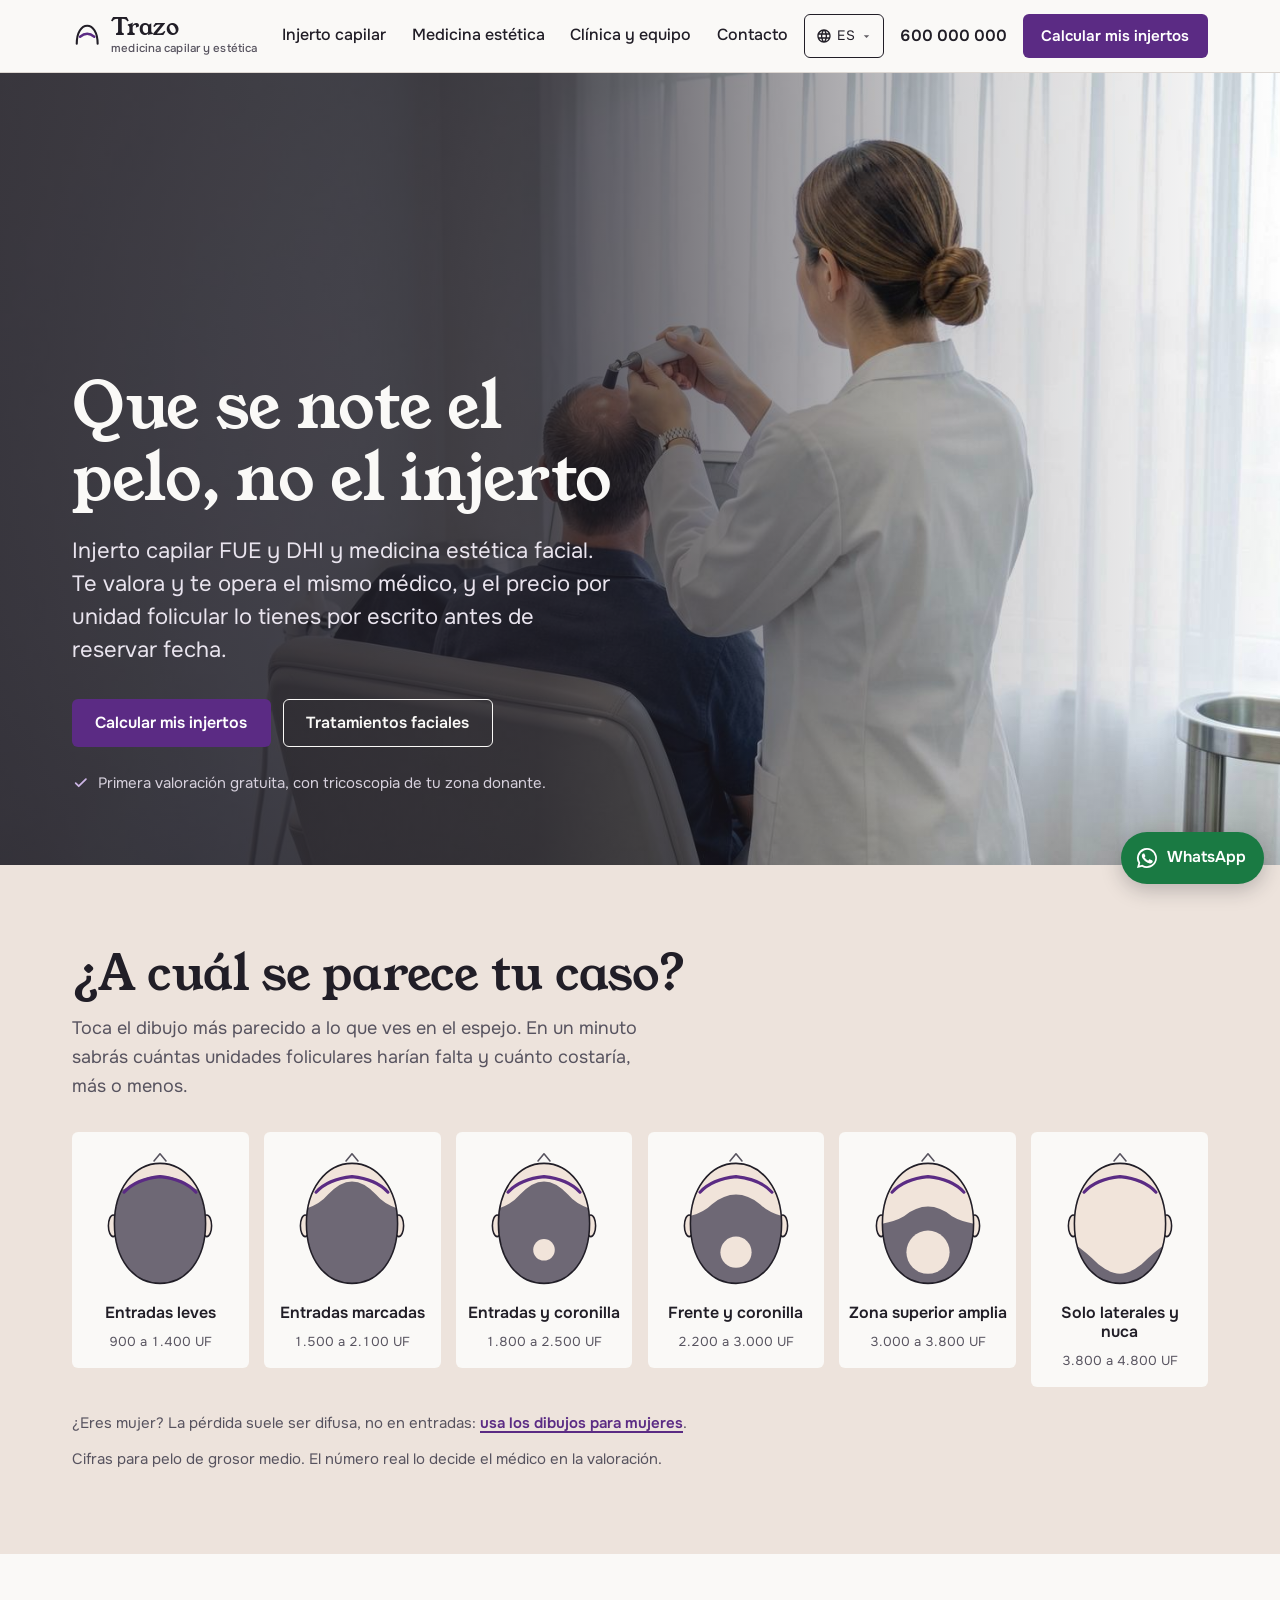
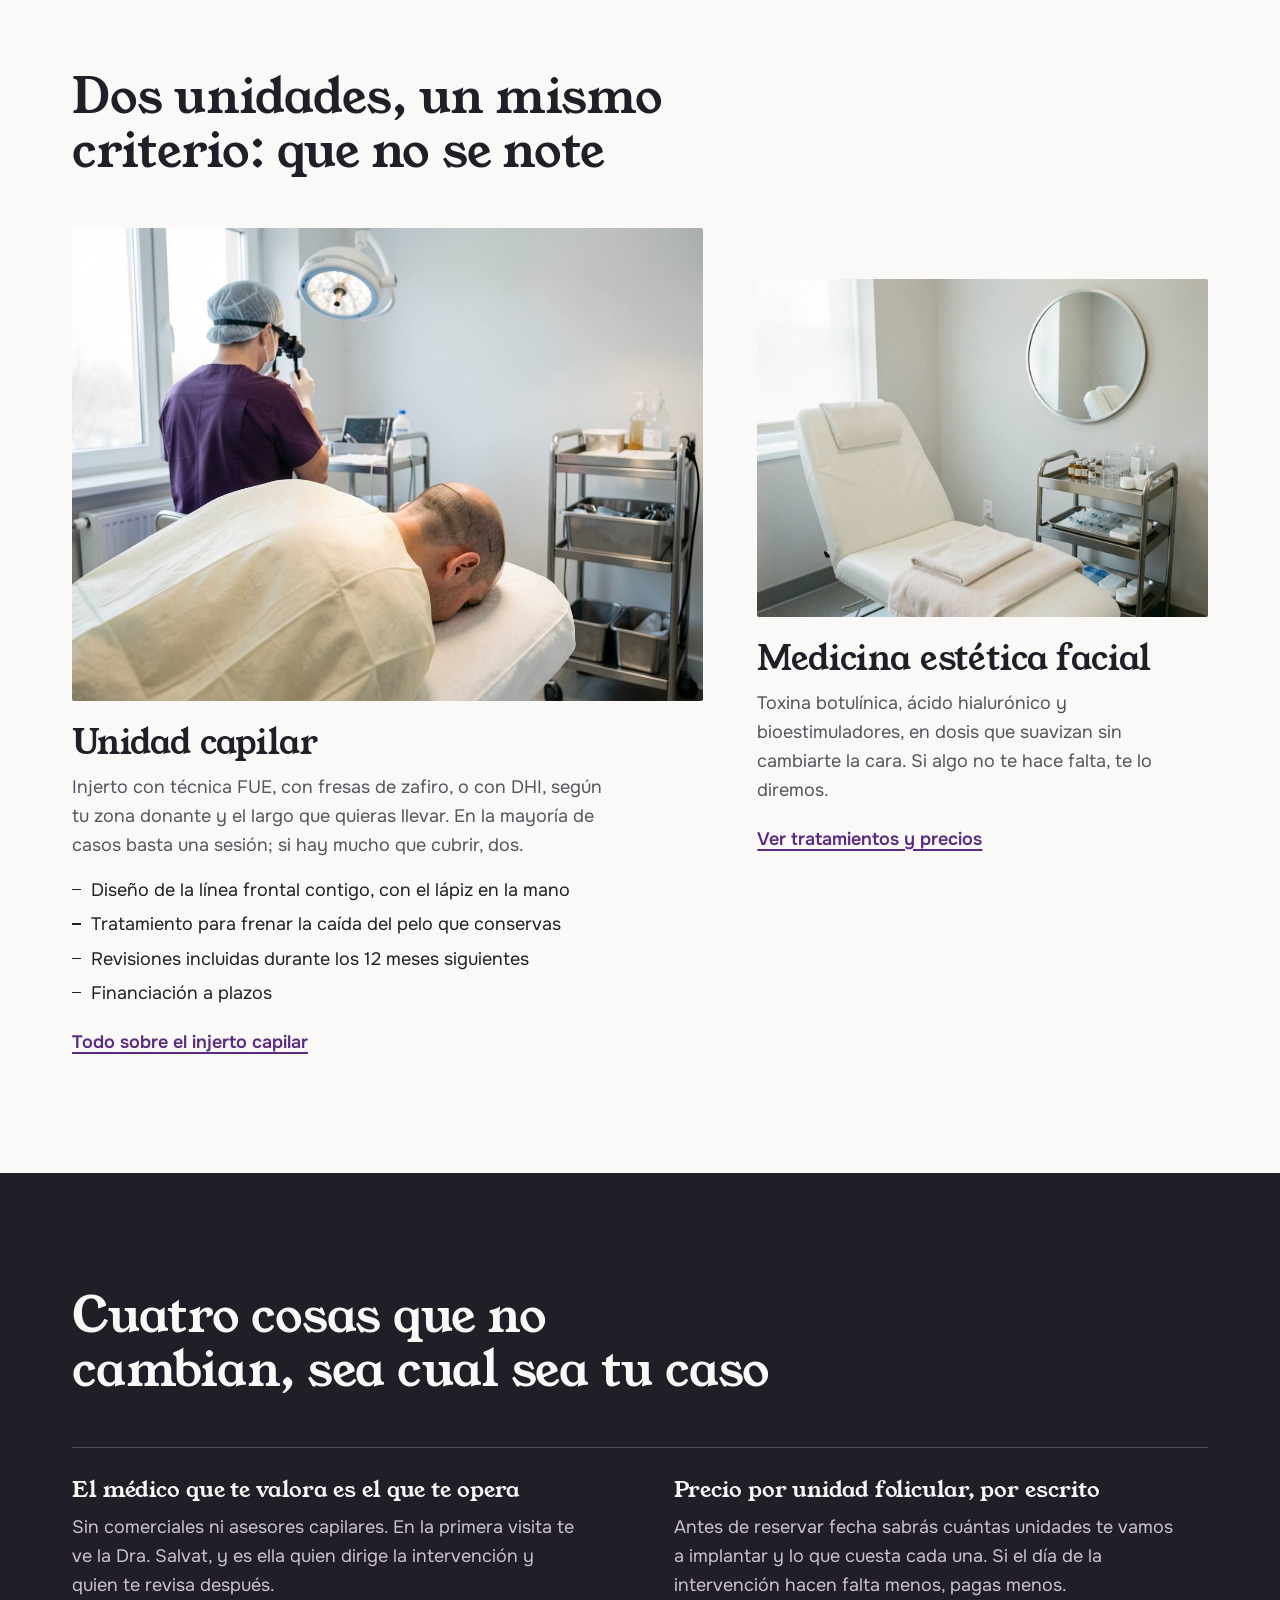
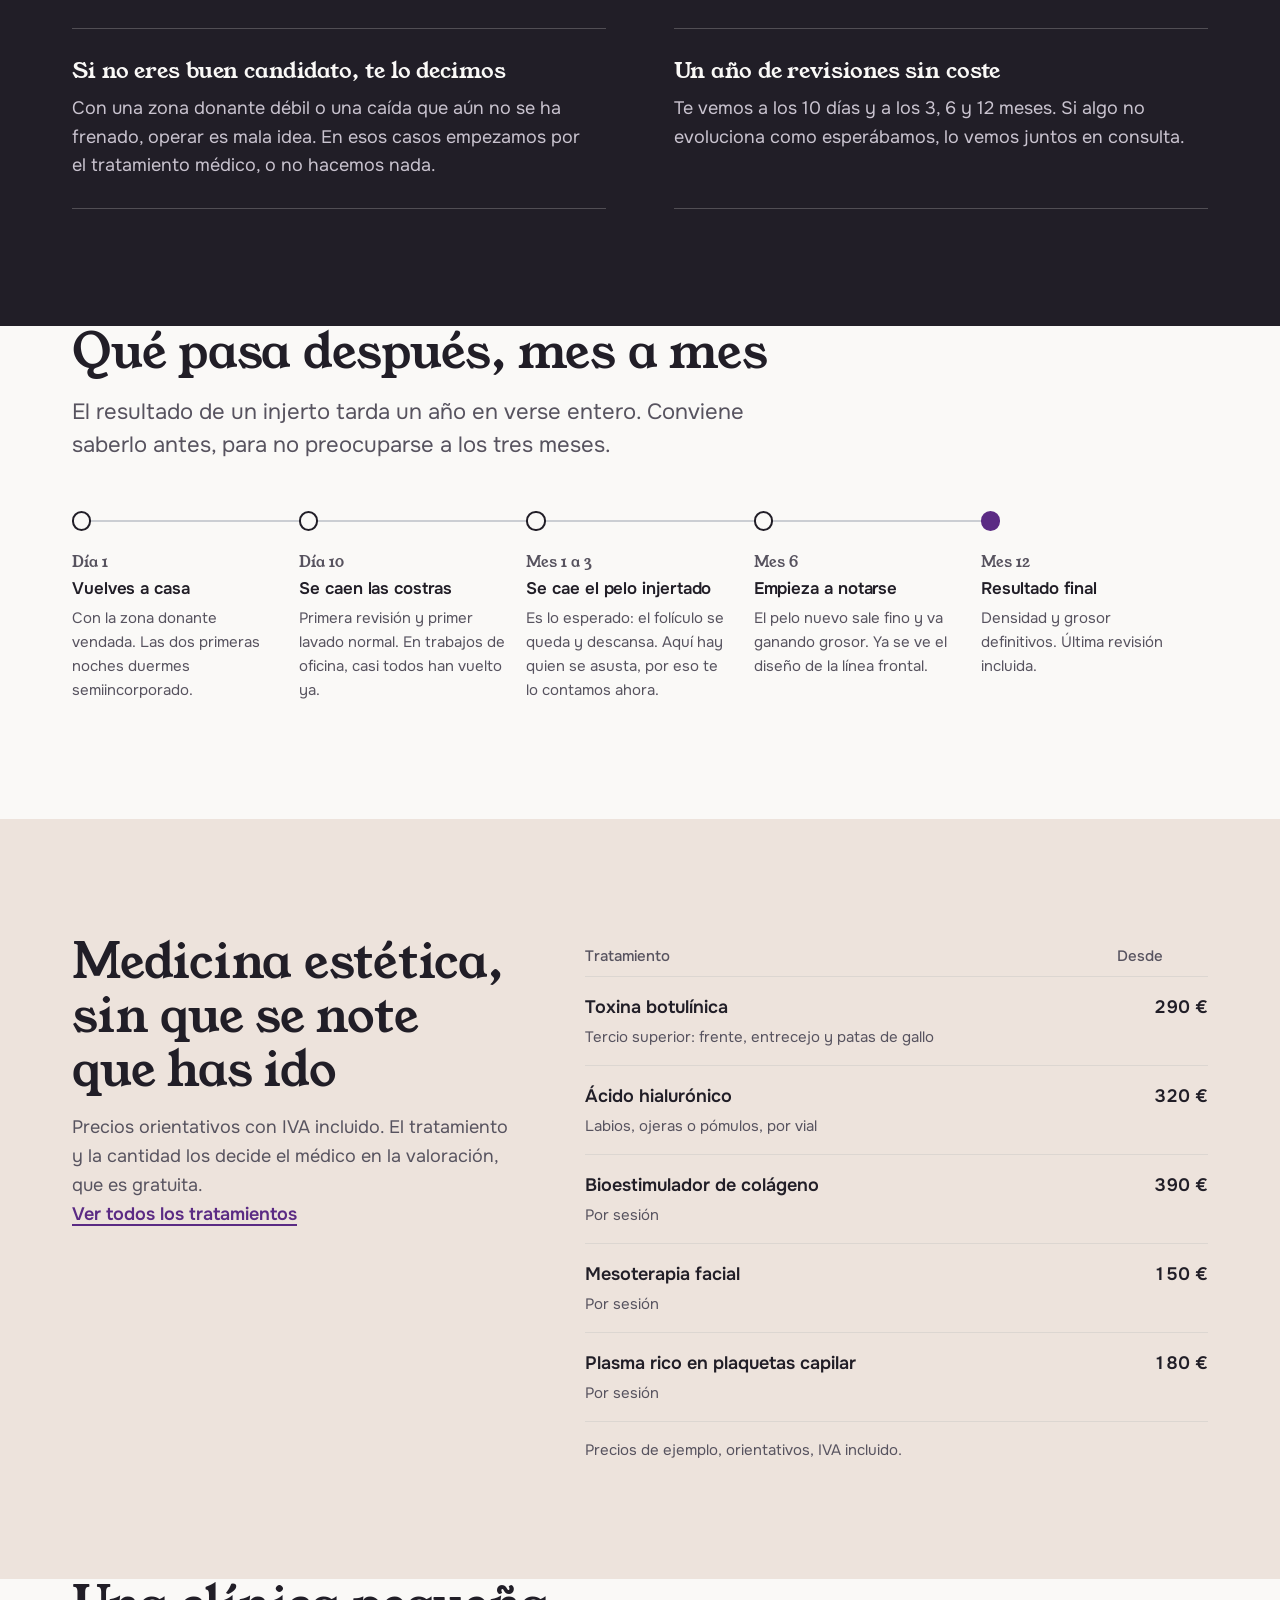
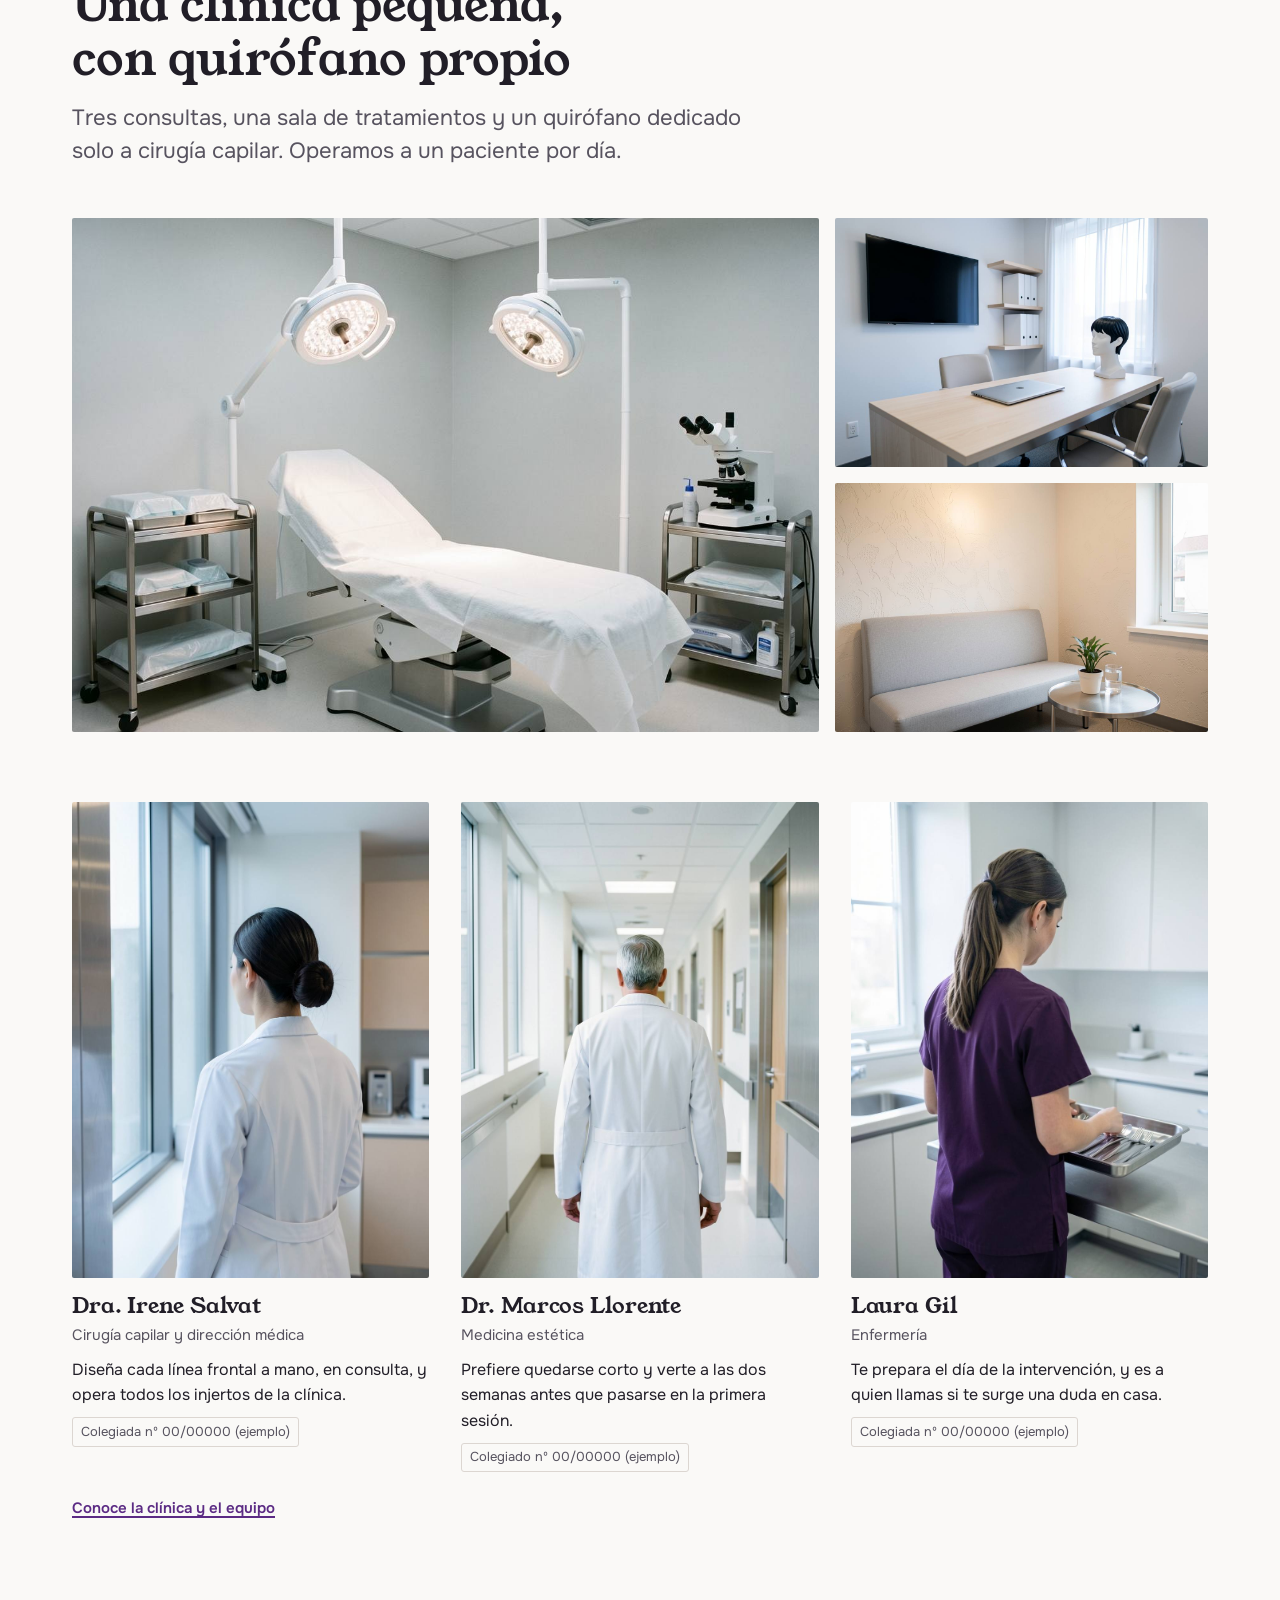
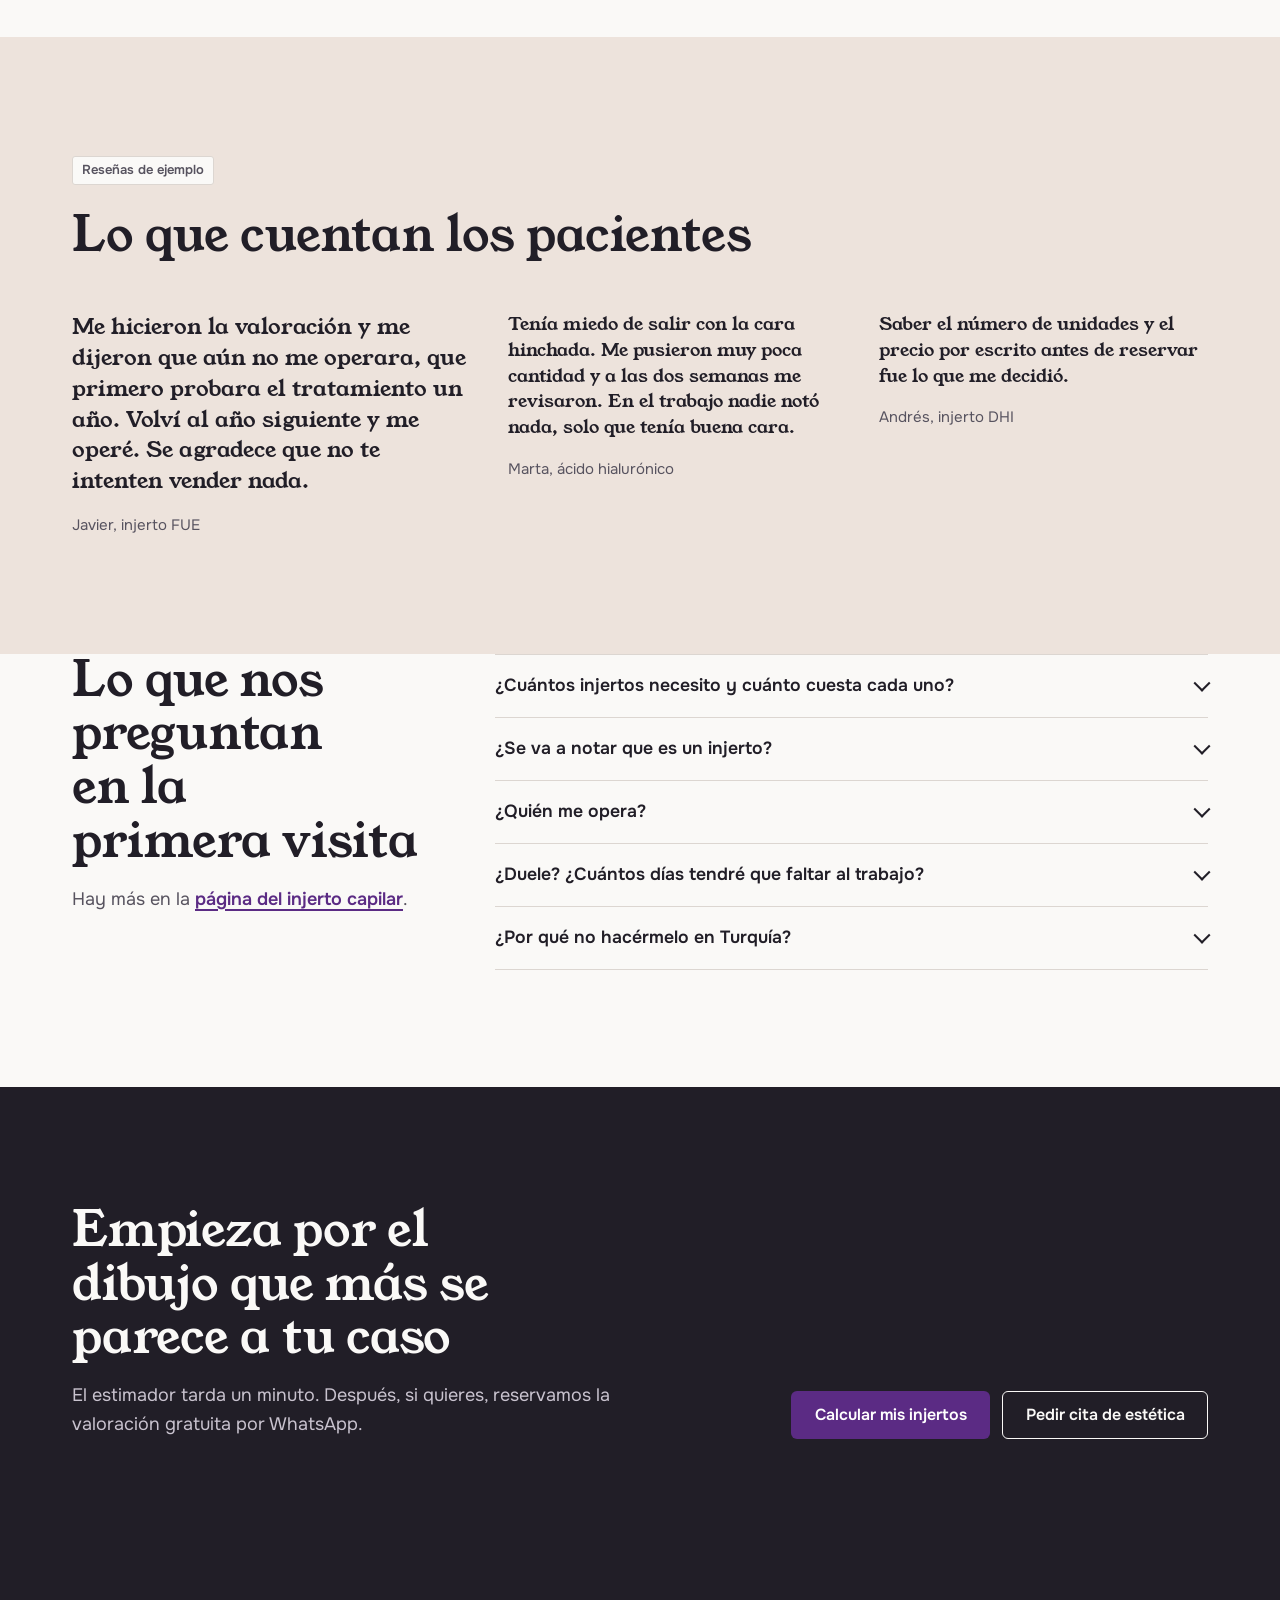
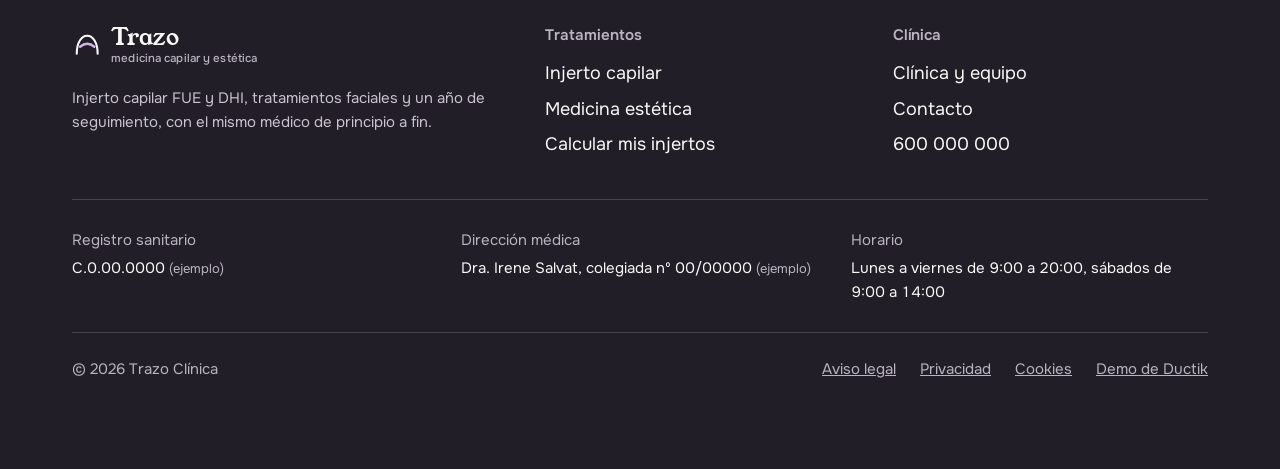
<file: index.html>
<!DOCTYPE html>
<html lang="es">
<head>
  <meta charset="UTF-8">
  <meta name="viewport" content="width=device-width, initial-scale=1">
  <title>Trazo Clínica · Injerto capilar y medicina estética con el médico que te opera</title>
  <meta name="description" content="Injerto capilar FUE y DHI y medicina estética facial. Te valora y te opera el mismo médico, con precio por unidad folicular por escrito. Calcula tus injertos en un minuto.">
  <meta property="og:type" content="website">
  <meta property="og:title" content="Trazo Clínica · Injerto capilar y medicina estética con el médico que te opera">
  <meta property="og:description" content="Injerto capilar FUE y DHI y medicina estética facial. Te valora y te opera el mismo médico, con precio por unidad folicular por escrito. Calcula tus injertos en un minuto.">
  <meta property="og:image" content="https://trazo-clinica.pages.dev/assets/img/hero.jpg">
  <meta name="twitter:card" content="summary_large_image">
  <!-- Web de demostració: no s'indexa (PLA.md §Honestedat). -->
  <meta name="robots" content="noindex, nofollow">
  <meta name="theme-color" content="#FAF9F7">
  <link rel="icon" href="assets/favicon.svg" type="image/svg+xml">
  <link rel="preload" href="assets/fonts/YoungSerif.woff2" as="font" type="font/woff2" crossorigin>
  <link rel="preload" href="assets/fonts/Onest-var.woff2" as="font" type="font/woff2" crossorigin>
  <link rel="stylesheet" href="css/styles.css">
  <script type="application/ld+json">
  {
    "@context": "https://schema.org",
    "@type": "MedicalClinic",
    "name": "Trazo Clínica",
    "description": "Clínica de medicina capilar y estética: injerto capilar FUE y DHI, tratamientos faciales y seguimiento durante un año.",
    "telephone": "+34600000000",
    "priceRange": "€€€",
    "medicalSpecialty": ["Dermatologic", "PlasticSurgery"],
    "openingHours": ["Mo-Fr 09:00-20:00", "Sa 09:00-14:00"],
    "availableService": [
      { "@type": "MedicalProcedure", "name": "Injerto capilar FUE con zafiro" },
      { "@type": "MedicalProcedure", "name": "Injerto capilar DHI" },
      { "@type": "MedicalProcedure", "name": "Toxina botulínica" },
      { "@type": "MedicalProcedure", "name": "Ácido hialurónico" },
      { "@type": "MedicalProcedure", "name": "Plasma rico en plaquetas capilar" }
    ]
  }
  </script>
  <script src="js/i18n.js"></script>
</head>
<body>
  <a class="salta" href="#contenido">Saltar al contenido</a>

  <header class="cap">
    <div class="wrap cap-in">
      <a class="marca" href="index.html" aria-label="Trazo Clínica, inicio">
        <svg viewBox="0 0 32 32" aria-hidden="true"><path d="M5 24C5 12 10 5 16 5s11 7 11 19" fill="none" stroke="currentColor" stroke-width="2.2" stroke-linecap="round"/><path d="M8.5 16.5Q16 10.5 23.5 16.5" fill="none" stroke="#5B2B84" stroke-width="2.6" stroke-linecap="round"/></svg>
        <span>Trazo<small>medicina capilar y estética</small></span>
      </a>
      <nav class="nav" id="nav" aria-label="Principal">
        <a href="injerto-capilar.html">Injerto capilar</a>
        <a href="medicina-estetica.html">Medicina estética</a>
        <a href="clinica-y-equipo.html">Clínica y equipo</a>
        <a href="contacto.html">Contacto</a>
      </nav>
      <!-- Desplegable d'idioma (plantilla: <skill web-demo>/assets/i18n/tria-idioma.html).
           NOMÉS existeix si el JS ha arrencat: js/i18n.js posa `te-js` a
           l'<html> des del <head>. Un control mort val menys que cap control. -->
      <div class="tria-idioma" data-idioma-tria>
        <button class="tria-idioma-boto" type="button" data-idioma-boto
                aria-expanded="false" aria-haspopup="true"
                aria-label="Idioma de la página">
          <svg viewBox="0 0 24 24" aria-hidden="true" focusable="false"><path d="M12 2C6.48 2 2 6.48 2 12s4.48 10 10 10 10-4.48 10-10S17.52 2 12 2Zm6.93 6h-2.95a15.65 15.65 0 0 0-1.38-3.56A8.03 8.03 0 0 1 18.92 8ZM12 4.04c.83 1.2 1.48 2.53 1.91 3.96h-3.82c.43-1.43 1.08-2.76 1.91-3.96ZM4.26 14a7.85 7.85 0 0 1 0-4h3.38a16.6 16.6 0 0 0-.14 2c0 .68.06 1.34.14 2Zm.82 2h2.95c.32 1.25.78 2.45 1.38 3.56A7.99 7.99 0 0 1 5.08 16Zm2.95-8H5.08a7.99 7.99 0 0 1 4.33-3.56A15.65 15.65 0 0 0 8.03 8ZM12 19.96c-.83-1.2-1.48-2.53-1.91-3.96h3.82c-.43 1.43-1.08 2.76-1.91 3.96ZM14.34 14H9.66c-.09-.66-.16-1.32-.16-2 0-.68.07-1.35.16-2h4.68c.09.65.16 1.32.16 2 0 .68-.07 1.34-.16 2Zm.25 5.56c.6-1.11 1.06-2.31 1.38-3.56h2.95a8.03 8.03 0 0 1-4.33 3.56ZM16.36 14c.08-.66.14-1.32.14-2 0-.68-.06-1.34-.14-2h3.38a7.85 7.85 0 0 1 0 4Z"/></svg>
          <span data-idioma-actual data-sense-traduir>ES</span>
          <svg class="tria-idioma-punta" viewBox="0 0 24 24" aria-hidden="true" focusable="false"><path d="M12 15 6 9h12z"/></svg>
        </button>
        <!-- Cada idioma es diu com es diu ell mateix, no traduït: qui busca la
             seva llengua busca la paraula que coneix. Sempre CA · ES · EN. -->
        <ul class="tria-idioma-menu" data-idioma-menu data-sense-traduir hidden>
          <li><button type="button" data-idioma-opcio="ca" lang="ca">Català</button></li>
          <li><button type="button" data-idioma-opcio="es" lang="es">Castellano</button></li>
          <li><button type="button" data-idioma-opcio="en" lang="en">English</button></li>
        </ul>
      </div>
      <a class="cap-tel" href="tel:+34600000000">600 000 000</a>
      <a class="btn btn-principal" href="estimador.html">Calcular mis injertos</a>
      <button class="nav-obre" type="button" aria-expanded="false" aria-controls="nav"><span></span><span class="visually-hidden">Menú</span></button>
    </div>
  </header>

  <main id="contenido">
    <section class="hero" aria-labelledby="titulo-hero">
      <div class="hero-foto">
        <img src="assets/img/hero.jpg" alt="Una médica revisa con un tricoscopio la coronilla de un paciente sentado en la consulta" width="1600" height="900" fetchpriority="high">
      </div>
      <div class="wrap">
        <div class="hero-in">
          <h1 id="titulo-hero">Que se note el pelo, no el injerto</h1>
          <p class="hero-sub">Injerto capilar FUE y DHI y medicina estética facial. Te valora y te opera el mismo médico, y el precio por unidad folicular lo tienes por escrito antes de reservar fecha.</p>
          <div class="botons">
            <a class="btn btn-principal" href="estimador.html">Calcular mis injertos</a>
            <a class="btn btn-secundari" href="medicina-estetica.html">Tratamientos faciales</a>
          </div>
          <p class="hero-nota">
            <svg viewBox="0 0 24 24" aria-hidden="true"><path d="M5 12.5l4.2 4.2L19 7" fill="none" stroke="currentColor" stroke-width="2.4" stroke-linecap="round" stroke-linejoin="round"/></svg>
            Primera valoración gratuita, con tricoscopia de tu zona donante.
          </p>
        </div>
      </div>
    </section>

    <section class="franja" aria-labelledby="titulo-franja">
      <div class="wrap">
        <div class="franja-cap">
          <div>
            <h2 id="titulo-franja">¿A cuál se parece tu caso?</h2>
            <p>Toca el dibujo más parecido a lo que ves en el espejo. En un minuto sabrás cuántas unidades foliculares harían falta y cuánto costaría, más o menos.</p>
          </div>
        </div>
        <ul class="patrons" data-patrons>
          <li><a class="patro" href="estimador.html?patron=n2"><svg class="cap-dibuix" viewBox="0 0 100 120" aria-hidden="true" focusable="false"><defs><clipPath id="clip-n2"><path d="M50 12 C72 12 88 34 88 62 C88 92 72 112 50 112 C28 112 12 92 12 62 C12 34 28 12 50 12Z"/></clipPath></defs><ellipse class="d-pell d-contorn-orella" cx="11" cy="64" rx="4" ry="9"/><ellipse class="d-pell" cx="89" cy="64" rx="4" ry="9"/><ellipse class="d-contorn" cx="11" cy="64" rx="4" ry="9"/><ellipse class="d-contorn" cx="89" cy="64" rx="4" ry="9"/><g clip-path="url(#clip-n2)"><path class="d-cabell" d="M50 12 C72 12 88 34 88 62 C88 92 72 112 50 112 C28 112 12 92 12 62 C12 34 28 12 50 12Z"/><path class="d-pell" d="M0 0H100V38 Q80 36 70 28 Q60 22 50 22 Q40 22 30 28 Q20 36 0 38Z"/></g><path class="d-contorn" d="M50 12 C72 12 88 34 88 62 C88 92 72 112 50 112 C28 112 12 92 12 62 C12 34 28 12 50 12Z"/><path class="d-front" d="M45 10 L50 4 L55 10"/><path class="d-traz" pathLength="1" d="M20 36 Q30 25 50 23 Q70 25 80 36"/></svg><span class="patro-nom">Entradas leves</span><span class="patro-uf">900 a 1.400 UF</span></a></li>
          <li><a class="patro" href="estimador.html?patron=n3"><svg class="cap-dibuix" viewBox="0 0 100 120" aria-hidden="true" focusable="false"><defs><clipPath id="clip-n3"><path d="M50 12 C72 12 88 34 88 62 C88 92 72 112 50 112 C28 112 12 92 12 62 C12 34 28 12 50 12Z"/></clipPath></defs><ellipse class="d-pell d-contorn-orella" cx="11" cy="64" rx="4" ry="9"/><ellipse class="d-pell" cx="89" cy="64" rx="4" ry="9"/><ellipse class="d-contorn" cx="11" cy="64" rx="4" ry="9"/><ellipse class="d-contorn" cx="89" cy="64" rx="4" ry="9"/><g clip-path="url(#clip-n3)"><path class="d-cabell" d="M50 12 C72 12 88 34 88 62 C88 92 72 112 50 112 C28 112 12 92 12 62 C12 34 28 12 50 12Z"/><path class="d-pell" d="M0 0H100V52 Q80 50 70 38 Q60 27 50 27 Q40 27 30 38 Q20 50 0 52Z"/></g><path class="d-contorn" d="M50 12 C72 12 88 34 88 62 C88 92 72 112 50 112 C28 112 12 92 12 62 C12 34 28 12 50 12Z"/><path class="d-front" d="M45 10 L50 4 L55 10"/><path class="d-traz" pathLength="1" d="M20 36 Q30 25 50 23 Q70 25 80 36"/></svg><span class="patro-nom">Entradas marcadas</span><span class="patro-uf">1.500 a 2.100 UF</span></a></li>
          <li><a class="patro" href="estimador.html?patron=n3v"><svg class="cap-dibuix" viewBox="0 0 100 120" aria-hidden="true" focusable="false"><defs><clipPath id="clip-n3v"><path d="M50 12 C72 12 88 34 88 62 C88 92 72 112 50 112 C28 112 12 92 12 62 C12 34 28 12 50 12Z"/></clipPath></defs><ellipse class="d-pell d-contorn-orella" cx="11" cy="64" rx="4" ry="9"/><ellipse class="d-pell" cx="89" cy="64" rx="4" ry="9"/><ellipse class="d-contorn" cx="11" cy="64" rx="4" ry="9"/><ellipse class="d-contorn" cx="89" cy="64" rx="4" ry="9"/><g clip-path="url(#clip-n3v)"><path class="d-cabell" d="M50 12 C72 12 88 34 88 62 C88 92 72 112 50 112 C28 112 12 92 12 62 C12 34 28 12 50 12Z"/><path class="d-pell" d="M0 0H100V52 Q80 50 70 38 Q60 27 50 27 Q40 27 30 38 Q20 50 0 52Z"/><circle class="d-pell" cx="50" cy="84" r="9"/></g><path class="d-contorn" d="M50 12 C72 12 88 34 88 62 C88 92 72 112 50 112 C28 112 12 92 12 62 C12 34 28 12 50 12Z"/><path class="d-front" d="M45 10 L50 4 L55 10"/><path class="d-traz" pathLength="1" d="M20 36 Q30 25 50 23 Q70 25 80 36"/></svg><span class="patro-nom">Entradas y coronilla</span><span class="patro-uf">1.800 a 2.500 UF</span></a></li>
          <li><a class="patro" href="estimador.html?patron=n4"><svg class="cap-dibuix" viewBox="0 0 100 120" aria-hidden="true" focusable="false"><defs><clipPath id="clip-n4"><path d="M50 12 C72 12 88 34 88 62 C88 92 72 112 50 112 C28 112 12 92 12 62 C12 34 28 12 50 12Z"/></clipPath></defs><ellipse class="d-pell d-contorn-orella" cx="11" cy="64" rx="4" ry="9"/><ellipse class="d-pell" cx="89" cy="64" rx="4" ry="9"/><ellipse class="d-contorn" cx="11" cy="64" rx="4" ry="9"/><ellipse class="d-contorn" cx="89" cy="64" rx="4" ry="9"/><g clip-path="url(#clip-n4)"><path class="d-cabell" d="M50 12 C72 12 88 34 88 62 C88 92 72 112 50 112 C28 112 12 92 12 62 C12 34 28 12 50 12Z"/><path class="d-pell" d="M0 0H100V58 Q80 56 70 46 Q60 38 50 38 Q40 38 30 46 Q20 56 0 58Z"/><circle class="d-pell" cx="50" cy="86" r="13"/></g><path class="d-contorn" d="M50 12 C72 12 88 34 88 62 C88 92 72 112 50 112 C28 112 12 92 12 62 C12 34 28 12 50 12Z"/><path class="d-front" d="M45 10 L50 4 L55 10"/><path class="d-traz" pathLength="1" d="M20 36 Q30 25 50 23 Q70 25 80 36"/></svg><span class="patro-nom">Frente y coronilla</span><span class="patro-uf">2.200 a 3.000 UF</span></a></li>
          <li><a class="patro" href="estimador.html?patron=n5"><svg class="cap-dibuix" viewBox="0 0 100 120" aria-hidden="true" focusable="false"><defs><clipPath id="clip-n5"><path d="M50 12 C72 12 88 34 88 62 C88 92 72 112 50 112 C28 112 12 92 12 62 C12 34 28 12 50 12Z"/></clipPath></defs><ellipse class="d-pell d-contorn-orella" cx="11" cy="64" rx="4" ry="9"/><ellipse class="d-pell" cx="89" cy="64" rx="4" ry="9"/><ellipse class="d-contorn" cx="11" cy="64" rx="4" ry="9"/><ellipse class="d-contorn" cx="89" cy="64" rx="4" ry="9"/><g clip-path="url(#clip-n5)"><path class="d-cabell" d="M50 12 C72 12 88 34 88 62 C88 92 72 112 50 112 C28 112 12 92 12 62 C12 34 28 12 50 12Z"/><path class="d-pell" d="M0 0H100V64 Q80 62 70 56 Q60 48 50 48 Q40 48 30 56 Q20 62 0 64Z"/><circle class="d-pell" cx="50" cy="86" r="18"/></g><path class="d-contorn" d="M50 12 C72 12 88 34 88 62 C88 92 72 112 50 112 C28 112 12 92 12 62 C12 34 28 12 50 12Z"/><path class="d-front" d="M45 10 L50 4 L55 10"/><path class="d-traz" pathLength="1" d="M20 36 Q30 25 50 23 Q70 25 80 36"/></svg><span class="patro-nom">Zona superior amplia</span><span class="patro-uf">3.000 a 3.800 UF</span></a></li>
          <li><a class="patro" href="estimador.html?patron=n6"><svg class="cap-dibuix" viewBox="0 0 100 120" aria-hidden="true" focusable="false"><defs><clipPath id="clip-n6"><path d="M50 12 C72 12 88 34 88 62 C88 92 72 112 50 112 C28 112 12 92 12 62 C12 34 28 12 50 12Z"/></clipPath></defs><ellipse class="d-pell d-contorn-orella" cx="11" cy="64" rx="4" ry="9"/><ellipse class="d-pell" cx="89" cy="64" rx="4" ry="9"/><ellipse class="d-contorn" cx="11" cy="64" rx="4" ry="9"/><ellipse class="d-contorn" cx="89" cy="64" rx="4" ry="9"/><g clip-path="url(#clip-n6)"><path class="d-cabell" d="M50 12 C72 12 88 34 88 62 C88 92 72 112 50 112 C28 112 12 92 12 62 C12 34 28 12 50 12Z"/><path class="d-pell" d="M0 0H100V72 Q84 80 68 96 Q58 104 50 104 Q42 104 32 96 Q16 80 0 72Z"/></g><path class="d-contorn" d="M50 12 C72 12 88 34 88 62 C88 92 72 112 50 112 C28 112 12 92 12 62 C12 34 28 12 50 12Z"/><path class="d-front" d="M45 10 L50 4 L55 10"/><path class="d-traz" pathLength="1" d="M20 36 Q30 25 50 23 Q70 25 80 36"/></svg><span class="patro-nom">Solo laterales y nuca</span><span class="patro-uf">3.800 a 4.800 UF</span></a></li>
        </ul>
        <div class="franja-peu">
          <p>¿Eres mujer? La pérdida suele ser difusa, no en entradas: <a class="enllac" href="estimador.html?sexo=mujer">usa los dibujos para mujeres</a>.</p>
          <p>Cifras para pelo de grosor medio. El número real lo decide el médico en la valoración.</p>
        </div>
      </div>
    </section>

    <section class="seccio" aria-labelledby="titulo-unitats">
      <div class="wrap">
        <div class="seccio-cap">
          <h2 id="titulo-unitats">Dos unidades, un mismo criterio: que no se note</h2>
        </div>
        <div class="unitats">
          <article class="unitat">
            <div class="foto foto-43">
              <img src="assets/img/unidad-capilar.jpg" alt="Cirujana con lupas de aumento durante un injerto capilar, vista de espaldas en el quirófano" width="1200" height="900" loading="lazy">
            </div>
            <h3>Unidad capilar</h3>
            <p>Injerto con técnica FUE, con fresas de zafiro, o con DHI, según tu zona donante y el largo que quieras llevar. En la mayoría de casos basta una sesión; si hay mucho que cubrir, dos.</p>
            <ul>
              <li>Diseño de la línea frontal contigo, con el lápiz en la mano</li>
              <li>Tratamiento para frenar la caída del pelo que conservas</li>
              <li>Revisiones incluidas durante los 12 meses siguientes</li>
              <li>Financiación a plazos</li>
            </ul>
            <a class="enllac" href="injerto-capilar.html">Todo sobre el injerto capilar</a>
          </article>
          <article class="unitat unitat-petita">
            <div class="foto foto-43">
              <img src="assets/img/unidad-estetica.jpg" alt="Sala de tratamientos con una camilla y una bandeja de acero con viales y jeringas estériles" width="1200" height="900" loading="lazy">
            </div>
            <h3>Medicina estética facial</h3>
            <p>Toxina botulínica, ácido hialurónico y bioestimuladores, en dosis que suavizan sin cambiarte la cara. Si algo no te hace falta, te lo diremos.</p>
            <a class="enllac" href="medicina-estetica.html">Ver tratamientos y precios</a>
          </article>
        </div>
      </div>
    </section>

    <section class="seccio fosc" aria-labelledby="titulo-compromisos">
      <div class="wrap">
        <div class="seccio-cap">
          <h2 id="titulo-compromisos">Cuatro cosas que no cambian, sea cual sea tu caso</h2>
        </div>
        <div class="compromisos">
          <div class="compromis">
            <h3>El médico que te valora es el que te opera</h3>
            <p>Sin comerciales ni asesores capilares. En la primera visita te ve la Dra. Salvat, y es ella quien dirige la intervención y quien te revisa después.</p>
          </div>
          <div class="compromis">
            <h3>Precio por unidad folicular, por escrito</h3>
            <p>Antes de reservar fecha sabrás cuántas unidades te vamos a implantar y lo que cuesta cada una. Si el día de la intervención hacen falta menos, pagas menos.</p>
          </div>
          <div class="compromis">
            <h3>Si no eres buen candidato, te lo decimos</h3>
            <p>Con una zona donante débil o una caída que aún no se ha frenado, operar es mala idea. En esos casos empezamos por el tratamiento médico, o no hacemos nada.</p>
          </div>
          <div class="compromis">
            <h3>Un año de revisiones sin coste</h3>
            <p>Te vemos a los 10 días y a los 3, 6 y 12 meses. Si algo no evoluciona como esperábamos, lo vemos juntos en consulta.</p>
          </div>
        </div>
      </div>
    </section>

    <section class="seccio" aria-labelledby="titulo-evolucion">
      <div class="wrap">
        <div class="seccio-cap">
          <h2 id="titulo-evolucion">Qué pasa después, mes a mes</h2>
          <p>El resultado de un injerto tarda un año en verse entero. Conviene saberlo antes, para no preocuparse a los tres meses.</p>
        </div>
        <ol class="evolucio">
          <li class="fita">
            <p class="fita-quan">Día 1</p>
            <h3>Vuelves a casa</h3>
            <p>Con la zona donante vendada. Las dos primeras noches duermes semiincorporado.</p>
          </li>
          <li class="fita">
            <p class="fita-quan">Día 10</p>
            <h3>Se caen las costras</h3>
            <p>Primera revisión y primer lavado normal. En trabajos de oficina, casi todos han vuelto ya.</p>
          </li>
          <li class="fita">
            <p class="fita-quan">Mes 1 a 3</p>
            <h3>Se cae el pelo injertado</h3>
            <p>Es lo esperado: el folículo se queda y descansa. Aquí hay quien se asusta, por eso te lo contamos ahora.</p>
          </li>
          <li class="fita">
            <p class="fita-quan">Mes 6</p>
            <h3>Empieza a notarse</h3>
            <p>El pelo nuevo sale fino y va ganando grosor. Ya se ve el diseño de la línea frontal.</p>
          </li>
          <li class="fita">
            <p class="fita-quan">Mes 12</p>
            <h3>Resultado final</h3>
            <p>Densidad y grosor definitivos. Última revisión incluida.</p>
          </li>
        </ol>
      </div>
    </section>

    <section class="seccio fons-piel" aria-labelledby="titulo-estetica">
      <div class="wrap preus-bloc">
        <div>
          <h2 id="titulo-estetica" class="titol-seccio">Medicina estética, sin que se note que has ido</h2>
          <p class="text-sec">Precios orientativos con IVA incluido. El tratamiento y la cantidad los decide el médico en la valoración, que es gratuita.</p>
          <p><a class="enllac" href="medicina-estetica.html">Ver todos los tratamientos</a></p>
        </div>
        <table class="preus">
          <caption>Precios de ejemplo, orientativos, IVA incluido.</caption>
          <thead><tr><th scope="col">Tratamiento</th><th scope="col">Desde</th></tr></thead>
          <tbody>
            <tr><th scope="row">Toxina botulínica<span>Tercio superior: frente, entrecejo y patas de gallo</span></th><td>290 €</td></tr>
            <tr><th scope="row">Ácido hialurónico<span>Labios, ojeras o pómulos, por vial</span></th><td>320 €</td></tr>
            <tr><th scope="row">Bioestimulador de colágeno<span>Por sesión</span></th><td>390 €</td></tr>
            <tr><th scope="row">Mesoterapia facial<span>Por sesión</span></th><td>150 €</td></tr>
            <tr><th scope="row">Plasma rico en plaquetas capilar<span>Por sesión</span></th><td>180 €</td></tr>
          </tbody>
        </table>
      </div>
    </section>

    <section class="seccio" aria-labelledby="titulo-clinica">
      <div class="wrap">
        <div class="seccio-cap">
          <h2 id="titulo-clinica">Una clínica pequeña, con quirófano propio</h2>
          <p>Tres consultas, una sala de tratamientos y un quirófano dedicado solo a cirugía capilar. Operamos a un paciente por día.</p>
        </div>
        <div class="galeria">
          <figure class="g-gran">
            <div class="foto">
              <img src="assets/img/quirofano.jpg" alt="Quirófano de cirugía capilar vacío, con camilla, lámparas y mesa de instrumental" width="1200" height="800" loading="lazy">
            </div>
          </figure>
          <figure>
            <div class="foto foto-32">
              <img src="assets/img/consulta.jpg" alt="Consulta médica con escritorio de madera clara y una maqueta de cuero cabelludo" width="1200" height="800" loading="lazy">
            </div>
          </figure>
          <figure>
            <div class="foto foto-32">
              <img src="assets/img/sala-espera.jpg" alt="Sala de espera tranquila con un banco tapizado y una planta" width="1200" height="800" loading="lazy">
            </div>
          </figure>
        </div>

        <div class="equip">
          <article class="persona">
            <div class="foto foto-34">
              <img src="assets/img/equipo-irene.jpg" alt="La Dra. Irene Salvat, de espaldas, junto a la ventana de la clínica" width="900" height="1200" loading="lazy">
            </div>
            <h3>Dra. Irene Salvat</h3>
            <p class="carrec">Cirugía capilar y dirección médica</p>
            <p>Diseña cada línea frontal a mano, en consulta, y opera todos los injertos de la clínica.</p>
            <span class="colegiat">Colegiada nº 00/00000 (ejemplo)</span>
          </article>
          <article class="persona">
            <div class="foto foto-34">
              <img src="assets/img/equipo-marcos.jpg" alt="El Dr. Marcos Llorente, de espaldas, en el pasillo de la clínica" width="900" height="1200" loading="lazy">
            </div>
            <h3>Dr. Marcos Llorente</h3>
            <p class="carrec">Medicina estética</p>
            <p>Prefiere quedarse corto y verte a las dos semanas antes que pasarse en la primera sesión.</p>
            <span class="colegiat">Colegiado nº 00/00000 (ejemplo)</span>
          </article>
          <article class="persona">
            <div class="foto foto-34">
              <img src="assets/img/equipo-laura.jpg" alt="Laura Gil, enfermera, de espaldas preparando una bandeja de instrumental" width="900" height="1200" loading="lazy">
            </div>
            <h3>Laura Gil</h3>
            <p class="carrec">Enfermería</p>
            <p>Te prepara el día de la intervención, y es a quien llamas si te surge una duda en casa.</p>
            <span class="colegiat">Colegiada nº 00/00000 (ejemplo)</span>
          </article>
        </div>
        <p class="franja-peu"><a class="enllac" href="clinica-y-equipo.html">Conoce la clínica y el equipo</a></p>
      </div>
    </section>

    <section class="seccio fons-piel" aria-labelledby="titulo-resenas">
      <div class="wrap">
        <div class="seccio-cap">
          <span class="distintiu">Reseñas de ejemplo</span>
          <h2 id="titulo-resenas">Lo que cuentan los pacientes</h2>
        </div>
        <div class="ressenyes">
          <figure class="ressenya">
            <blockquote data-idioma-original="es"><p>Me hicieron la valoración y me dijeron que aún no me operara, que primero probara el tratamiento un año. Volví al año siguiente y me operé. Se agradece que no te intenten vender nada.</p></blockquote>
            <figcaption>Javier, injerto FUE</figcaption>
          </figure>
          <figure class="ressenya">
            <blockquote data-idioma-original="es"><p>Tenía miedo de salir con la cara hinchada. Me pusieron muy poca cantidad y a las dos semanas me revisaron. En el trabajo nadie notó nada, solo que tenía buena cara.</p></blockquote>
            <figcaption>Marta, ácido hialurónico</figcaption>
          </figure>
          <figure class="ressenya">
            <blockquote data-idioma-original="es"><p>Saber el número de unidades y el precio por escrito antes de reservar fue lo que me decidió.</p></blockquote>
            <figcaption>Andrés, injerto DHI</figcaption>
          </figure>
        </div>
      </div>
    </section>

    <section class="seccio" aria-labelledby="titulo-faq">
      <div class="wrap faq-bloc">
        <div>
          <h2 id="titulo-faq" class="titol-seccio">Lo que nos preguntan en la primera visita</h2>
          <p class="text-sec">Hay más en la <a class="enllac" href="injerto-capilar.html#preguntas">página del injerto capilar</a>.</p>
        </div>
        <div class="faq">
          <details>
            <summary>¿Cuántos injertos necesito y cuánto cuesta cada uno?</summary>
            <div class="resposta">
              <p>Depende de la zona a cubrir y de cómo sea tu pelo. Unas entradas leves pueden necesitar unas 1.000 unidades foliculares; una zona superior amplia, más de 3.000.</p>
              <p>El <a class="enllac" href="estimador.html">estimador</a> te da una cifra orientativa en un minuto. El número exacto lo fija el médico con tricoscopia en la valoración, y el precio por unidad te lo damos por escrito.</p>
            </div>
          </details>
          <details>
            <summary>¿Se va a notar que es un injerto?</summary>
            <div class="resposta">
              <p>Lo que delata un injerto es una línea frontal recta y densa de golpe. La diseñamos irregular, con unidades de un solo pelo delante, y acorde con tu edad: una línea de 20 años en una cara de 45 no queda natural.</p>
              <p>La dibujamos contigo antes de empezar, y no se opera hasta que te convence.</p>
            </div>
          </details>
          <details>
            <summary>¿Quién me opera?</summary>
            <div class="resposta">
              <p>La Dra. Irene Salvat dirige todas las intervenciones y hace la parte médica: el diseño, la anestesia y la apertura de los canales. La acompaña un equipo de enfermería con formación específica en injerto capilar.</p>
            </div>
          </details>
          <details>
            <summary>¿Duele? ¿Cuántos días tendré que faltar al trabajo?</summary>
            <div class="resposta">
              <p>Se hace con anestesia local, y lo que más se nota son los pinchazos del principio. Después, la mayoría habla de molestias leves las dos primeras noches.</p>
              <p>En un trabajo de oficina se suele volver entre el tercer y el séptimo día. Si tu trabajo es físico o al sol, cuenta con dos semanas.</p>
            </div>
          </details>
          <details>
            <summary>¿Por qué no hacérmelo en Turquía?</summary>
            <div class="resposta">
              <p>Allí puede salir más barato, y hay clínicas muy buenas. Lo difícil es el después: si algo no evoluciona bien, tu médico está a un vuelo de distancia. Aquí las revisiones del primer año están incluidas y a una llamada.</p>
            </div>
          </details>
        </div>
      </div>
    </section>

    <section class="seccio fosc" aria-labelledby="titulo-cta">
      <div class="wrap cta-final">
        <div>
          <h2 id="titulo-cta">Empieza por el dibujo que más se parece a tu caso</h2>
          <p>El estimador tarda un minuto. Después, si quieres, reservamos la valoración gratuita por WhatsApp.</p>
        </div>
        <div class="botons">
          <a class="btn btn-principal" href="estimador.html">Calcular mis injertos</a>
          <a class="btn btn-secundari" href="contacto.html?motivo=estetica">Pedir cita de estética</a>
        </div>
      </div>
    </section>
  </main>

  <footer class="peu">
    <div class="wrap">
      <div class="peu-dalt">
        <div>
          <a class="marca" href="index.html" aria-label="Trazo Clínica, inicio">
            <svg viewBox="0 0 32 32" aria-hidden="true"><path d="M5 24C5 12 10 5 16 5s11 7 11 19" fill="none" stroke="currentColor" stroke-width="2.2" stroke-linecap="round"/><path d="M8.5 16.5Q16 10.5 23.5 16.5" fill="none" stroke="#CDB6E6" stroke-width="2.6" stroke-linecap="round"/></svg>
            <span>Trazo<small>medicina capilar y estética</small></span>
          </a>
          <p>Injerto capilar FUE y DHI, tratamientos faciales y un año de seguimiento, con el mismo médico de principio a fin.</p>
        </div>
        <div>
          <h2>Tratamientos</h2>
          <ul>
            <li><a href="injerto-capilar.html">Injerto capilar</a></li>
            <li><a href="medicina-estetica.html">Medicina estética</a></li>
            <li><a href="estimador.html">Calcular mis injertos</a></li>
          </ul>
        </div>
        <div>
          <h2>Clínica</h2>
          <ul>
            <li><a href="clinica-y-equipo.html">Clínica y equipo</a></li>
            <li><a href="contacto.html">Contacto</a></li>
            <li><a href="tel:+34600000000">600 000 000</a></li>
          </ul>
        </div>
      </div>
      <dl class="sanitari">
        <div><dt>Registro sanitario</dt><dd>C.0.00.0000 <span class="ex">(ejemplo)</span></dd></div>
        <div><dt>Dirección médica</dt><dd>Dra. Irene Salvat, colegiada nº 00/00000 <span class="ex">(ejemplo)</span></dd></div>
        <div><dt>Horario</dt><dd>Lunes a viernes de 9:00 a 20:00, sábados de 9:00 a 14:00</dd></div>
      </dl>
      <div class="peu-baix">
        <span>© 2026 Trazo Clínica</span>
        <a href="aviso-legal.html">Aviso legal</a>
        <a href="politica-privacidad.html">Privacidad</a>
        <a href="politica-cookies.html">Cookies</a>
        <a class="peu-ductik" href="https://ductik.com/">Demo de Ductik</a>
      </div>
    </div>
  </footer>

  <a class="wa-flota" href="https://wa.me/34600000000" target="_blank" rel="noopener" aria-label="Escríbenos por WhatsApp">
    <svg viewBox="0 0 24 24" aria-hidden="true"><path fill="currentColor" d="M12 2a10 10 0 0 0-8.6 15.1L2 22l5-1.3A10 10 0 1 0 12 2Zm0 18.2a8.2 8.2 0 0 1-4.2-1.2l-.3-.2-3 .8.8-2.9-.2-.3A8.2 8.2 0 1 1 12 20.2Zm4.5-6.1c-.2-.1-1.5-.7-1.7-.8s-.4-.1-.6.1-.7.8-.8 1-.3.2-.5.1a6.7 6.7 0 0 1-3.3-2.9c-.3-.4.3-.4.7-1.3a.5.5 0 0 0 0-.5l-.8-1.9c-.2-.5-.4-.4-.6-.4h-.5a1 1 0 0 0-.7.3 3 3 0 0 0-.9 2.2 5.2 5.2 0 0 0 1.1 2.8 11.9 11.9 0 0 0 4.6 4c1.7.7 2.4.8 3.2.7a2.8 2.8 0 0 0 1.8-1.3 2.3 2.3 0 0 0 .2-1.3c-.1-.1-.3-.2-.5-.3Z"/></svg>
    <span>WhatsApp</span>
  </a>

  <script src="js/traduccions.js" defer></script>
  <script src="js/main.js" defer></script>
</body>
</html>
</file>
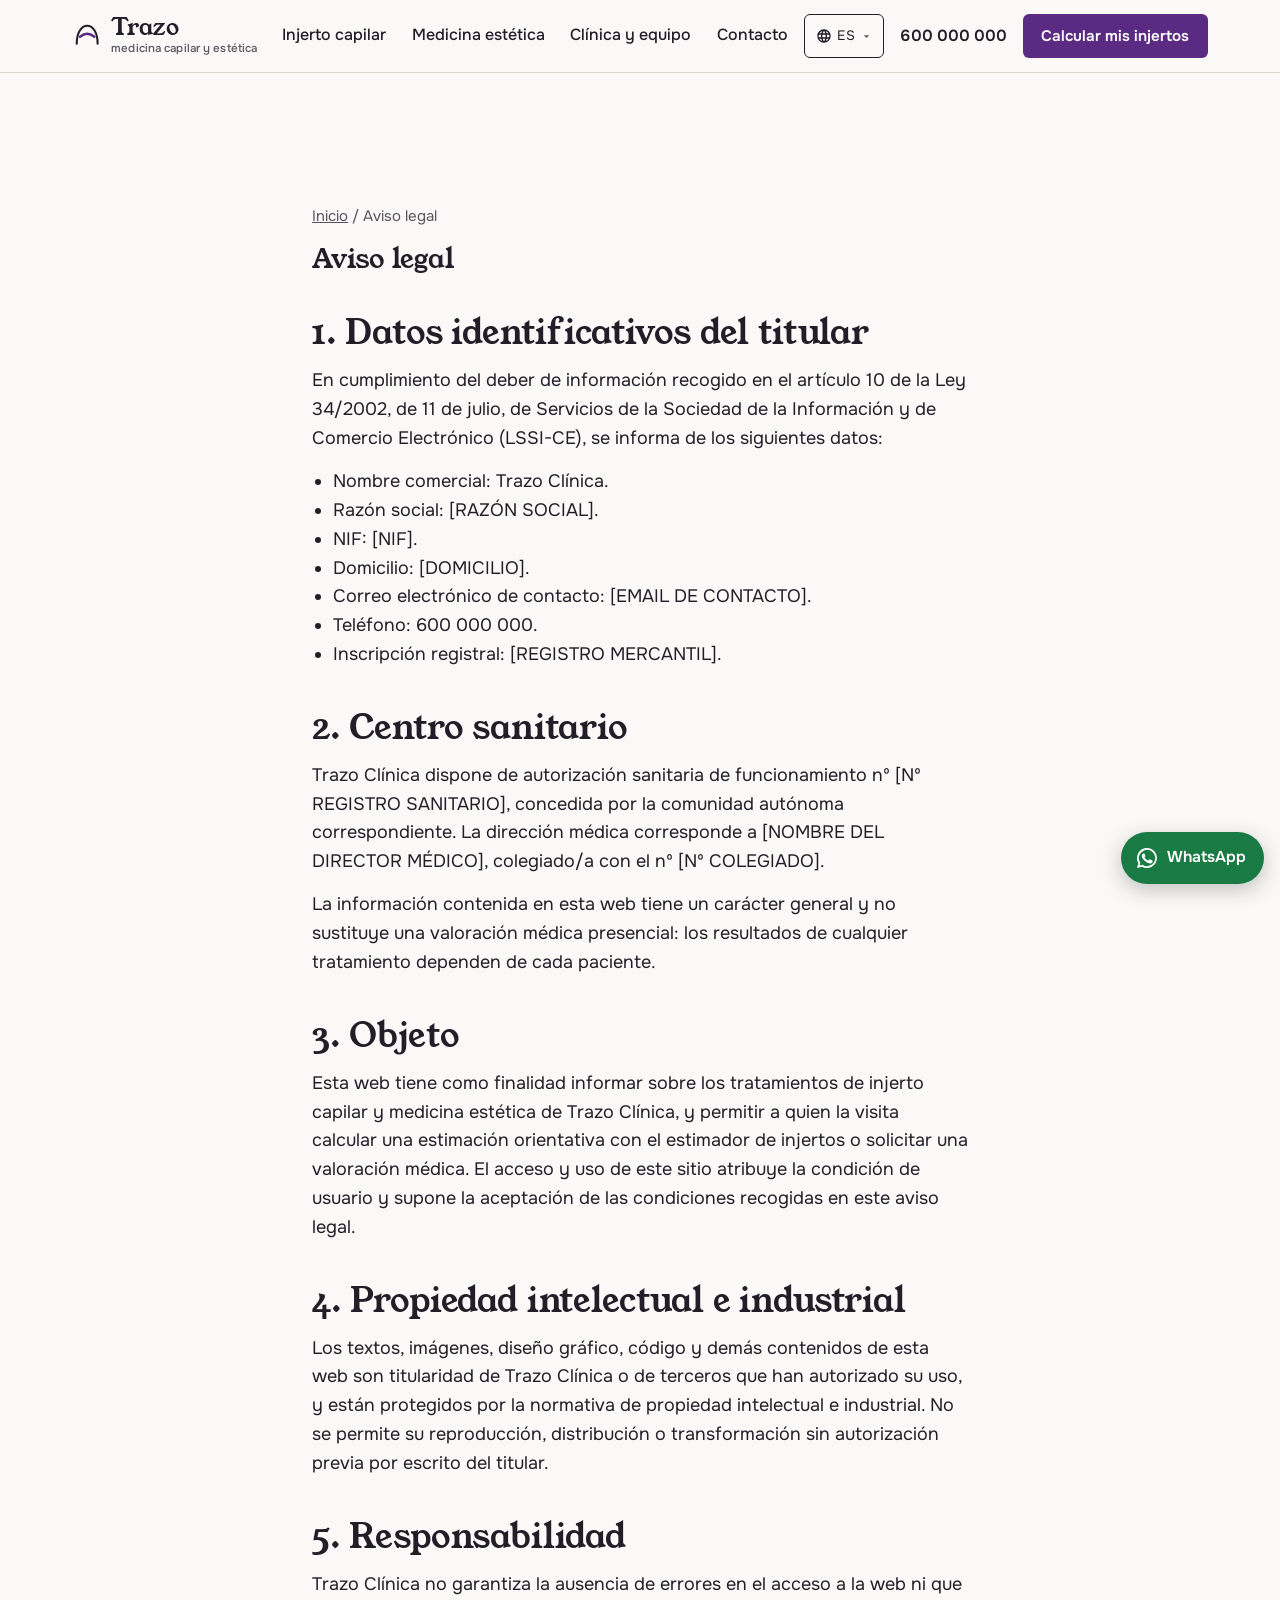
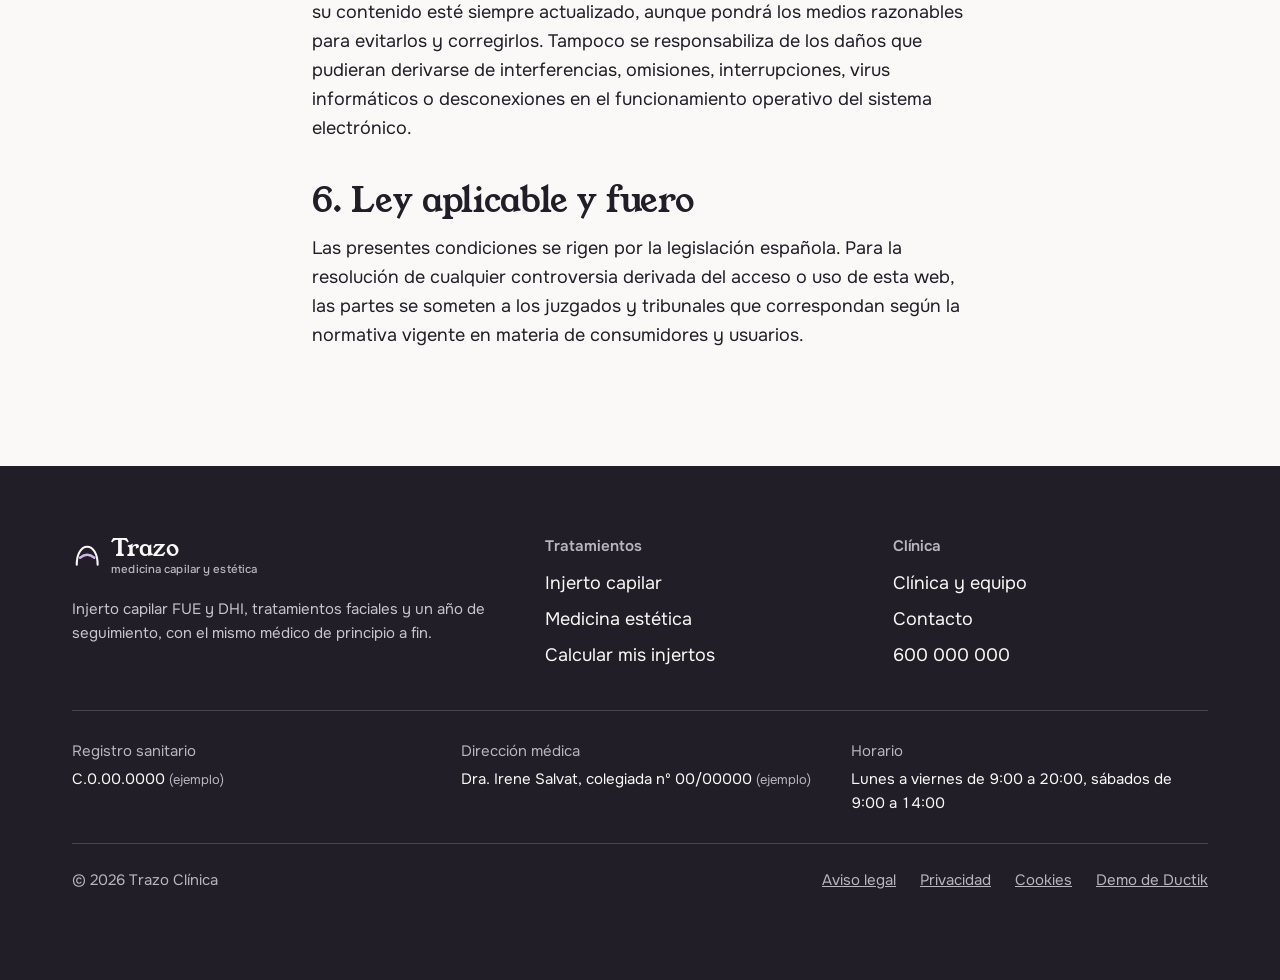
<file: aviso-legal.html>
<!DOCTYPE html>
<html lang="es">
<head>
  <meta charset="UTF-8">
  <meta name="viewport" content="width=device-width, initial-scale=1">
  <title>Aviso legal · Trazo Clínica</title>
  <meta name="description" content="Datos identificativos, autorización sanitaria, propiedad intelectual y condiciones de uso de esta web.">
  <!-- Web de demostració: no s'indexa (PLA.md §Honestedat). -->
  <meta name="robots" content="noindex, nofollow">
  <meta name="theme-color" content="#FAF9F7">
  <link rel="icon" href="assets/favicon.svg" type="image/svg+xml">
  <link rel="preload" href="assets/fonts/YoungSerif.woff2" as="font" type="font/woff2" crossorigin>
  <link rel="preload" href="assets/fonts/Onest-var.woff2" as="font" type="font/woff2" crossorigin>
  <link rel="stylesheet" href="css/styles.css">
  <script src="js/i18n.js"></script>
</head>
<body>
  <a class="salta" href="#contenido">Saltar al contenido</a>

  <header class="cap">
    <div class="wrap cap-in">
      <a class="marca" href="index.html" aria-label="Trazo Clínica, inicio">
        <svg viewBox="0 0 32 32" aria-hidden="true"><path d="M5 24C5 12 10 5 16 5s11 7 11 19" fill="none" stroke="currentColor" stroke-width="2.2" stroke-linecap="round"/><path d="M8.5 16.5Q16 10.5 23.5 16.5" fill="none" stroke="#5B2B84" stroke-width="2.6" stroke-linecap="round"/></svg>
        <span>Trazo<small>medicina capilar y estética</small></span>
      </a>
      <nav class="nav" id="nav" aria-label="Principal">
        <a href="injerto-capilar.html">Injerto capilar</a>
        <a href="medicina-estetica.html">Medicina estética</a>
        <a href="clinica-y-equipo.html">Clínica y equipo</a>
        <a href="contacto.html">Contacto</a>
      </nav>
      <!-- Desplegable d'idioma (plantilla: <skill web-demo>/assets/i18n/tria-idioma.html).
           NOMÉS existeix si el JS ha arrencat: js/i18n.js posa `te-js` a
           l'<html> des del <head>. Un control mort val menys que cap control. -->
      <div class="tria-idioma" data-idioma-tria>
        <button class="tria-idioma-boto" type="button" data-idioma-boto
                aria-expanded="false" aria-haspopup="true"
                aria-label="Idioma de la página">
          <svg viewBox="0 0 24 24" aria-hidden="true" focusable="false"><path d="M12 2C6.48 2 2 6.48 2 12s4.48 10 10 10 10-4.48 10-10S17.52 2 12 2Zm6.93 6h-2.95a15.65 15.65 0 0 0-1.38-3.56A8.03 8.03 0 0 1 18.92 8ZM12 4.04c.83 1.2 1.48 2.53 1.91 3.96h-3.82c.43-1.43 1.08-2.76 1.91-3.96ZM4.26 14a7.85 7.85 0 0 1 0-4h3.38a16.6 16.6 0 0 0-.14 2c0 .68.06 1.34.14 2Zm.82 2h2.95c.32 1.25.78 2.45 1.38 3.56A7.99 7.99 0 0 1 5.08 16Zm2.95-8H5.08a7.99 7.99 0 0 1 4.33-3.56A15.65 15.65 0 0 0 8.03 8ZM12 19.96c-.83-1.2-1.48-2.53-1.91-3.96h3.82c-.43 1.43-1.08 2.76-1.91 3.96ZM14.34 14H9.66c-.09-.66-.16-1.32-.16-2 0-.68.07-1.35.16-2h4.68c.09.65.16 1.32.16 2 0 .68-.07 1.34-.16 2Zm.25 5.56c.6-1.11 1.06-2.31 1.38-3.56h2.95a8.03 8.03 0 0 1-4.33 3.56ZM16.36 14c.08-.66.14-1.32.14-2 0-.68-.06-1.34-.14-2h3.38a7.85 7.85 0 0 1 0 4Z"/></svg>
          <span data-idioma-actual data-sense-traduir>ES</span>
          <svg class="tria-idioma-punta" viewBox="0 0 24 24" aria-hidden="true" focusable="false"><path d="M12 15 6 9h12z"/></svg>
        </button>
        <!-- Cada idioma es diu com es diu ell mateix, no traduït: qui busca la
             seva llengua busca la paraula que coneix. Sempre CA · ES · EN. -->
        <ul class="tria-idioma-menu" data-idioma-menu data-sense-traduir hidden>
          <li><button type="button" data-idioma-opcio="ca" lang="ca">Català</button></li>
          <li><button type="button" data-idioma-opcio="es" lang="es">Castellano</button></li>
          <li><button type="button" data-idioma-opcio="en" lang="en">English</button></li>
        </ul>
      </div>
      <a class="cap-tel" href="tel:+34600000000">600 000 000</a>
      <a class="btn btn-principal" href="estimador.html">Calcular mis injertos</a>
      <button class="nav-obre" type="button" aria-expanded="false" aria-controls="nav"><span></span><span class="visually-hidden">Menú</span></button>
    </div>
  </header>

  <main id="contenido">
    <section class="seccio">
      <div class="wrap legal">
        <p class="molla"><a href="index.html">Inicio</a> / Aviso legal</p>
        <h1>Aviso legal</h1>

        <h2>1. Datos identificativos del titular</h2>
        <p>En cumplimiento del deber de información recogido en el artículo 10 de la Ley 34/2002, de 11 de julio, de Servicios de la Sociedad de la Información y de Comercio Electrónico (LSSI-CE), se informa de los siguientes datos:</p>
        <ul>
          <li>Nombre comercial: Trazo Clínica.</li>
          <li>Razón social: [RAZÓN SOCIAL].</li>
          <li>NIF: [NIF].</li>
          <li>Domicilio: [DOMICILIO].</li>
          <li>Correo electrónico de contacto: [EMAIL DE CONTACTO].</li>
          <li>Teléfono: 600 000 000.</li>
          <li>Inscripción registral: [REGISTRO MERCANTIL].</li>
        </ul>

        <h2>2. Centro sanitario</h2>
        <p>Trazo Clínica dispone de autorización sanitaria de funcionamiento nº [Nº REGISTRO SANITARIO], concedida por la comunidad autónoma correspondiente. La dirección médica corresponde a [NOMBRE DEL DIRECTOR MÉDICO], colegiado/a con el nº [Nº COLEGIADO].</p>
        <p>La información contenida en esta web tiene un carácter general y no sustituye una valoración médica presencial: los resultados de cualquier tratamiento dependen de cada paciente.</p>

        <h2>3. Objeto</h2>
        <p>Esta web tiene como finalidad informar sobre los tratamientos de injerto capilar y medicina estética de Trazo Clínica, y permitir a quien la visita calcular una estimación orientativa con el estimador de injertos o solicitar una valoración médica. El acceso y uso de este sitio atribuye la condición de usuario y supone la aceptación de las condiciones recogidas en este aviso legal.</p>

        <h2>4. Propiedad intelectual e industrial</h2>
        <p>Los textos, imágenes, diseño gráfico, código y demás contenidos de esta web son titularidad de Trazo Clínica o de terceros que han autorizado su uso, y están protegidos por la normativa de propiedad intelectual e industrial. No se permite su reproducción, distribución o transformación sin autorización previa por escrito del titular.</p>

        <h2>5. Responsabilidad</h2>
        <p>Trazo Clínica no garantiza la ausencia de errores en el acceso a la web ni que su contenido esté siempre actualizado, aunque pondrá los medios razonables para evitarlos y corregirlos. Tampoco se responsabiliza de los daños que pudieran derivarse de interferencias, omisiones, interrupciones, virus informáticos o desconexiones en el funcionamiento operativo del sistema electrónico.</p>

        <h2>6. Ley aplicable y fuero</h2>
        <p>Las presentes condiciones se rigen por la legislación española. Para la resolución de cualquier controversia derivada del acceso o uso de esta web, las partes se someten a los juzgados y tribunales que correspondan según la normativa vigente en materia de consumidores y usuarios.</p>
      </div>
    </section>
  </main>

  <footer class="peu">
    <div class="wrap">
      <div class="peu-dalt">
        <div>
          <a class="marca" href="index.html" aria-label="Trazo Clínica, inicio">
            <svg viewBox="0 0 32 32" aria-hidden="true"><path d="M5 24C5 12 10 5 16 5s11 7 11 19" fill="none" stroke="currentColor" stroke-width="2.2" stroke-linecap="round"/><path d="M8.5 16.5Q16 10.5 23.5 16.5" fill="none" stroke="#CDB6E6" stroke-width="2.6" stroke-linecap="round"/></svg>
            <span>Trazo<small>medicina capilar y estética</small></span>
          </a>
          <p>Injerto capilar FUE y DHI, tratamientos faciales y un año de seguimiento, con el mismo médico de principio a fin.</p>
        </div>
        <div>
          <h2>Tratamientos</h2>
          <ul>
            <li><a href="injerto-capilar.html">Injerto capilar</a></li>
            <li><a href="medicina-estetica.html">Medicina estética</a></li>
            <li><a href="estimador.html">Calcular mis injertos</a></li>
          </ul>
        </div>
        <div>
          <h2>Clínica</h2>
          <ul>
            <li><a href="clinica-y-equipo.html">Clínica y equipo</a></li>
            <li><a href="contacto.html">Contacto</a></li>
            <li><a href="tel:+34600000000">600 000 000</a></li>
          </ul>
        </div>
      </div>
      <dl class="sanitari">
        <div><dt>Registro sanitario</dt><dd>C.0.00.0000 <span class="ex">(ejemplo)</span></dd></div>
        <div><dt>Dirección médica</dt><dd>Dra. Irene Salvat, colegiada nº 00/00000 <span class="ex">(ejemplo)</span></dd></div>
        <div><dt>Horario</dt><dd>Lunes a viernes de 9:00 a 20:00, sábados de 9:00 a 14:00</dd></div>
      </dl>
      <div class="peu-baix">
        <span>© 2026 Trazo Clínica</span>
        <a href="aviso-legal.html" aria-current="page">Aviso legal</a>
        <a href="politica-privacidad.html">Privacidad</a>
        <a href="politica-cookies.html">Cookies</a>
        <a class="peu-ductik" href="https://ductik.com/">Demo de Ductik</a>
      </div>
    </div>
  </footer>

  <a class="wa-flota" href="https://wa.me/34600000000" target="_blank" rel="noopener" aria-label="Escríbenos por WhatsApp">
    <svg viewBox="0 0 24 24" aria-hidden="true"><path fill="currentColor" d="M12 2a10 10 0 0 0-8.6 15.1L2 22l5-1.3A10 10 0 1 0 12 2Zm0 18.2a8.2 8.2 0 0 1-4.2-1.2l-.3-.2-3 .8.8-2.9-.2-.3A8.2 8.2 0 1 1 12 20.2Zm4.5-6.1c-.2-.1-1.5-.7-1.7-.8s-.4-.1-.6.1-.7.8-.8 1-.3.2-.5.1a6.7 6.7 0 0 1-3.3-2.9c-.3-.4.3-.4.7-1.3a.5.5 0 0 0 0-.5l-.8-1.9c-.2-.5-.4-.4-.6-.4h-.5a1 1 0 0 0-.7.3 3 3 0 0 0-.9 2.2 5.2 5.2 0 0 0 1.1 2.8 11.9 11.9 0 0 0 4.6 4c1.7.7 2.4.8 3.2.7a2.8 2.8 0 0 0 1.8-1.3 2.3 2.3 0 0 0 .2-1.3c-.1-.1-.3-.2-.5-.3Z"/></svg>
    <span>WhatsApp</span>
  </a>

  <script src="js/traduccions.js" defer></script>
  <script src="js/main.js" defer></script>
</body>
</html>
</file>
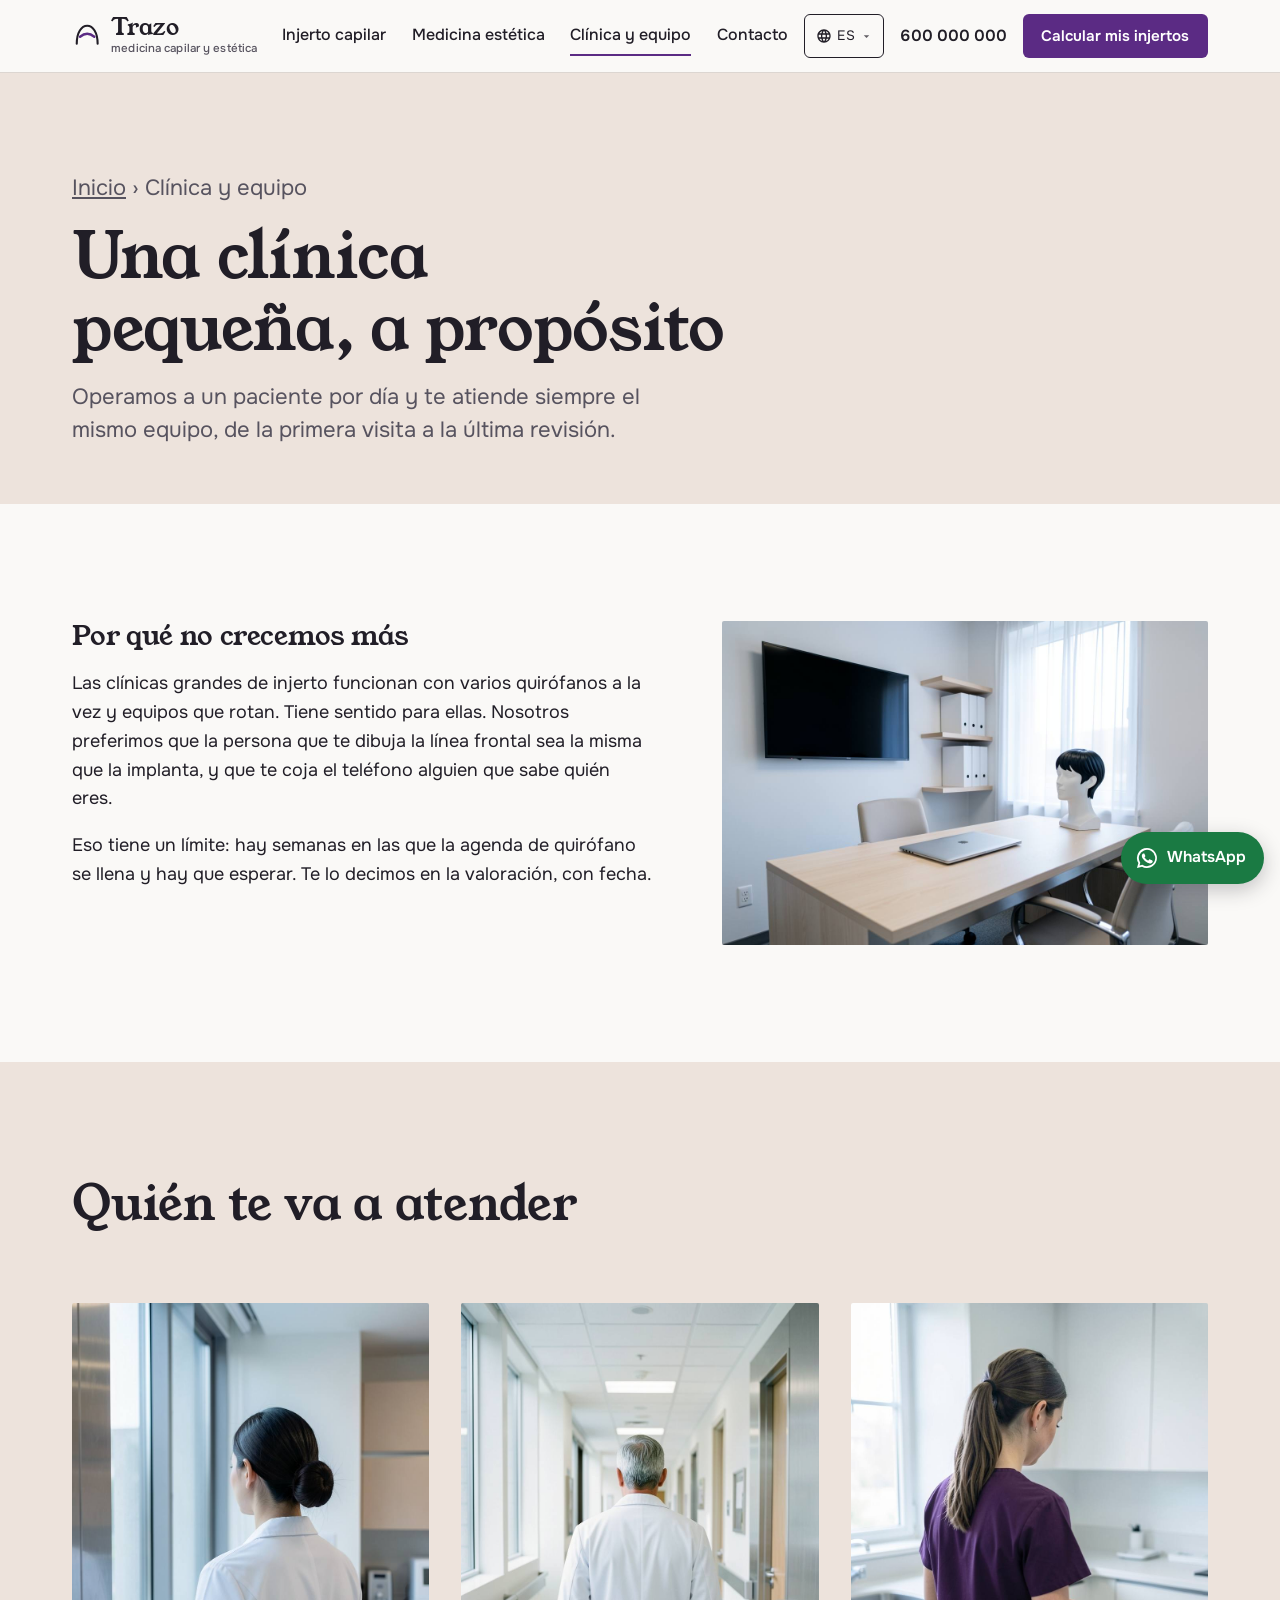
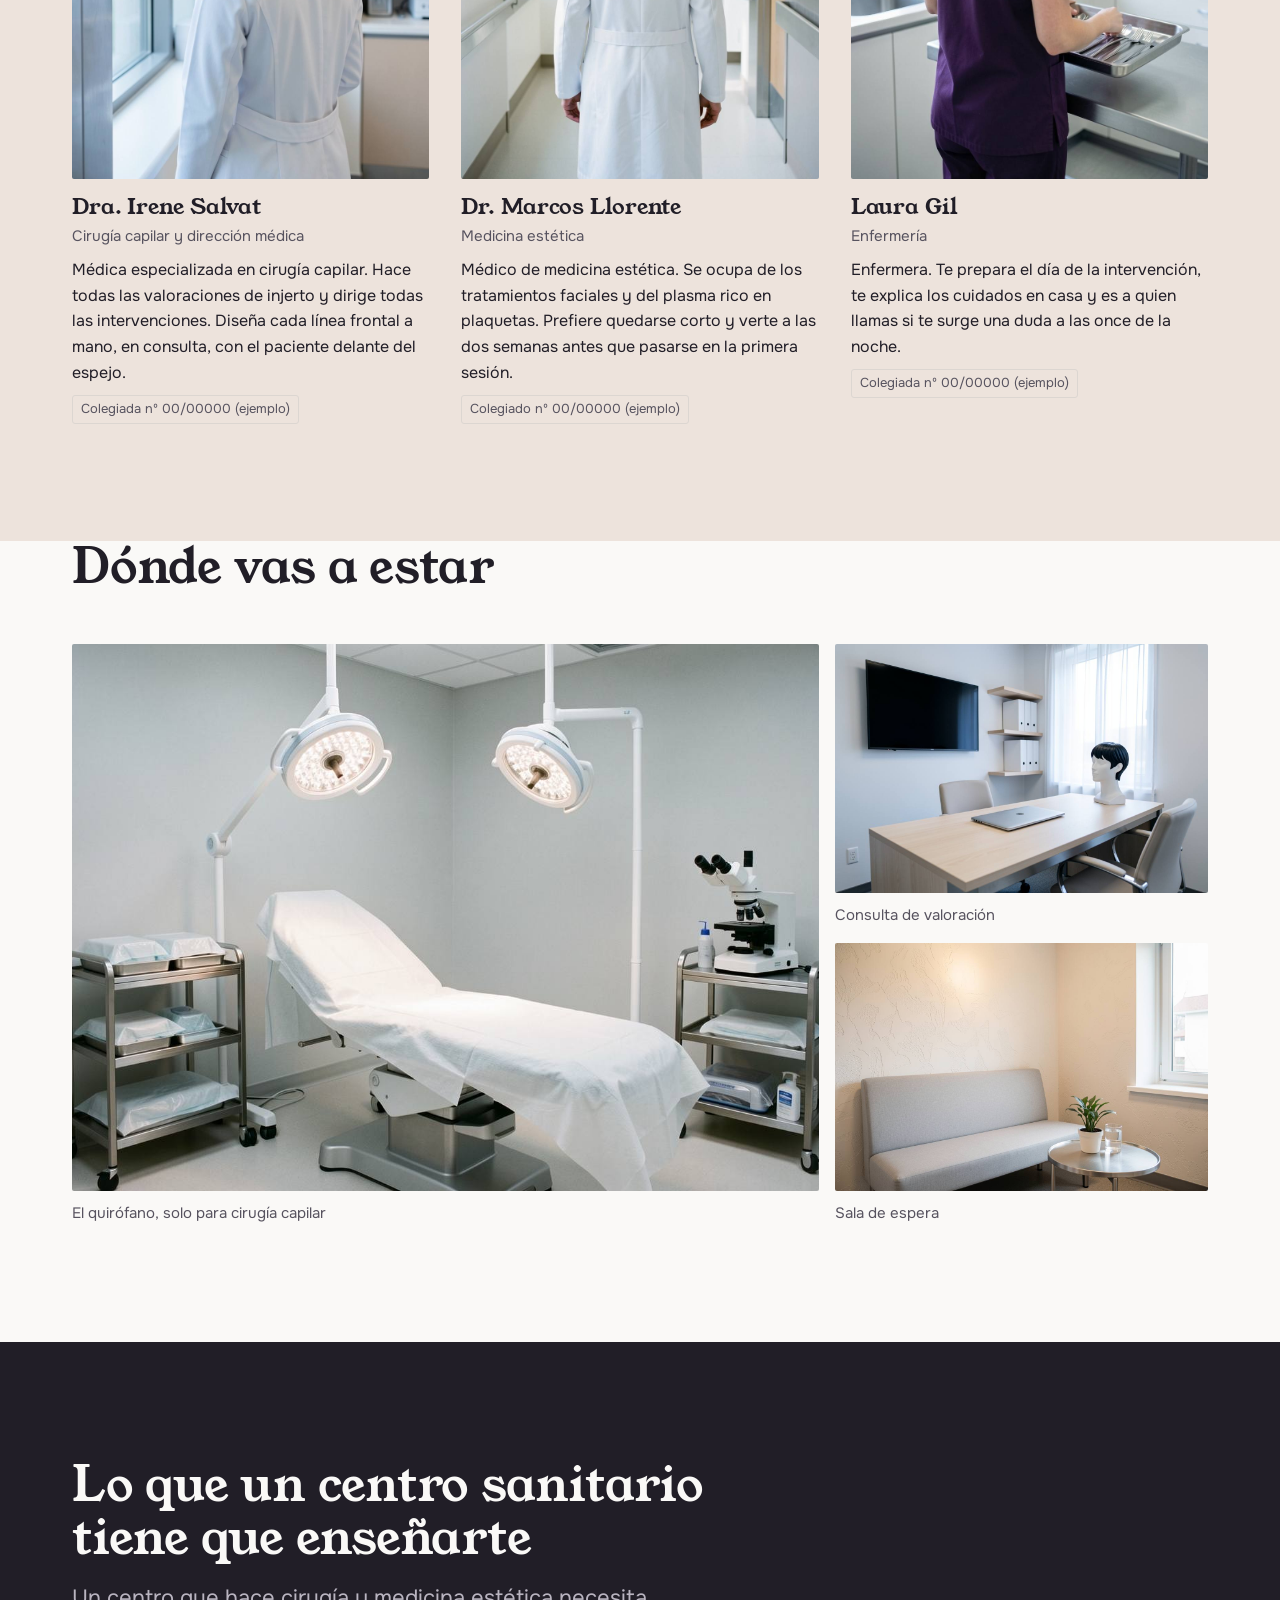
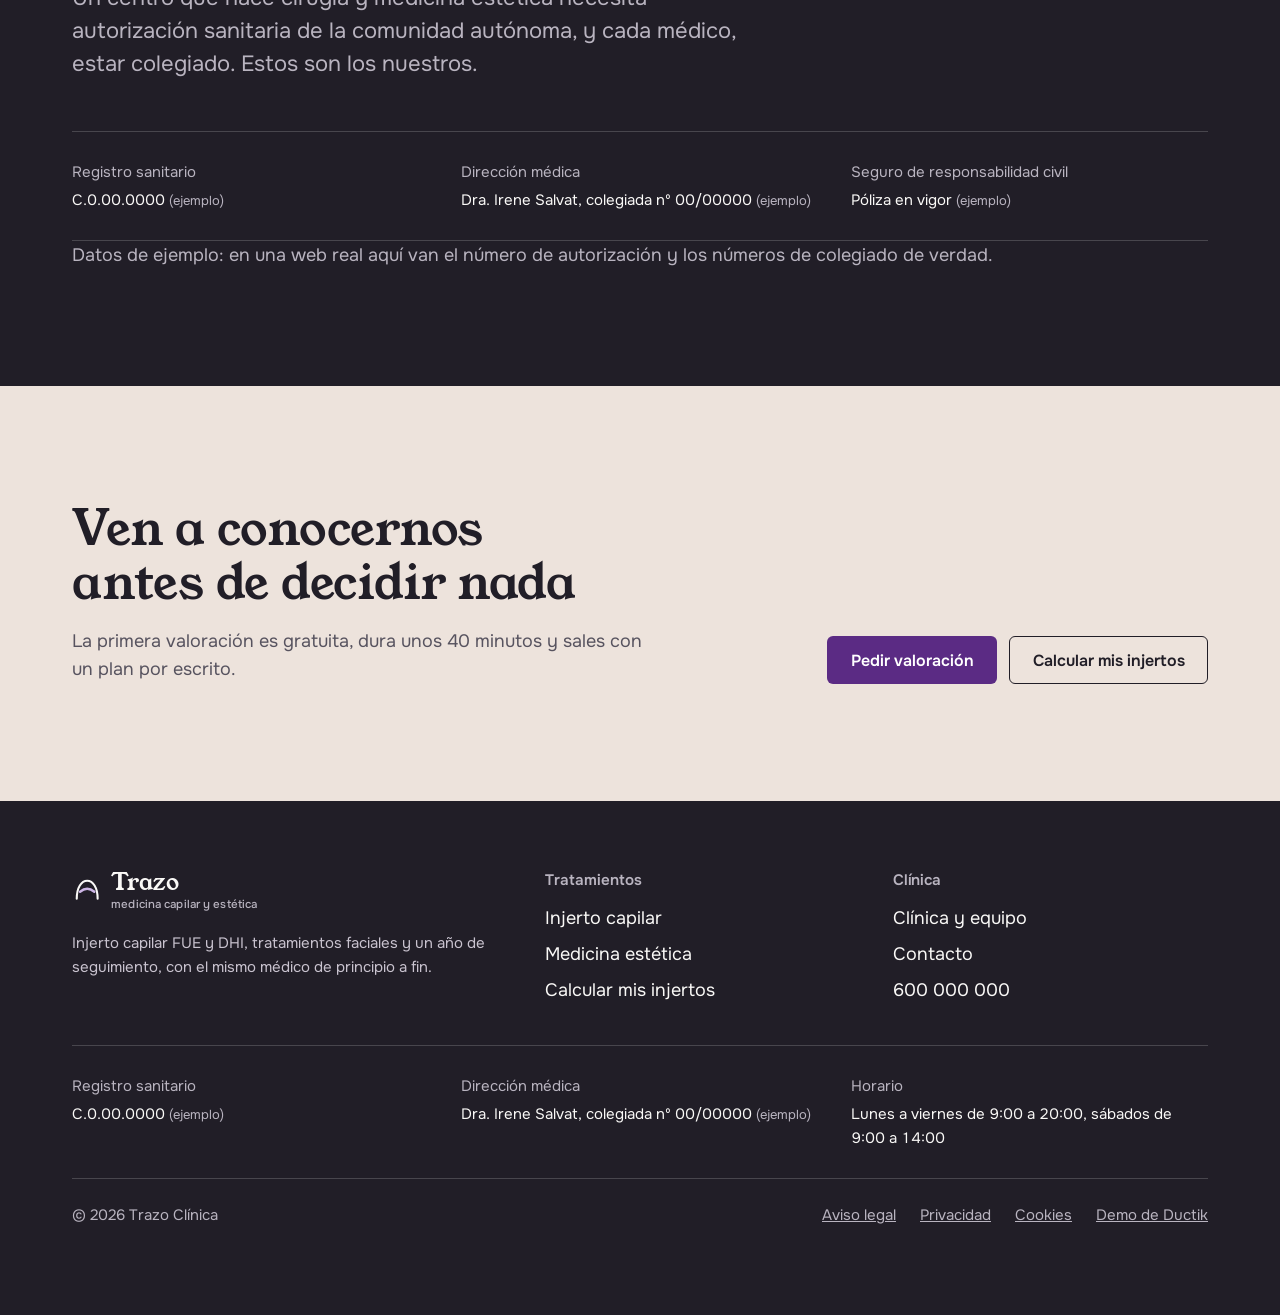
<file: clinica-y-equipo.html>
<!DOCTYPE html>
<html lang="es">
<head>
  <meta charset="UTF-8">
  <meta name="viewport" content="width=device-width, initial-scale=1">
  <title>La clínica y el equipo · Trazo Clínica</title>
  <meta name="description" content="Una clínica pequeña con quirófano propio para cirugía capilar. Quién te atiende, cómo trabajamos y los datos sanitarios del centro.">
  <meta property="og:type" content="website">
  <meta property="og:title" content="La clínica y el equipo · Trazo Clínica">
  <meta property="og:description" content="Una clínica pequeña con quirófano propio para cirugía capilar. Quién te atiende, cómo trabajamos y los datos sanitarios del centro.">
  <meta property="og:image" content="https://trazo-clinica.pages.dev/assets/img/hero.jpg">
  <meta name="twitter:card" content="summary_large_image">
  <!-- Web de demostració: no s'indexa (PLA.md §Honestedat). -->
  <meta name="robots" content="noindex, nofollow">
  <meta name="theme-color" content="#FAF9F7">
  <link rel="icon" href="assets/favicon.svg" type="image/svg+xml">
  <link rel="preload" href="assets/fonts/YoungSerif.woff2" as="font" type="font/woff2" crossorigin>
  <link rel="preload" href="assets/fonts/Onest-var.woff2" as="font" type="font/woff2" crossorigin>
  <link rel="stylesheet" href="css/styles.css">
  <script type="application/ld+json">
  {
    "@context": "https://schema.org",
    "@type": "MedicalClinic",
    "name": "Trazo Clínica",
    "description": "Una clínica pequeña con quirófano propio para cirugía capilar, con el mismo equipo de la primera visita a la última revisión.",
    "telephone": "+34600000000",
    "priceRange": "€€€",
    "medicalSpecialty": ["Dermatologic", "PlasticSurgery"],
    "openingHours": ["Mo-Fr 09:00-20:00", "Sa 09:00-14:00"],
    "employee": [
      { "@type": "Person", "name": "Irene Salvat", "jobTitle": "Cirugía capilar y dirección médica" },
      { "@type": "Person", "name": "Marcos Llorente", "jobTitle": "Medicina estética" },
      { "@type": "Person", "name": "Laura Gil", "jobTitle": "Enfermería" }
    ]
  }
  </script>
  <script src="js/i18n.js"></script>
</head>
<body>
  <a class="salta" href="#contenido">Saltar al contenido</a>

  <header class="cap">
    <div class="wrap cap-in">
      <a class="marca" href="index.html" aria-label="Trazo Clínica, inicio">
        <svg viewBox="0 0 32 32" aria-hidden="true"><path d="M5 24C5 12 10 5 16 5s11 7 11 19" fill="none" stroke="currentColor" stroke-width="2.2" stroke-linecap="round"/><path d="M8.5 16.5Q16 10.5 23.5 16.5" fill="none" stroke="#5B2B84" stroke-width="2.6" stroke-linecap="round"/></svg>
        <span>Trazo<small>medicina capilar y estética</small></span>
      </a>
      <nav class="nav" id="nav" aria-label="Principal">
        <a href="injerto-capilar.html">Injerto capilar</a>
        <a href="medicina-estetica.html">Medicina estética</a>
        <a href="clinica-y-equipo.html">Clínica y equipo</a>
        <a href="contacto.html">Contacto</a>
      </nav>
      <!-- Desplegable d'idioma (plantilla: <skill web-demo>/assets/i18n/tria-idioma.html).
           NOMÉS existeix si el JS ha arrencat: js/i18n.js posa `te-js` a
           l'<html> des del <head>. Un control mort val menys que cap control. -->
      <div class="tria-idioma" data-idioma-tria>
        <button class="tria-idioma-boto" type="button" data-idioma-boto
                aria-expanded="false" aria-haspopup="true"
                aria-label="Idioma de la página">
          <svg viewBox="0 0 24 24" aria-hidden="true" focusable="false"><path d="M12 2C6.48 2 2 6.48 2 12s4.48 10 10 10 10-4.48 10-10S17.52 2 12 2Zm6.93 6h-2.95a15.65 15.65 0 0 0-1.38-3.56A8.03 8.03 0 0 1 18.92 8ZM12 4.04c.83 1.2 1.48 2.53 1.91 3.96h-3.82c.43-1.43 1.08-2.76 1.91-3.96ZM4.26 14a7.85 7.85 0 0 1 0-4h3.38a16.6 16.6 0 0 0-.14 2c0 .68.06 1.34.14 2Zm.82 2h2.95c.32 1.25.78 2.45 1.38 3.56A7.99 7.99 0 0 1 5.08 16Zm2.95-8H5.08a7.99 7.99 0 0 1 4.33-3.56A15.65 15.65 0 0 0 8.03 8ZM12 19.96c-.83-1.2-1.48-2.53-1.91-3.96h3.82c-.43 1.43-1.08 2.76-1.91 3.96ZM14.34 14H9.66c-.09-.66-.16-1.32-.16-2 0-.68.07-1.35.16-2h4.68c.09.65.16 1.32.16 2 0 .68-.07 1.34-.16 2Zm.25 5.56c.6-1.11 1.06-2.31 1.38-3.56h2.95a8.03 8.03 0 0 1-4.33 3.56ZM16.36 14c.08-.66.14-1.32.14-2 0-.68-.06-1.34-.14-2h3.38a7.85 7.85 0 0 1 0 4Z"/></svg>
          <span data-idioma-actual data-sense-traduir>ES</span>
          <svg class="tria-idioma-punta" viewBox="0 0 24 24" aria-hidden="true" focusable="false"><path d="M12 15 6 9h12z"/></svg>
        </button>
        <!-- Cada idioma es diu com es diu ell mateix, no traduït: qui busca la
             seva llengua busca la paraula que coneix. Sempre CA · ES · EN. -->
        <ul class="tria-idioma-menu" data-idioma-menu data-sense-traduir hidden>
          <li><button type="button" data-idioma-opcio="ca" lang="ca">Català</button></li>
          <li><button type="button" data-idioma-opcio="es" lang="es">Castellano</button></li>
          <li><button type="button" data-idioma-opcio="en" lang="en">English</button></li>
        </ul>
      </div>
      <a class="cap-tel" href="tel:+34600000000">600 000 000</a>
      <a class="btn btn-principal" href="estimador.html">Calcular mis injertos</a>
      <button class="nav-obre" type="button" aria-expanded="false" aria-controls="nav"><span></span><span class="visually-hidden">Menú</span></button>
    </div>
  </header>

  <main id="contenido">
    <section class="pag-cap">
      <div class="wrap">
        <p class="molla"><a href="index.html">Inicio</a> › Clínica y equipo</p>
        <h1>Una clínica pequeña, a propósito</h1>
        <p>Operamos a un paciente por día y te atiende siempre el mismo equipo, de la primera visita a la última revisión.</p>
      </div>
    </section>

    <section class="seccio" aria-labelledby="titulo-porque">
      <div class="wrap dues-col text-foto">
        <div class="prosa">
          <h2 id="titulo-porque">Por qué no crecemos más</h2>
          <p>Las clínicas grandes de injerto funcionan con varios quirófanos a la vez y equipos que rotan. Tiene sentido para ellas. Nosotros preferimos que la persona que te dibuja la línea frontal sea la misma que la implanta, y que te coja el teléfono alguien que sabe quién eres.</p>
          <p>Eso tiene un límite: hay semanas en las que la agenda de quirófano se llena y hay que esperar. Te lo decimos en la valoración, con fecha.</p>
        </div>
        <div class="foto foto-32">
          <img src="assets/img/consulta.jpg" alt="Consulta médica con escritorio de madera clara y una maqueta de cuero cabelludo" width="1200" height="800" loading="lazy">
        </div>
      </div>
    </section>

    <section class="seccio fons-piel" aria-labelledby="titulo-equipo">
      <div class="wrap">
        <div class="seccio-cap">
          <h2 id="titulo-equipo">Quién te va a atender</h2>
        </div>
        <div class="equip">
          <article class="persona">
            <div class="foto foto-34">
              <img src="assets/img/equipo-irene.jpg" alt="La Dra. Irene Salvat, de espaldas, junto a la ventana de la clínica" width="900" height="1200" loading="lazy">
            </div>
            <h3>Dra. Irene Salvat</h3>
            <p class="carrec">Cirugía capilar y dirección médica</p>
            <p>Médica especializada en cirugía capilar. Hace todas las valoraciones de injerto y dirige todas las intervenciones. Diseña cada línea frontal a mano, en consulta, con el paciente delante del espejo.</p>
            <span class="colegiat">Colegiada nº 00/00000 (ejemplo)</span>
          </article>
          <article class="persona">
            <div class="foto foto-34">
              <img src="assets/img/equipo-marcos.jpg" alt="El Dr. Marcos Llorente, de espaldas, en el pasillo de la clínica" width="900" height="1200" loading="lazy">
            </div>
            <h3>Dr. Marcos Llorente</h3>
            <p class="carrec">Medicina estética</p>
            <p>Médico de medicina estética. Se ocupa de los tratamientos faciales y del plasma rico en plaquetas. Prefiere quedarse corto y verte a las dos semanas antes que pasarse en la primera sesión.</p>
            <span class="colegiat">Colegiado nº 00/00000 (ejemplo)</span>
          </article>
          <article class="persona">
            <div class="foto foto-34">
              <img src="assets/img/equipo-laura.jpg" alt="Laura Gil, enfermera, de espaldas preparando una bandeja de instrumental" width="900" height="1200" loading="lazy">
            </div>
            <h3>Laura Gil</h3>
            <p class="carrec">Enfermería</p>
            <p>Enfermera. Te prepara el día de la intervención, te explica los cuidados en casa y es a quien llamas si te surge una duda a las once de la noche.</p>
            <span class="colegiat">Colegiada nº 00/00000 (ejemplo)</span>
          </article>
        </div>
      </div>
    </section>

    <section class="seccio" aria-labelledby="titulo-instalaciones">
      <div class="wrap">
        <div class="seccio-cap">
          <h2 id="titulo-instalaciones">Dónde vas a estar</h2>
        </div>
        <div class="galeria">
          <figure class="g-gran">
            <div class="foto">
              <img src="assets/img/quirofano.jpg" alt="Quirófano de cirugía capilar vacío, con camilla, lámparas y mesa de instrumental" width="1200" height="800" loading="lazy">
            </div>
            <figcaption class="peu-foto">El quirófano, solo para cirugía capilar</figcaption>
          </figure>
          <figure>
            <div class="foto foto-32">
              <img src="assets/img/consulta.jpg" alt="Consulta médica con escritorio de madera clara y una maqueta de cuero cabelludo" width="1200" height="800" loading="lazy">
            </div>
            <figcaption class="peu-foto">Consulta de valoración</figcaption>
          </figure>
          <figure>
            <div class="foto foto-32">
              <img src="assets/img/sala-espera.jpg" alt="Sala de espera tranquila con un banco tapizado y una planta" width="1200" height="800" loading="lazy">
            </div>
            <figcaption class="peu-foto">Sala de espera</figcaption>
          </figure>
        </div>
      </div>
    </section>

    <section class="seccio fosc" aria-labelledby="titulo-sanitario">
      <div class="wrap">
        <div class="seccio-cap">
          <h2 id="titulo-sanitario">Lo que un centro sanitario tiene que enseñarte</h2>
          <p>Un centro que hace cirugía y medicina estética necesita autorización sanitaria de la comunidad autónoma, y cada médico, estar colegiado. Estos son los nuestros.</p>
        </div>
        <dl class="sanitari">
          <div><dt>Registro sanitario</dt><dd>C.0.00.0000 <span class="ex">(ejemplo)</span></dd></div>
          <div><dt>Dirección médica</dt><dd>Dra. Irene Salvat, colegiada nº 00/00000 <span class="ex">(ejemplo)</span></dd></div>
          <div><dt>Seguro de responsabilidad civil</dt><dd>Póliza en vigor <span class="ex">(ejemplo)</span></dd></div>
        </dl>
        <p class="text-sec">Datos de ejemplo: en una web real aquí van el número de autorización y los números de colegiado de verdad.</p>
      </div>
    </section>

    <section class="seccio fons-piel" aria-labelledby="titulo-cta">
      <div class="wrap cta-final">
        <div>
          <h2 id="titulo-cta">Ven a conocernos antes de decidir nada</h2>
          <p>La primera valoración es gratuita, dura unos 40 minutos y sales con un plan por escrito.</p>
        </div>
        <div class="botons">
          <a class="btn btn-principal" href="contacto.html">Pedir valoración</a>
          <a class="btn btn-secundari" href="estimador.html">Calcular mis injertos</a>
        </div>
      </div>
    </section>
  </main>

  <footer class="peu">
    <div class="wrap">
      <div class="peu-dalt">
        <div>
          <a class="marca" href="index.html" aria-label="Trazo Clínica, inicio">
            <svg viewBox="0 0 32 32" aria-hidden="true"><path d="M5 24C5 12 10 5 16 5s11 7 11 19" fill="none" stroke="currentColor" stroke-width="2.2" stroke-linecap="round"/><path d="M8.5 16.5Q16 10.5 23.5 16.5" fill="none" stroke="#CDB6E6" stroke-width="2.6" stroke-linecap="round"/></svg>
            <span>Trazo<small>medicina capilar y estética</small></span>
          </a>
          <p>Injerto capilar FUE y DHI, tratamientos faciales y un año de seguimiento, con el mismo médico de principio a fin.</p>
        </div>
        <div>
          <h2>Tratamientos</h2>
          <ul>
            <li><a href="injerto-capilar.html">Injerto capilar</a></li>
            <li><a href="medicina-estetica.html">Medicina estética</a></li>
            <li><a href="estimador.html">Calcular mis injertos</a></li>
          </ul>
        </div>
        <div>
          <h2>Clínica</h2>
          <ul>
            <li><a href="clinica-y-equipo.html">Clínica y equipo</a></li>
            <li><a href="contacto.html">Contacto</a></li>
            <li><a href="tel:+34600000000">600 000 000</a></li>
          </ul>
        </div>
      </div>
      <dl class="sanitari">
        <div><dt>Registro sanitario</dt><dd>C.0.00.0000 <span class="ex">(ejemplo)</span></dd></div>
        <div><dt>Dirección médica</dt><dd>Dra. Irene Salvat, colegiada nº 00/00000 <span class="ex">(ejemplo)</span></dd></div>
        <div><dt>Horario</dt><dd>Lunes a viernes de 9:00 a 20:00, sábados de 9:00 a 14:00</dd></div>
      </dl>
      <div class="peu-baix">
        <span>© 2026 Trazo Clínica</span>
        <a href="aviso-legal.html">Aviso legal</a>
        <a href="politica-privacidad.html">Privacidad</a>
        <a href="politica-cookies.html">Cookies</a>
        <a class="peu-ductik" href="https://ductik.com/">Demo de Ductik</a>
      </div>
    </div>
  </footer>

  <a class="wa-flota" href="https://wa.me/34600000000" target="_blank" rel="noopener" aria-label="Escríbenos por WhatsApp">
    <svg viewBox="0 0 24 24" aria-hidden="true"><path fill="currentColor" d="M12 2a10 10 0 0 0-8.6 15.1L2 22l5-1.3A10 10 0 1 0 12 2Zm0 18.2a8.2 8.2 0 0 1-4.2-1.2l-.3-.2-3 .8.8-2.9-.2-.3A8.2 8.2 0 1 1 12 20.2Zm4.5-6.1c-.2-.1-1.5-.7-1.7-.8s-.4-.1-.6.1-.7.8-.8 1-.3.2-.5.1a6.7 6.7 0 0 1-3.3-2.9c-.3-.4.3-.4.7-1.3a.5.5 0 0 0 0-.5l-.8-1.9c-.2-.5-.4-.4-.6-.4h-.5a1 1 0 0 0-.7.3 3 3 0 0 0-.9 2.2 5.2 5.2 0 0 0 1.1 2.8 11.9 11.9 0 0 0 4.6 4c1.7.7 2.4.8 3.2.7a2.8 2.8 0 0 0 1.8-1.3 2.3 2.3 0 0 0 .2-1.3c-.1-.1-.3-.2-.5-.3Z"/></svg>
    <span>WhatsApp</span>
  </a>

  <script src="js/traduccions.js" defer></script>
  <script src="js/main.js" defer></script>
</body>
</html>
</file>
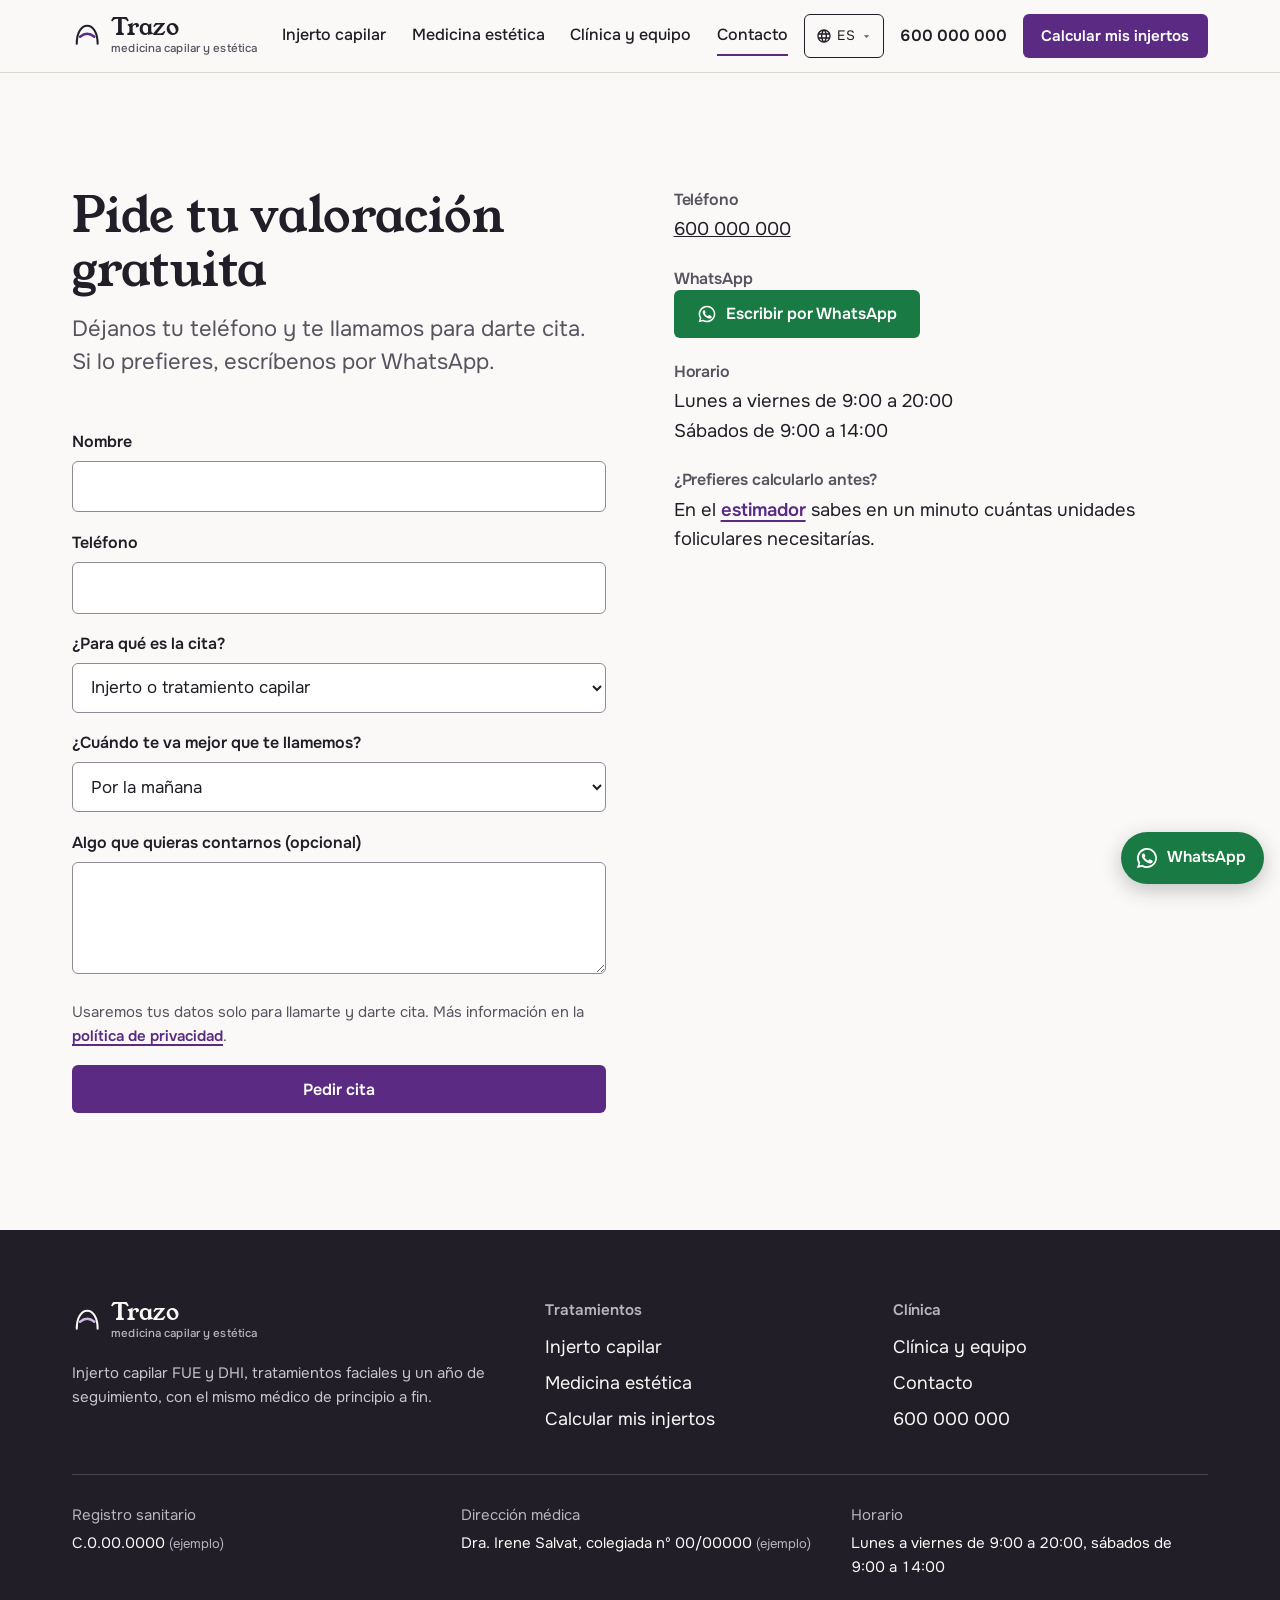
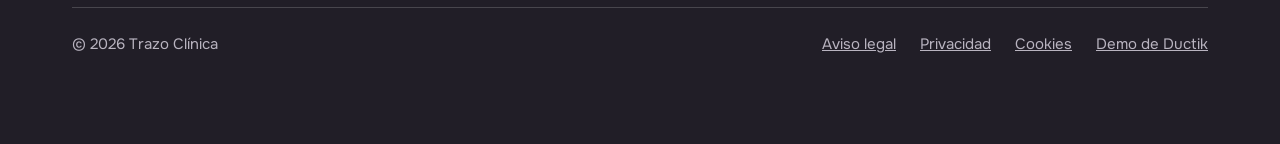
<file: contacto.html>
<!DOCTYPE html>
<html lang="es">
<head>
  <meta charset="UTF-8">
  <meta name="viewport" content="width=device-width, initial-scale=1">
  <title>Contacto y cita · Trazo Clínica</title>
  <meta name="description" content="Pide tu valoración gratuita de injerto capilar o de medicina estética. Te llamamos para darte cita.">
  <meta property="og:type" content="website">
  <meta property="og:title" content="Contacto y cita · Trazo Clínica">
  <meta property="og:description" content="Pide tu valoración gratuita de injerto capilar o de medicina estética. Te llamamos para darte cita.">
  <meta property="og:image" content="https://trazo-clinica.pages.dev/assets/img/hero.jpg">
  <meta name="twitter:card" content="summary_large_image">
  <!-- Web de demostració: no s'indexa (PLA.md §Honestedat). -->
  <meta name="robots" content="noindex, nofollow">
  <meta name="theme-color" content="#FAF9F7">
  <link rel="icon" href="assets/favicon.svg" type="image/svg+xml">
  <link rel="preload" href="assets/fonts/YoungSerif.woff2" as="font" type="font/woff2" crossorigin>
  <link rel="preload" href="assets/fonts/Onest-var.woff2" as="font" type="font/woff2" crossorigin>
  <link rel="stylesheet" href="css/styles.css">
  <script type="application/ld+json">
  {
    "@context": "https://schema.org",
    "@type": "MedicalClinic",
    "name": "Trazo Clínica",
    "telephone": "+34600000000",
    "openingHours": ["Mo-Fr 09:00-20:00", "Sa 09:00-14:00"]
  }
  </script>
  <script src="js/i18n.js"></script>
</head>
<body>
  <a class="salta" href="#contenido">Saltar al contenido</a>

  <header class="cap">
    <div class="wrap cap-in">
      <a class="marca" href="index.html" aria-label="Trazo Clínica, inicio">
        <svg viewBox="0 0 32 32" aria-hidden="true"><path d="M5 24C5 12 10 5 16 5s11 7 11 19" fill="none" stroke="currentColor" stroke-width="2.2" stroke-linecap="round"/><path d="M8.5 16.5Q16 10.5 23.5 16.5" fill="none" stroke="#5B2B84" stroke-width="2.6" stroke-linecap="round"/></svg>
        <span>Trazo<small>medicina capilar y estética</small></span>
      </a>
      <nav class="nav" id="nav" aria-label="Principal">
        <a href="injerto-capilar.html">Injerto capilar</a>
        <a href="medicina-estetica.html">Medicina estética</a>
        <a href="clinica-y-equipo.html">Clínica y equipo</a>
        <a href="contacto.html">Contacto</a>
      </nav>
      <!-- Desplegable d'idioma (plantilla: <skill web-demo>/assets/i18n/tria-idioma.html).
           NOMÉS existeix si el JS ha arrencat: js/i18n.js posa `te-js` a
           l'<html> des del <head>. Un control mort val menys que cap control. -->
      <div class="tria-idioma" data-idioma-tria>
        <button class="tria-idioma-boto" type="button" data-idioma-boto
                aria-expanded="false" aria-haspopup="true"
                aria-label="Idioma de la página">
          <svg viewBox="0 0 24 24" aria-hidden="true" focusable="false"><path d="M12 2C6.48 2 2 6.48 2 12s4.48 10 10 10 10-4.48 10-10S17.52 2 12 2Zm6.93 6h-2.95a15.65 15.65 0 0 0-1.38-3.56A8.03 8.03 0 0 1 18.92 8ZM12 4.04c.83 1.2 1.48 2.53 1.91 3.96h-3.82c.43-1.43 1.08-2.76 1.91-3.96ZM4.26 14a7.85 7.85 0 0 1 0-4h3.38a16.6 16.6 0 0 0-.14 2c0 .68.06 1.34.14 2Zm.82 2h2.95c.32 1.25.78 2.45 1.38 3.56A7.99 7.99 0 0 1 5.08 16Zm2.95-8H5.08a7.99 7.99 0 0 1 4.33-3.56A15.65 15.65 0 0 0 8.03 8ZM12 19.96c-.83-1.2-1.48-2.53-1.91-3.96h3.82c-.43 1.43-1.08 2.76-1.91 3.96ZM14.34 14H9.66c-.09-.66-.16-1.32-.16-2 0-.68.07-1.35.16-2h4.68c.09.65.16 1.32.16 2 0 .68-.07 1.34-.16 2Zm.25 5.56c.6-1.11 1.06-2.31 1.38-3.56h2.95a8.03 8.03 0 0 1-4.33 3.56ZM16.36 14c.08-.66.14-1.32.14-2 0-.68-.06-1.34-.14-2h3.38a7.85 7.85 0 0 1 0 4Z"/></svg>
          <span data-idioma-actual data-sense-traduir>ES</span>
          <svg class="tria-idioma-punta" viewBox="0 0 24 24" aria-hidden="true" focusable="false"><path d="M12 15 6 9h12z"/></svg>
        </button>
        <!-- Cada idioma es diu com es diu ell mateix, no traduït: qui busca la
             seva llengua busca la paraula que coneix. Sempre CA · ES · EN. -->
        <ul class="tria-idioma-menu" data-idioma-menu data-sense-traduir hidden>
          <li><button type="button" data-idioma-opcio="ca" lang="ca">Català</button></li>
          <li><button type="button" data-idioma-opcio="es" lang="es">Castellano</button></li>
          <li><button type="button" data-idioma-opcio="en" lang="en">English</button></li>
        </ul>
      </div>
      <a class="cap-tel" href="tel:+34600000000">600 000 000</a>
      <a class="btn btn-principal" href="estimador.html">Calcular mis injertos</a>
      <button class="nav-obre" type="button" aria-expanded="false" aria-controls="nav"><span></span><span class="visually-hidden">Menú</span></button>
    </div>
  </header>

  <main id="contenido">
    <section class="seccio" aria-labelledby="titulo-contacto">
      <div class="wrap dues-col">
        <div>
          <div class="seccio-cap">
            <h1 id="titulo-contacto" class="titol-seccio">Pide tu valoración gratuita</h1>
            <p>Déjanos tu teléfono y te llamamos para darte cita. Si lo prefieres, escríbenos por WhatsApp.</p>
          </div>
          <form id="form-contacto" class="form" action="https://formspree.io/f/mljeqnje" method="POST" novalidate>
            <input type="hidden" name="_subject" value="Trazo Clínica (demo): nueva solicitud de cita">
            <div class="camp">
              <label for="nombre">Nombre</label>
              <input type="text" id="nombre" name="nombre" autocomplete="name" required>
              <p class="camp-error" aria-live="polite"></p>
            </div>
            <div class="camp">
              <label for="telefono">Teléfono</label>
              <input type="tel" id="telefono" name="telefono" autocomplete="tel" inputmode="tel" required>
              <p class="camp-error" aria-live="polite"></p>
            </div>
            <div class="camp">
              <label for="motivo">¿Para qué es la cita?</label>
              <select id="motivo" name="motivo">
                <option value="capilar">Injerto o tratamiento capilar</option>
                <option value="estetica">Medicina estética facial</option>
                <option value="otra">Otra consulta</option>
              </select>
            </div>
            <div class="camp">
              <label for="franja">¿Cuándo te va mejor que te llamemos?</label>
              <select id="franja" name="franja">
                <option value="manana">Por la mañana</option>
                <option value="tarde">Por la tarde</option>
                <option value="igual">Me da igual</option>
              </select>
            </div>
            <div class="camp">
              <label for="mensaje">Algo que quieras contarnos (opcional)</label>
              <textarea id="mensaje" name="mensaje"></textarea>
            </div>
            <p class="form-legal">Usaremos tus datos solo para llamarte y darte cita. Más información en la <a class="enllac" href="politica-privacidad.html">política de privacidad</a>.</p>
            <button class="btn btn-principal" type="submit">Pedir cita</button>
            <p class="form-estat" role="status" tabindex="-1" hidden></p>
          </form>
        </div>

        <div class="contacte-dades">
          <div>
            <h3>Teléfono</h3>
            <p><a href="tel:+34600000000">600 000 000</a></p>
          </div>
          <div>
            <h3>WhatsApp</h3>
            <a class="btn btn-wa" href="https://wa.me/34600000000" target="_blank" rel="noopener">
              <svg viewBox="0 0 24 24" aria-hidden="true"><path fill="currentColor" d="M12 2a10 10 0 0 0-8.6 15.1L2 22l5-1.3A10 10 0 1 0 12 2Zm0 18.2a8.2 8.2 0 0 1-4.2-1.2l-.3-.2-3 .8.8-2.9-.2-.3A8.2 8.2 0 1 1 12 20.2Zm4.5-6.1c-.2-.1-1.5-.7-1.7-.8s-.4-.1-.6.1-.7.8-.8 1-.3.2-.5.1a6.7 6.7 0 0 1-3.3-2.9c-.3-.4.3-.4.7-1.3a.5.5 0 0 0 0-.5l-.8-1.9c-.2-.5-.4-.4-.6-.4h-.5a1 1 0 0 0-.7.3 3 3 0 0 0-.9 2.2 5.2 5.2 0 0 0 1.1 2.8 11.9 11.9 0 0 0 4.6 4c1.7.7 2.4.8 3.2.7a2.8 2.8 0 0 0 1.8-1.3 2.3 2.3 0 0 0 .2-1.3c-.1-.1-.3-.2-.5-.3Z"/></svg>
              Escribir por WhatsApp
            </a>
          </div>
          <div>
            <h3>Horario</h3>
            <p>Lunes a viernes de 9:00 a 20:00<br>Sábados de 9:00 a 14:00</p>
          </div>
          <div>
            <h3>¿Prefieres calcularlo antes?</h3>
            <p>En el <a class="enllac" href="estimador.html">estimador</a> sabes en un minuto cuántas unidades foliculares necesitarías.</p>
          </div>
        </div>
      </div>
    </section>
  </main>

  <footer class="peu">
    <div class="wrap">
      <div class="peu-dalt">
        <div>
          <a class="marca" href="index.html" aria-label="Trazo Clínica, inicio">
            <svg viewBox="0 0 32 32" aria-hidden="true"><path d="M5 24C5 12 10 5 16 5s11 7 11 19" fill="none" stroke="currentColor" stroke-width="2.2" stroke-linecap="round"/><path d="M8.5 16.5Q16 10.5 23.5 16.5" fill="none" stroke="#CDB6E6" stroke-width="2.6" stroke-linecap="round"/></svg>
            <span>Trazo<small>medicina capilar y estética</small></span>
          </a>
          <p>Injerto capilar FUE y DHI, tratamientos faciales y un año de seguimiento, con el mismo médico de principio a fin.</p>
        </div>
        <div>
          <h2>Tratamientos</h2>
          <ul>
            <li><a href="injerto-capilar.html">Injerto capilar</a></li>
            <li><a href="medicina-estetica.html">Medicina estética</a></li>
            <li><a href="estimador.html">Calcular mis injertos</a></li>
          </ul>
        </div>
        <div>
          <h2>Clínica</h2>
          <ul>
            <li><a href="clinica-y-equipo.html">Clínica y equipo</a></li>
            <li><a href="contacto.html">Contacto</a></li>
            <li><a href="tel:+34600000000">600 000 000</a></li>
          </ul>
        </div>
      </div>
      <dl class="sanitari">
        <div><dt>Registro sanitario</dt><dd>C.0.00.0000 <span class="ex">(ejemplo)</span></dd></div>
        <div><dt>Dirección médica</dt><dd>Dra. Irene Salvat, colegiada nº 00/00000 <span class="ex">(ejemplo)</span></dd></div>
        <div><dt>Horario</dt><dd>Lunes a viernes de 9:00 a 20:00, sábados de 9:00 a 14:00</dd></div>
      </dl>
      <div class="peu-baix">
        <span>© 2026 Trazo Clínica</span>
        <a href="aviso-legal.html">Aviso legal</a>
        <a href="politica-privacidad.html">Privacidad</a>
        <a href="politica-cookies.html">Cookies</a>
        <a class="peu-ductik" href="https://ductik.com/">Demo de Ductik</a>
      </div>
    </div>
  </footer>

  <a class="wa-flota" href="https://wa.me/34600000000" target="_blank" rel="noopener" aria-label="Escríbenos por WhatsApp">
    <svg viewBox="0 0 24 24" aria-hidden="true"><path fill="currentColor" d="M12 2a10 10 0 0 0-8.6 15.1L2 22l5-1.3A10 10 0 1 0 12 2Zm0 18.2a8.2 8.2 0 0 1-4.2-1.2l-.3-.2-3 .8.8-2.9-.2-.3A8.2 8.2 0 1 1 12 20.2Zm4.5-6.1c-.2-.1-1.5-.7-1.7-.8s-.4-.1-.6.1-.7.8-.8 1-.3.2-.5.1a6.7 6.7 0 0 1-3.3-2.9c-.3-.4.3-.4.7-1.3a.5.5 0 0 0 0-.5l-.8-1.9c-.2-.5-.4-.4-.6-.4h-.5a1 1 0 0 0-.7.3 3 3 0 0 0-.9 2.2 5.2 5.2 0 0 0 1.1 2.8 11.9 11.9 0 0 0 4.6 4c1.7.7 2.4.8 3.2.7a2.8 2.8 0 0 0 1.8-1.3 2.3 2.3 0 0 0 .2-1.3c-.1-.1-.3-.2-.5-.3Z"/></svg>
    <span>WhatsApp</span>
  </a>

  <script src="js/traduccions.js" defer></script>
  <script src="js/main.js" defer></script>
</body>
</html>
</file>
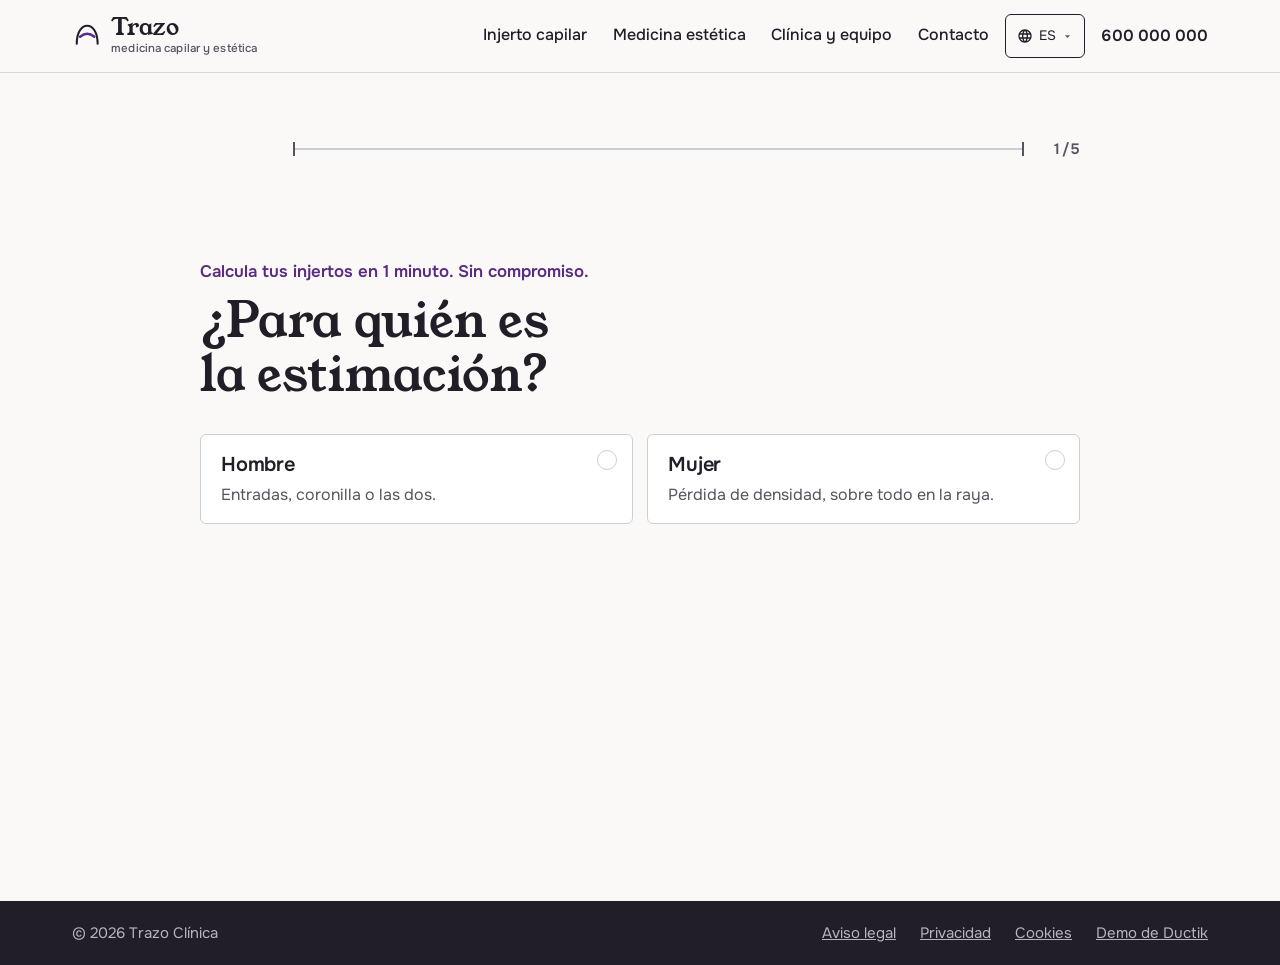
<file: estimador.html>
<!DOCTYPE html>
<html lang="es">
<head>
  <meta charset="UTF-8">
  <meta name="viewport" content="width=device-width, initial-scale=1">
  <title>Calcula tus injertos · Trazo Clínica</title>
  <meta name="description" content="Elige el dibujo que más se parece a tu caso y en un minuto sabrás cuántas unidades foliculares necesitarías, en cuántas sesiones y cuánto costaría, más o menos.">
  <meta property="og:type" content="website">
  <meta property="og:title" content="Calcula tus injertos · Trazo Clínica">
  <meta property="og:description" content="Elige el dibujo que más se parece a tu caso y en un minuto sabrás cuántas unidades foliculares necesitarías, en cuántas sesiones y cuánto costaría, más o menos.">
  <meta property="og:image" content="https://trazo-clinica.pages.dev/assets/img/hero.jpg">
  <meta name="twitter:card" content="summary_large_image">
  <!-- Web de demostració: no s'indexa (PLA.md §Honestedat). -->
  <meta name="robots" content="noindex, nofollow">
  <meta name="theme-color" content="#FAF9F7">
  <link rel="icon" href="assets/favicon.svg" type="image/svg+xml">
  <link rel="preload" href="assets/fonts/YoungSerif.woff2" as="font" type="font/woff2" crossorigin>
  <link rel="preload" href="assets/fonts/Onest-var.woff2" as="font" type="font/woff2" crossorigin>
  <link rel="stylesheet" href="css/styles.css">
  <link rel="stylesheet" href="css/calculadora.css">
  <script src="js/i18n.js"></script>
</head>
<body>
  <a class="salta" href="#contenido">Saltar al contenido</a>

  <header class="cap">
    <div class="wrap cap-in">
      <a class="marca" href="index.html" aria-label="Trazo Clínica, inicio">
        <svg viewBox="0 0 32 32" aria-hidden="true"><path d="M5 24C5 12 10 5 16 5s11 7 11 19" fill="none" stroke="currentColor" stroke-width="2.2" stroke-linecap="round"/><path d="M8.5 16.5Q16 10.5 23.5 16.5" fill="none" stroke="#5B2B84" stroke-width="2.6" stroke-linecap="round"/></svg>
        <span>Trazo<small>medicina capilar y estética</small></span>
      </a>
      <nav class="nav" id="nav" aria-label="Principal">
        <a href="injerto-capilar.html">Injerto capilar</a>
        <a href="medicina-estetica.html">Medicina estética</a>
        <a href="clinica-y-equipo.html">Clínica y equipo</a>
        <a href="contacto.html">Contacto</a>
      </nav>
      <!-- Desplegable d'idioma (plantilla: <skill web-demo>/assets/i18n/tria-idioma.html).
           NOMÉS existeix si el JS ha arrencat: js/i18n.js posa `te-js` a
           l'<html> des del <head>. Un control mort val menys que cap control. -->
      <div class="tria-idioma" data-idioma-tria>
        <button class="tria-idioma-boto" type="button" data-idioma-boto
                aria-expanded="false" aria-haspopup="true"
                aria-label="Idioma de la página">
          <svg viewBox="0 0 24 24" aria-hidden="true" focusable="false"><path d="M12 2C6.48 2 2 6.48 2 12s4.48 10 10 10 10-4.48 10-10S17.52 2 12 2Zm6.93 6h-2.95a15.65 15.65 0 0 0-1.38-3.56A8.03 8.03 0 0 1 18.92 8ZM12 4.04c.83 1.2 1.48 2.53 1.91 3.96h-3.82c.43-1.43 1.08-2.76 1.91-3.96ZM4.26 14a7.85 7.85 0 0 1 0-4h3.38a16.6 16.6 0 0 0-.14 2c0 .68.06 1.34.14 2Zm.82 2h2.95c.32 1.25.78 2.45 1.38 3.56A7.99 7.99 0 0 1 5.08 16Zm2.95-8H5.08a7.99 7.99 0 0 1 4.33-3.56A15.65 15.65 0 0 0 8.03 8ZM12 19.96c-.83-1.2-1.48-2.53-1.91-3.96h3.82c-.43 1.43-1.08 2.76-1.91 3.96ZM14.34 14H9.66c-.09-.66-.16-1.32-.16-2 0-.68.07-1.35.16-2h4.68c.09.65.16 1.32.16 2 0 .68-.07 1.34-.16 2Zm.25 5.56c.6-1.11 1.06-2.31 1.38-3.56h2.95a8.03 8.03 0 0 1-4.33 3.56ZM16.36 14c.08-.66.14-1.32.14-2 0-.68-.06-1.34-.14-2h3.38a7.85 7.85 0 0 1 0 4Z"/></svg>
          <span data-idioma-actual data-sense-traduir>ES</span>
          <svg class="tria-idioma-punta" viewBox="0 0 24 24" aria-hidden="true" focusable="false"><path d="M12 15 6 9h12z"/></svg>
        </button>
        <!-- Cada idioma es diu com es diu ell mateix, no traduït: qui busca la
             seva llengua busca la paraula que coneix. Sempre CA · ES · EN. -->
        <ul class="tria-idioma-menu" data-idioma-menu data-sense-traduir hidden>
          <li><button type="button" data-idioma-opcio="ca" lang="ca">Català</button></li>
          <li><button type="button" data-idioma-opcio="es" lang="es">Castellano</button></li>
          <li><button type="button" data-idioma-opcio="en" lang="en">English</button></li>
        </ul>
      </div>
      <a class="cap-tel" href="tel:+34600000000">600 000 000</a>
      <button class="nav-obre" type="button" aria-expanded="false" aria-controls="nav"><span></span><span class="visually-hidden">Menú</span></button>
    </div>
  </header>

  <main id="contenido" class="calc">
    <div class="calc-in wrap" id="calc">

      <div class="calc-cap">
        <button class="calc-enrere" type="button" data-calc-enrere hidden>
          <svg viewBox="0 0 24 24" aria-hidden="true"><path d="M15 5l-7 7 7 7" fill="none" stroke="currentColor" stroke-width="2"/></svg>
          Atrás
        </button>
        <div class="calc-progres" role="progressbar" aria-label="Progreso" aria-valuemin="0" aria-valuemax="5" aria-valuenow="0"><i></i></div>
        <p class="calc-comptador" aria-hidden="true"><span data-calc-num>1</span>/5</p>
      </div>
      <ul class="calc-resum" data-calc-resum aria-label="Tus respuestas"></ul>

      <!-- 1. Per a qui (decideix l'escala: Norwood o Ludwig) -->
      <section class="calc-pas" data-pas="sexo" aria-labelledby="p-sexo">
        <p class="calc-intro">Calcula tus injertos en 1 minuto. Sin compromiso.</p>
        <h1 id="p-sexo" tabindex="-1">¿Para quién es la estimación?</h1>
        <div class="calc-ops calc-ops-dues">
          <button class="calc-op" type="button" data-valor="hombre"><span class="calc-op-nom">Hombre</span><span class="calc-op-desc">Entradas, coronilla o las dos.</span></button>
          <button class="calc-op" type="button" data-valor="mujer"><span class="calc-op-nom">Mujer</span><span class="calc-op-desc">Pérdida de densidad, sobre todo en la raya.</span></button>
        </div>
      </section>

      <!-- 2. Patró (dibuixos propis; el grup depèn de la resposta 1) -->
      <section class="calc-pas" data-pas="patron" aria-labelledby="p-patron" hidden>
        <h2 id="p-patron" tabindex="-1">¿A cuál se parece más?</h2>
        <p class="calc-ajuda">La cabeza, vista desde arriba. En violeta, la línea que dibujaríamos.</p>
        <div class="calc-ops calc-ops-patro" data-grup="hombre">
          <button class="calc-op" type="button" data-valor="n2"><svg class="cap-dibuix" viewBox="0 0 100 120" aria-hidden="true" focusable="false"><defs><clipPath id="clip-n2"><path d="M50 12 C72 12 88 34 88 62 C88 92 72 112 50 112 C28 112 12 92 12 62 C12 34 28 12 50 12Z"/></clipPath></defs><ellipse class="d-pell d-contorn-orella" cx="11" cy="64" rx="4" ry="9"/><ellipse class="d-pell" cx="89" cy="64" rx="4" ry="9"/><ellipse class="d-contorn" cx="11" cy="64" rx="4" ry="9"/><ellipse class="d-contorn" cx="89" cy="64" rx="4" ry="9"/><g clip-path="url(#clip-n2)"><path class="d-cabell" d="M50 12 C72 12 88 34 88 62 C88 92 72 112 50 112 C28 112 12 92 12 62 C12 34 28 12 50 12Z"/><path class="d-pell" d="M0 0H100V38 Q80 36 70 28 Q60 22 50 22 Q40 22 30 28 Q20 36 0 38Z"/></g><path class="d-contorn" d="M50 12 C72 12 88 34 88 62 C88 92 72 112 50 112 C28 112 12 92 12 62 C12 34 28 12 50 12Z"/><path class="d-front" d="M45 10 L50 4 L55 10"/><path class="d-traz" pathLength="1" d="M20 36 Q30 25 50 23 Q70 25 80 36"/></svg><span class="calc-op-nom">Entradas leves</span></button>
          <button class="calc-op" type="button" data-valor="n3"><svg class="cap-dibuix" viewBox="0 0 100 120" aria-hidden="true" focusable="false"><defs><clipPath id="clip-n3"><path d="M50 12 C72 12 88 34 88 62 C88 92 72 112 50 112 C28 112 12 92 12 62 C12 34 28 12 50 12Z"/></clipPath></defs><ellipse class="d-pell d-contorn-orella" cx="11" cy="64" rx="4" ry="9"/><ellipse class="d-pell" cx="89" cy="64" rx="4" ry="9"/><ellipse class="d-contorn" cx="11" cy="64" rx="4" ry="9"/><ellipse class="d-contorn" cx="89" cy="64" rx="4" ry="9"/><g clip-path="url(#clip-n3)"><path class="d-cabell" d="M50 12 C72 12 88 34 88 62 C88 92 72 112 50 112 C28 112 12 92 12 62 C12 34 28 12 50 12Z"/><path class="d-pell" d="M0 0H100V52 Q80 50 70 38 Q60 27 50 27 Q40 27 30 38 Q20 50 0 52Z"/></g><path class="d-contorn" d="M50 12 C72 12 88 34 88 62 C88 92 72 112 50 112 C28 112 12 92 12 62 C12 34 28 12 50 12Z"/><path class="d-front" d="M45 10 L50 4 L55 10"/><path class="d-traz" pathLength="1" d="M20 36 Q30 25 50 23 Q70 25 80 36"/></svg><span class="calc-op-nom">Entradas marcadas</span></button>
          <button class="calc-op" type="button" data-valor="n3v"><svg class="cap-dibuix" viewBox="0 0 100 120" aria-hidden="true" focusable="false"><defs><clipPath id="clip-n3v"><path d="M50 12 C72 12 88 34 88 62 C88 92 72 112 50 112 C28 112 12 92 12 62 C12 34 28 12 50 12Z"/></clipPath></defs><ellipse class="d-pell d-contorn-orella" cx="11" cy="64" rx="4" ry="9"/><ellipse class="d-pell" cx="89" cy="64" rx="4" ry="9"/><ellipse class="d-contorn" cx="11" cy="64" rx="4" ry="9"/><ellipse class="d-contorn" cx="89" cy="64" rx="4" ry="9"/><g clip-path="url(#clip-n3v)"><path class="d-cabell" d="M50 12 C72 12 88 34 88 62 C88 92 72 112 50 112 C28 112 12 92 12 62 C12 34 28 12 50 12Z"/><path class="d-pell" d="M0 0H100V52 Q80 50 70 38 Q60 27 50 27 Q40 27 30 38 Q20 50 0 52Z"/><circle class="d-pell" cx="50" cy="84" r="9"/></g><path class="d-contorn" d="M50 12 C72 12 88 34 88 62 C88 92 72 112 50 112 C28 112 12 92 12 62 C12 34 28 12 50 12Z"/><path class="d-front" d="M45 10 L50 4 L55 10"/><path class="d-traz" pathLength="1" d="M20 36 Q30 25 50 23 Q70 25 80 36"/></svg><span class="calc-op-nom">Entradas y coronilla</span></button>
          <button class="calc-op" type="button" data-valor="n4"><svg class="cap-dibuix" viewBox="0 0 100 120" aria-hidden="true" focusable="false"><defs><clipPath id="clip-n4"><path d="M50 12 C72 12 88 34 88 62 C88 92 72 112 50 112 C28 112 12 92 12 62 C12 34 28 12 50 12Z"/></clipPath></defs><ellipse class="d-pell d-contorn-orella" cx="11" cy="64" rx="4" ry="9"/><ellipse class="d-pell" cx="89" cy="64" rx="4" ry="9"/><ellipse class="d-contorn" cx="11" cy="64" rx="4" ry="9"/><ellipse class="d-contorn" cx="89" cy="64" rx="4" ry="9"/><g clip-path="url(#clip-n4)"><path class="d-cabell" d="M50 12 C72 12 88 34 88 62 C88 92 72 112 50 112 C28 112 12 92 12 62 C12 34 28 12 50 12Z"/><path class="d-pell" d="M0 0H100V58 Q80 56 70 46 Q60 38 50 38 Q40 38 30 46 Q20 56 0 58Z"/><circle class="d-pell" cx="50" cy="86" r="13"/></g><path class="d-contorn" d="M50 12 C72 12 88 34 88 62 C88 92 72 112 50 112 C28 112 12 92 12 62 C12 34 28 12 50 12Z"/><path class="d-front" d="M45 10 L50 4 L55 10"/><path class="d-traz" pathLength="1" d="M20 36 Q30 25 50 23 Q70 25 80 36"/></svg><span class="calc-op-nom">Frente y coronilla</span></button>
          <button class="calc-op" type="button" data-valor="n5"><svg class="cap-dibuix" viewBox="0 0 100 120" aria-hidden="true" focusable="false"><defs><clipPath id="clip-n5"><path d="M50 12 C72 12 88 34 88 62 C88 92 72 112 50 112 C28 112 12 92 12 62 C12 34 28 12 50 12Z"/></clipPath></defs><ellipse class="d-pell d-contorn-orella" cx="11" cy="64" rx="4" ry="9"/><ellipse class="d-pell" cx="89" cy="64" rx="4" ry="9"/><ellipse class="d-contorn" cx="11" cy="64" rx="4" ry="9"/><ellipse class="d-contorn" cx="89" cy="64" rx="4" ry="9"/><g clip-path="url(#clip-n5)"><path class="d-cabell" d="M50 12 C72 12 88 34 88 62 C88 92 72 112 50 112 C28 112 12 92 12 62 C12 34 28 12 50 12Z"/><path class="d-pell" d="M0 0H100V64 Q80 62 70 56 Q60 48 50 48 Q40 48 30 56 Q20 62 0 64Z"/><circle class="d-pell" cx="50" cy="86" r="18"/></g><path class="d-contorn" d="M50 12 C72 12 88 34 88 62 C88 92 72 112 50 112 C28 112 12 92 12 62 C12 34 28 12 50 12Z"/><path class="d-front" d="M45 10 L50 4 L55 10"/><path class="d-traz" pathLength="1" d="M20 36 Q30 25 50 23 Q70 25 80 36"/></svg><span class="calc-op-nom">Zona superior amplia</span></button>
          <button class="calc-op" type="button" data-valor="n6"><svg class="cap-dibuix" viewBox="0 0 100 120" aria-hidden="true" focusable="false"><defs><clipPath id="clip-n6"><path d="M50 12 C72 12 88 34 88 62 C88 92 72 112 50 112 C28 112 12 92 12 62 C12 34 28 12 50 12Z"/></clipPath></defs><ellipse class="d-pell d-contorn-orella" cx="11" cy="64" rx="4" ry="9"/><ellipse class="d-pell" cx="89" cy="64" rx="4" ry="9"/><ellipse class="d-contorn" cx="11" cy="64" rx="4" ry="9"/><ellipse class="d-contorn" cx="89" cy="64" rx="4" ry="9"/><g clip-path="url(#clip-n6)"><path class="d-cabell" d="M50 12 C72 12 88 34 88 62 C88 92 72 112 50 112 C28 112 12 92 12 62 C12 34 28 12 50 12Z"/><path class="d-pell" d="M0 0H100V72 Q84 80 68 96 Q58 104 50 104 Q42 104 32 96 Q16 80 0 72Z"/></g><path class="d-contorn" d="M50 12 C72 12 88 34 88 62 C88 92 72 112 50 112 C28 112 12 92 12 62 C12 34 28 12 50 12Z"/><path class="d-front" d="M45 10 L50 4 L55 10"/><path class="d-traz" pathLength="1" d="M20 36 Q30 25 50 23 Q70 25 80 36"/></svg><span class="calc-op-nom">Solo laterales y nuca</span></button>
        </div>
        <div class="calc-ops calc-ops-patro" data-grup="mujer">
          <button class="calc-op" type="button" data-valor="l1"><svg class="cap-dibuix" viewBox="0 0 100 120" aria-hidden="true" focusable="false"><defs><clipPath id="clip-l1"><path d="M50 12 C72 12 88 34 88 62 C88 92 72 112 50 112 C28 112 12 92 12 62 C12 34 28 12 50 12Z"/></clipPath></defs><ellipse class="d-pell d-contorn-orella" cx="11" cy="64" rx="4" ry="9"/><ellipse class="d-pell" cx="89" cy="64" rx="4" ry="9"/><ellipse class="d-contorn" cx="11" cy="64" rx="4" ry="9"/><ellipse class="d-contorn" cx="89" cy="64" rx="4" ry="9"/><g clip-path="url(#clip-l1)"><path class="d-cabell" d="M50 12 C72 12 88 34 88 62 C88 92 72 112 50 112 C28 112 12 92 12 62 C12 34 28 12 50 12Z"/><ellipse class="d-aclarida" cx="50" cy="56" rx="7" ry="24"/></g><path class="d-contorn" d="M50 12 C72 12 88 34 88 62 C88 92 72 112 50 112 C28 112 12 92 12 62 C12 34 28 12 50 12Z"/><path class="d-front" d="M45 10 L50 4 L55 10"/><path class="d-traz" pathLength="1" d="M50 30 V84"/></svg><span class="calc-op-nom">Raya algo más ancha</span></button>
          <button class="calc-op" type="button" data-valor="l2"><svg class="cap-dibuix" viewBox="0 0 100 120" aria-hidden="true" focusable="false"><defs><clipPath id="clip-l2"><path d="M50 12 C72 12 88 34 88 62 C88 92 72 112 50 112 C28 112 12 92 12 62 C12 34 28 12 50 12Z"/></clipPath></defs><ellipse class="d-pell d-contorn-orella" cx="11" cy="64" rx="4" ry="9"/><ellipse class="d-pell" cx="89" cy="64" rx="4" ry="9"/><ellipse class="d-contorn" cx="11" cy="64" rx="4" ry="9"/><ellipse class="d-contorn" cx="89" cy="64" rx="4" ry="9"/><g clip-path="url(#clip-l2)"><path class="d-cabell" d="M50 12 C72 12 88 34 88 62 C88 92 72 112 50 112 C28 112 12 92 12 62 C12 34 28 12 50 12Z"/><ellipse class="d-aclarida" cx="50" cy="58" rx="14" ry="30"/></g><path class="d-contorn" d="M50 12 C72 12 88 34 88 62 C88 92 72 112 50 112 C28 112 12 92 12 62 C12 34 28 12 50 12Z"/><path class="d-front" d="M45 10 L50 4 L55 10"/><path class="d-traz" pathLength="1" d="M50 26 V90"/></svg><span class="calc-op-nom">Se ve el cuero cabelludo</span></button>
          <button class="calc-op" type="button" data-valor="l3"><svg class="cap-dibuix" viewBox="0 0 100 120" aria-hidden="true" focusable="false"><defs><clipPath id="clip-l3"><path d="M50 12 C72 12 88 34 88 62 C88 92 72 112 50 112 C28 112 12 92 12 62 C12 34 28 12 50 12Z"/></clipPath></defs><ellipse class="d-pell d-contorn-orella" cx="11" cy="64" rx="4" ry="9"/><ellipse class="d-pell" cx="89" cy="64" rx="4" ry="9"/><ellipse class="d-contorn" cx="11" cy="64" rx="4" ry="9"/><ellipse class="d-contorn" cx="89" cy="64" rx="4" ry="9"/><g clip-path="url(#clip-l3)"><path class="d-cabell" d="M50 12 C72 12 88 34 88 62 C88 92 72 112 50 112 C28 112 12 92 12 62 C12 34 28 12 50 12Z"/><ellipse class="d-aclarida" cx="50" cy="60" rx="22" ry="36"/></g><path class="d-contorn" d="M50 12 C72 12 88 34 88 62 C88 92 72 112 50 112 C28 112 12 92 12 62 C12 34 28 12 50 12Z"/><path class="d-front" d="M45 10 L50 4 L55 10"/><path class="d-traz" pathLength="1" d="M50 22 V96"/></svg><span class="calc-op-nom">Poca densidad en toda la parte superior</span></button>
        </div>
      </section>

      <!-- 3. Gruix del cabell -->
      <section class="calc-pas" data-pas="pelo" aria-labelledby="p-pelo" hidden>
        <h2 id="p-pelo" tabindex="-1">¿Cómo es tu pelo?</h2>
        <p class="calc-ajuda">Fíjate en el de la nuca: es el que se trasplanta. El pelo grueso cubre más con menos unidades.</p>
        <div class="calc-ops calc-ops-foto">
          <button class="calc-op" type="button" data-valor="fino"><img src="assets/img/pelo-fino.jpg" alt="" width="800" height="800" loading="lazy"><span class="calc-op-nom">Fino</span><span class="calc-op-desc">Suave, se nota poco al tacto.</span></button>
          <button class="calc-op" type="button" data-valor="medio"><img src="assets/img/pelo-medio.jpg" alt="" width="800" height="800" loading="lazy"><span class="calc-op-nom">Medio</span><span class="calc-op-desc">Lo más habitual.</span></button>
          <button class="calc-op" type="button" data-valor="grueso"><img src="assets/img/pelo-grueso.jpg" alt="" width="800" height="800" loading="lazy"><span class="calc-op-nom">Grueso</span><span class="calc-op-desc">Fuerte, a veces con algo de onda.</span></button>
        </div>
      </section>

      <!-- 4. Tècnica -->
      <section class="calc-pas" data-pas="tecnica" aria-labelledby="p-tecnica" hidden>
        <h2 id="p-tecnica" tabindex="-1">¿Qué técnica te interesa?</h2>
        <div class="calc-ops calc-ops-foto">
          <button class="calc-op" type="button" data-valor="fue"><img src="assets/img/tecnica-fue.jpg" alt="" width="800" height="800" loading="lazy"><span class="calc-op-nom">FUE con zafiro</span><span class="calc-op-desc">Para cubrir zonas grandes en una sesión.</span></button>
          <button class="calc-op" type="button" data-valor="dhi"><img src="assets/img/tecnica-dhi.jpg" alt="" width="800" height="800" loading="lazy"><span class="calc-op-nom">DHI</span><span class="calc-op-desc">Más control en la línea frontal, sin rapar toda la cabeza.</span></button>
          <button class="calc-op" type="button" data-valor="consejo"><img src="assets/img/tecnica-consejo.jpg" alt="" width="800" height="800" loading="lazy"><span class="calc-op-nom">Que me lo aconsejéis</span><span class="calc-op-desc">Lo decidimos en la valoración.</span></button>
        </div>
      </section>

      <!-- 5. Quan -->
      <section class="calc-pas" data-pas="cuando" aria-labelledby="p-cuando" hidden>
        <h2 id="p-cuando" tabindex="-1">¿Cuándo te lo plantearías?</h2>
        <div class="calc-ops calc-ops-dues">
          <button class="calc-op" type="button" data-valor="mes"><span class="calc-op-nom">En el próximo mes</span></button>
          <button class="calc-op" type="button" data-valor="trimestre"><span class="calc-op-nom">En 1 a 3 meses</span></button>
          <button class="calc-op" type="button" data-valor="adelante"><span class="calc-op-nom">Más adelante</span></button>
          <button class="calc-op" type="button" data-valor="mirando"><span class="calc-op-nom">Solo estoy mirando</span></button>
        </div>
      </section>

      <!-- 6. Correu + captcha -->
      <section class="calc-pas" data-pas="correu" aria-labelledby="p-correu" hidden>
        <h2 id="p-correu" tabindex="-1">Tu estimación está lista</h2>
        <p class="calc-ajuda">Verifica tu correo para verla. Te enviaremos también una copia.</p>
        <form class="calc-form" data-calc-form-correu novalidate>
          <label for="calc-email">Tu correo</label>
          <div class="calc-fila">
            <input id="calc-email" name="email" type="email" autocomplete="email" inputmode="email" required>
            <button class="btn btn-principal" type="submit">Enviarme el código</button>
          </div>
          <label class="calc-consent">
            <input type="checkbox" name="consentimiento" required>
            <span>Acepto que Trazo Clínica guarde mis respuestas sobre la caída del pelo para darme esta estimación y contactarme sobre ella.</span>
          </label>
          <div class="calc-captcha" id="calc-turnstile"></div>
          <p class="calc-error" data-calc-error role="alert"></p>
          <p class="calc-legal">Tus respuestas son datos de salud: solo las guardamos con tu permiso, sin nombre ni fotos, y puedes pedir que las borremos cuando quieras. Más información en la <a class="enllac" href="politica-privacidad.html">política de privacidad</a>.</p>
        </form>
      </section>

      <!-- 7. Codi -->
      <section class="calc-pas" data-pas="codi" aria-labelledby="p-codi" hidden>
        <h2 id="p-codi" tabindex="-1">Escribe el código</h2>
        <p class="calc-ajuda">Lo hemos enviado a <strong data-calc-correu></strong>. Caduca en 10 minutos.</p>
        <form class="calc-form" data-calc-form-codi novalidate>
          <fieldset class="calc-codi">
            <legend class="visually-hidden">Código de 6 cifras</legend>
            <input type="text" inputmode="numeric" autocomplete="one-time-code" maxlength="6" aria-label="Cifra 1">
            <input type="text" inputmode="numeric" maxlength="1" aria-label="Cifra 2">
            <input type="text" inputmode="numeric" maxlength="1" aria-label="Cifra 3">
            <input type="text" inputmode="numeric" maxlength="1" aria-label="Cifra 4">
            <input type="text" inputmode="numeric" maxlength="1" aria-label="Cifra 5">
            <input type="text" inputmode="numeric" maxlength="1" aria-label="Cifra 6">
          </fieldset>
          <p class="calc-error" data-calc-error role="alert"></p>
          <div class="calc-accions">
            <button class="calc-enllac" type="button" data-calc-reenvia disabled>Reenviar código</button>
            <button class="calc-enllac" type="button" data-calc-canvia-correu>Cambiar el correo</button>
          </div>
        </form>
      </section>

      <!-- 8. Resultat -->
      <section class="calc-pas calc-resultat" data-pas="resultat" aria-labelledby="p-resultat" hidden>
        <p class="calc-intro" id="p-resultat" tabindex="-1">Estimación orientativa para tu caso</p>
        <div class="calc-xifres">
          <div>
            <p class="calc-etiqueta">Unidades foliculares</p>
            <p class="calc-uf" data-calc-uf></p>
            <p class="calc-sessions" data-calc-sessions></p>
          </div>
          <div>
            <p class="calc-etiqueta">Precio orientativo</p>
            <p class="calc-preu" data-calc-preu></p>
            <p class="calc-sessions">IVA incluido</p>
          </div>
        </div>
        <p class="calc-ajuda">Es una estimación orientativa. El número real de unidades lo decide el médico en la valoración, con tricoscopia de tu zona donante.</p>
        <div class="calc-avisos" data-calc-avisos></div>
        <ul class="calc-resultat-resum" data-calc-resultat-resum></ul>
        <a class="btn calc-wa" data-calc-wa href="#" target="_blank" rel="noopener">
          <svg viewBox="0 0 24 24" aria-hidden="true"><path fill="currentColor" d="M12 2a10 10 0 0 0-8.6 15.1L2 22l5-1.3A10 10 0 1 0 12 2Zm0 18.2a8.2 8.2 0 0 1-4.2-1.2l-.3-.2-3 .8.8-2.9-.2-.3A8.2 8.2 0 1 1 12 20.2Zm4.5-6.1c-.2-.1-1.5-.7-1.7-.8s-.4-.1-.6.1-.7.8-.8 1-.3.2-.5.1a6.7 6.7 0 0 1-3.3-2.9c-.3-.4.3-.4.7-1.3a.5.5 0 0 0 0-.5l-.8-1.9c-.2-.5-.4-.4-.6-.4h-.5a1 1 0 0 0-.7.3 3 3 0 0 0-.9 2.2 5.2 5.2 0 0 0 1.1 2.8 11.9 11.9 0 0 0 4.6 4c1.7.7 2.4.8 3.2.7a2.8 2.8 0 0 0 1.8-1.3 2.3 2.3 0 0 0 .2-1.3c-.1-.1-.3-.2-.5-.3Z"/></svg>
          Pedir la valoración por WhatsApp
        </a>
        <p class="calc-ajuda">Se abrirá WhatsApp con tu resumen ya escrito. Solo tienes que enviarlo. También te hemos enviado este resumen por correo.</p>
        <div class="calc-accions">
          <a class="calc-enllac" href="contacto.html?motivo=capilar">Prefiero que me llaméis</a>
          <button class="calc-enllac" type="button" data-calc-reinicia>Calcular otra vez</button>
        </div>
      </section>

    </div>
  </main>

  <footer class="peu peu-mini">
    <div class="wrap peu-baix">
      <span>© 2026 Trazo Clínica</span>
      <a href="aviso-legal.html">Aviso legal</a>
      <a href="politica-privacidad.html">Privacidad</a>
      <a href="politica-cookies.html">Cookies</a>
      <a class="peu-ductik" href="https://ductik.com/">Demo de Ductik</a>
    </div>
  </footer>

  <script src="js/traduccions.js" defer></script>
  <script src="js/main.js" defer></script>
  <script src="js/calculadora.js" defer></script>
</body>
</html>
</file>
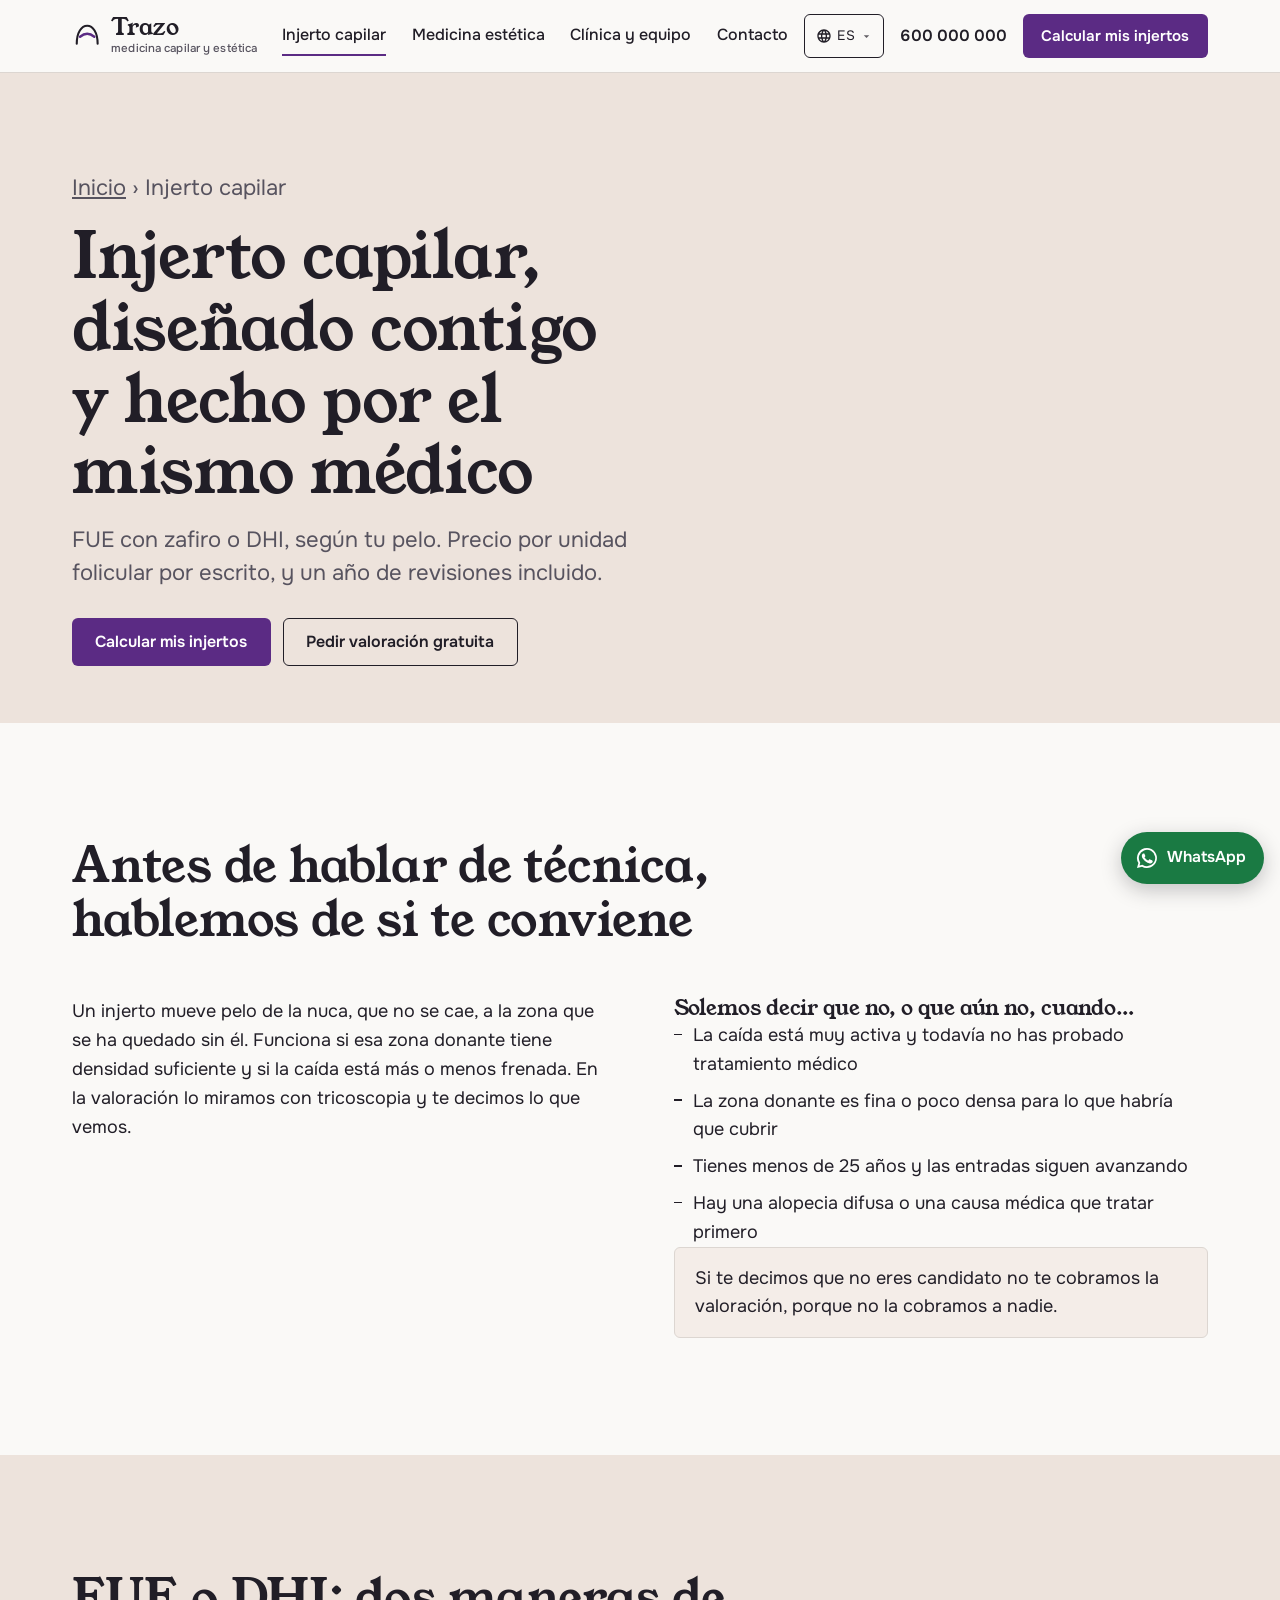
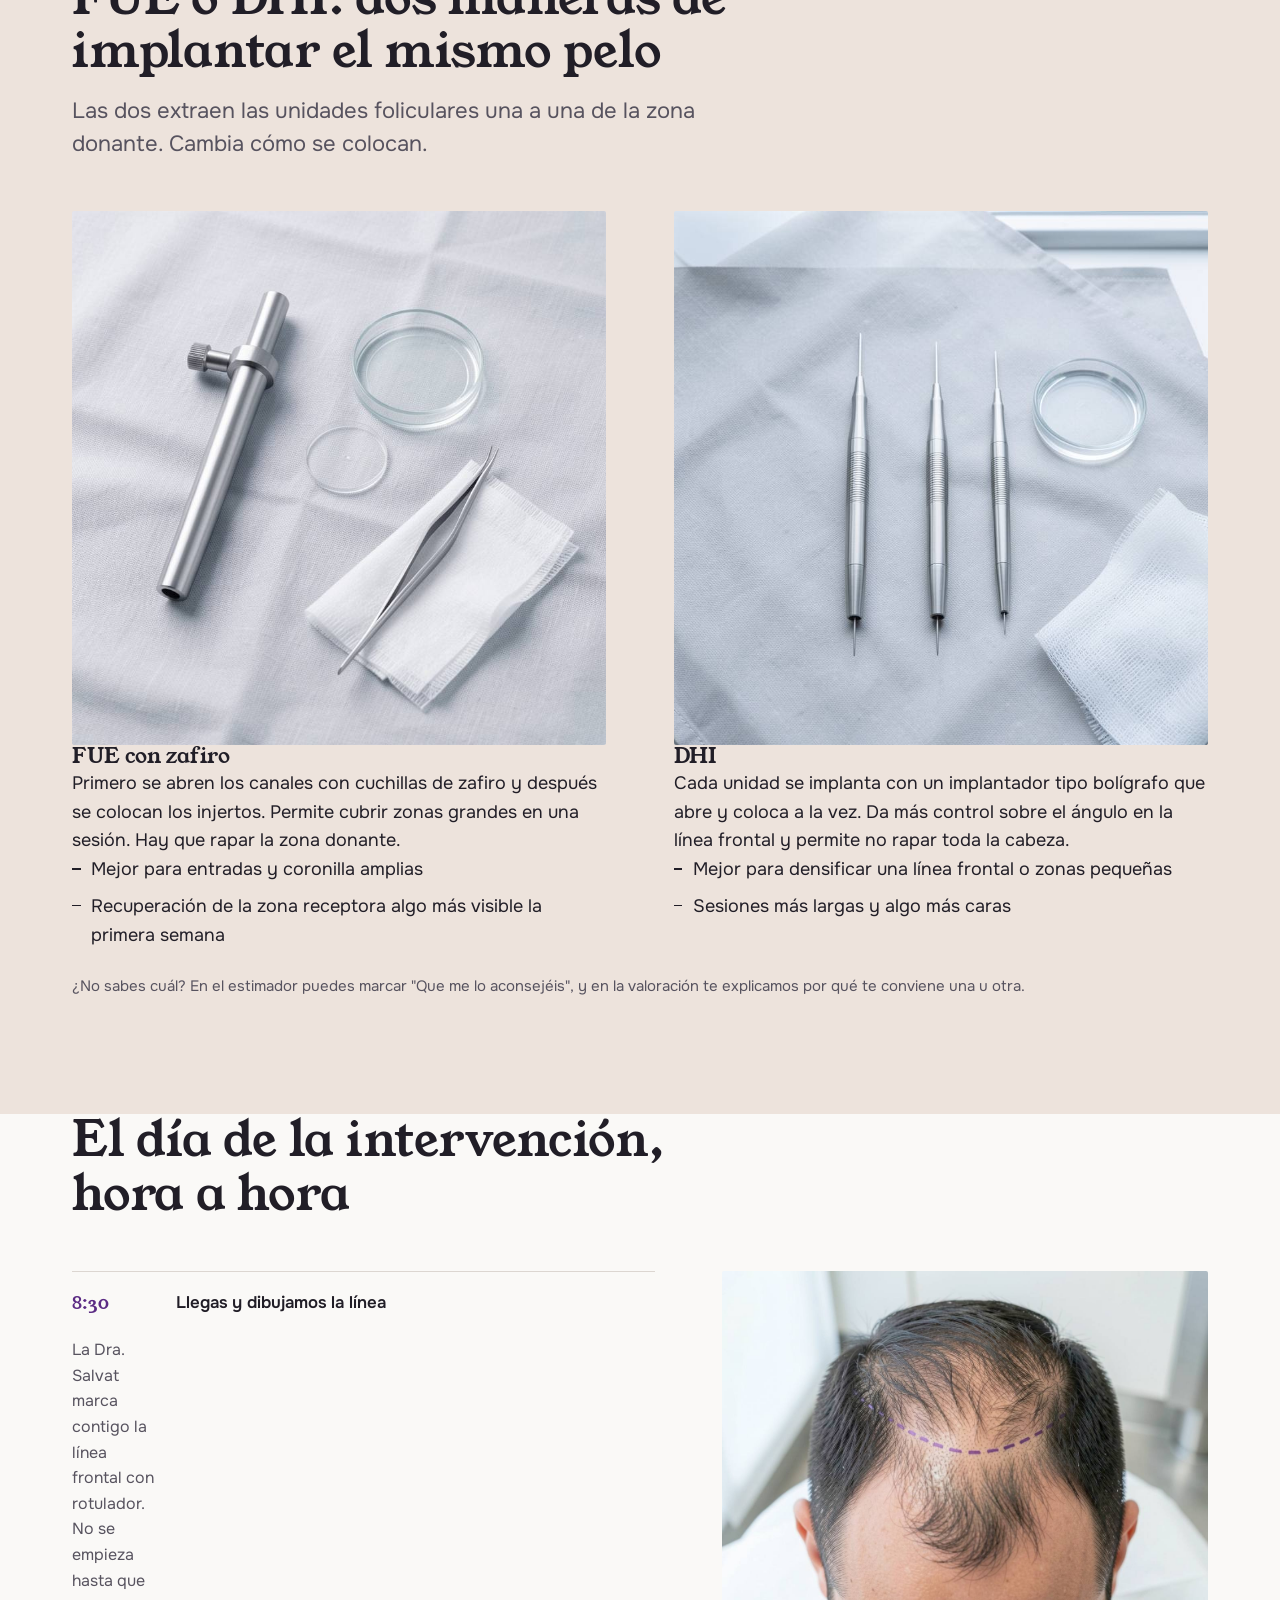
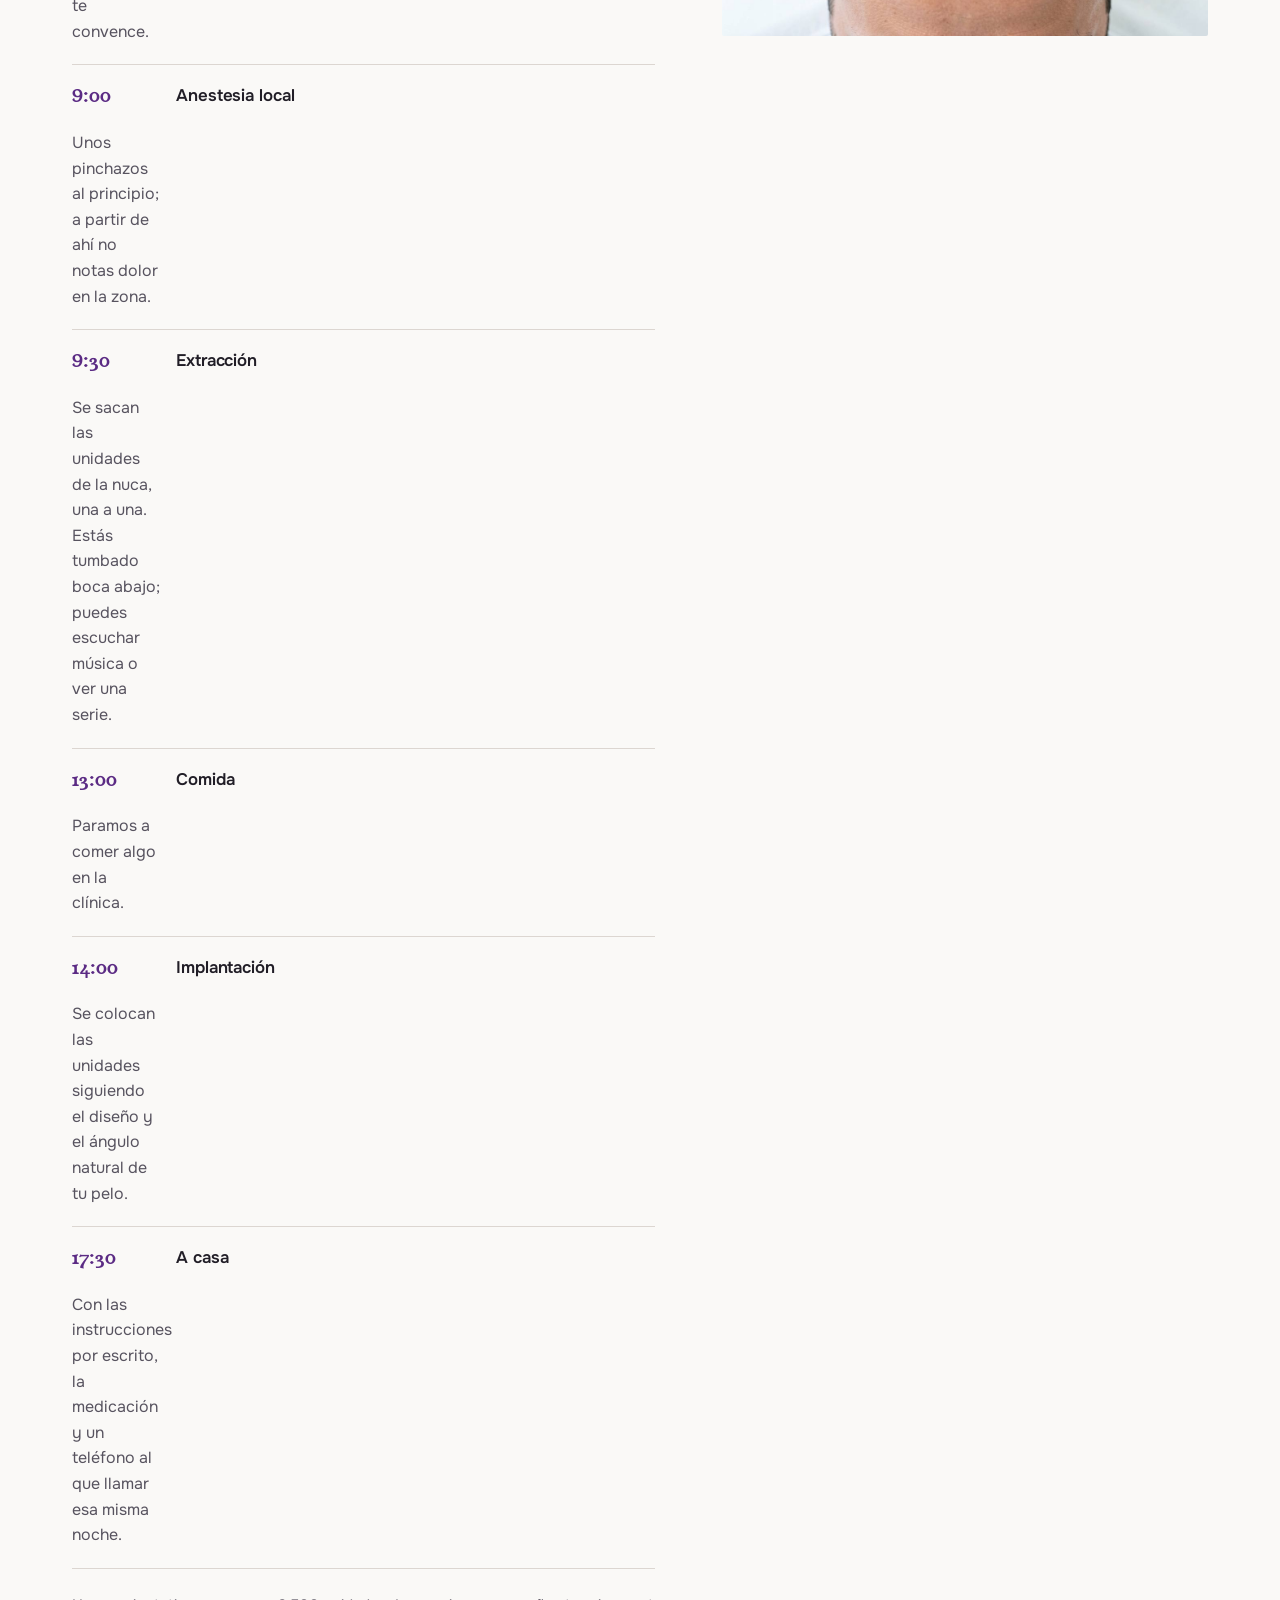
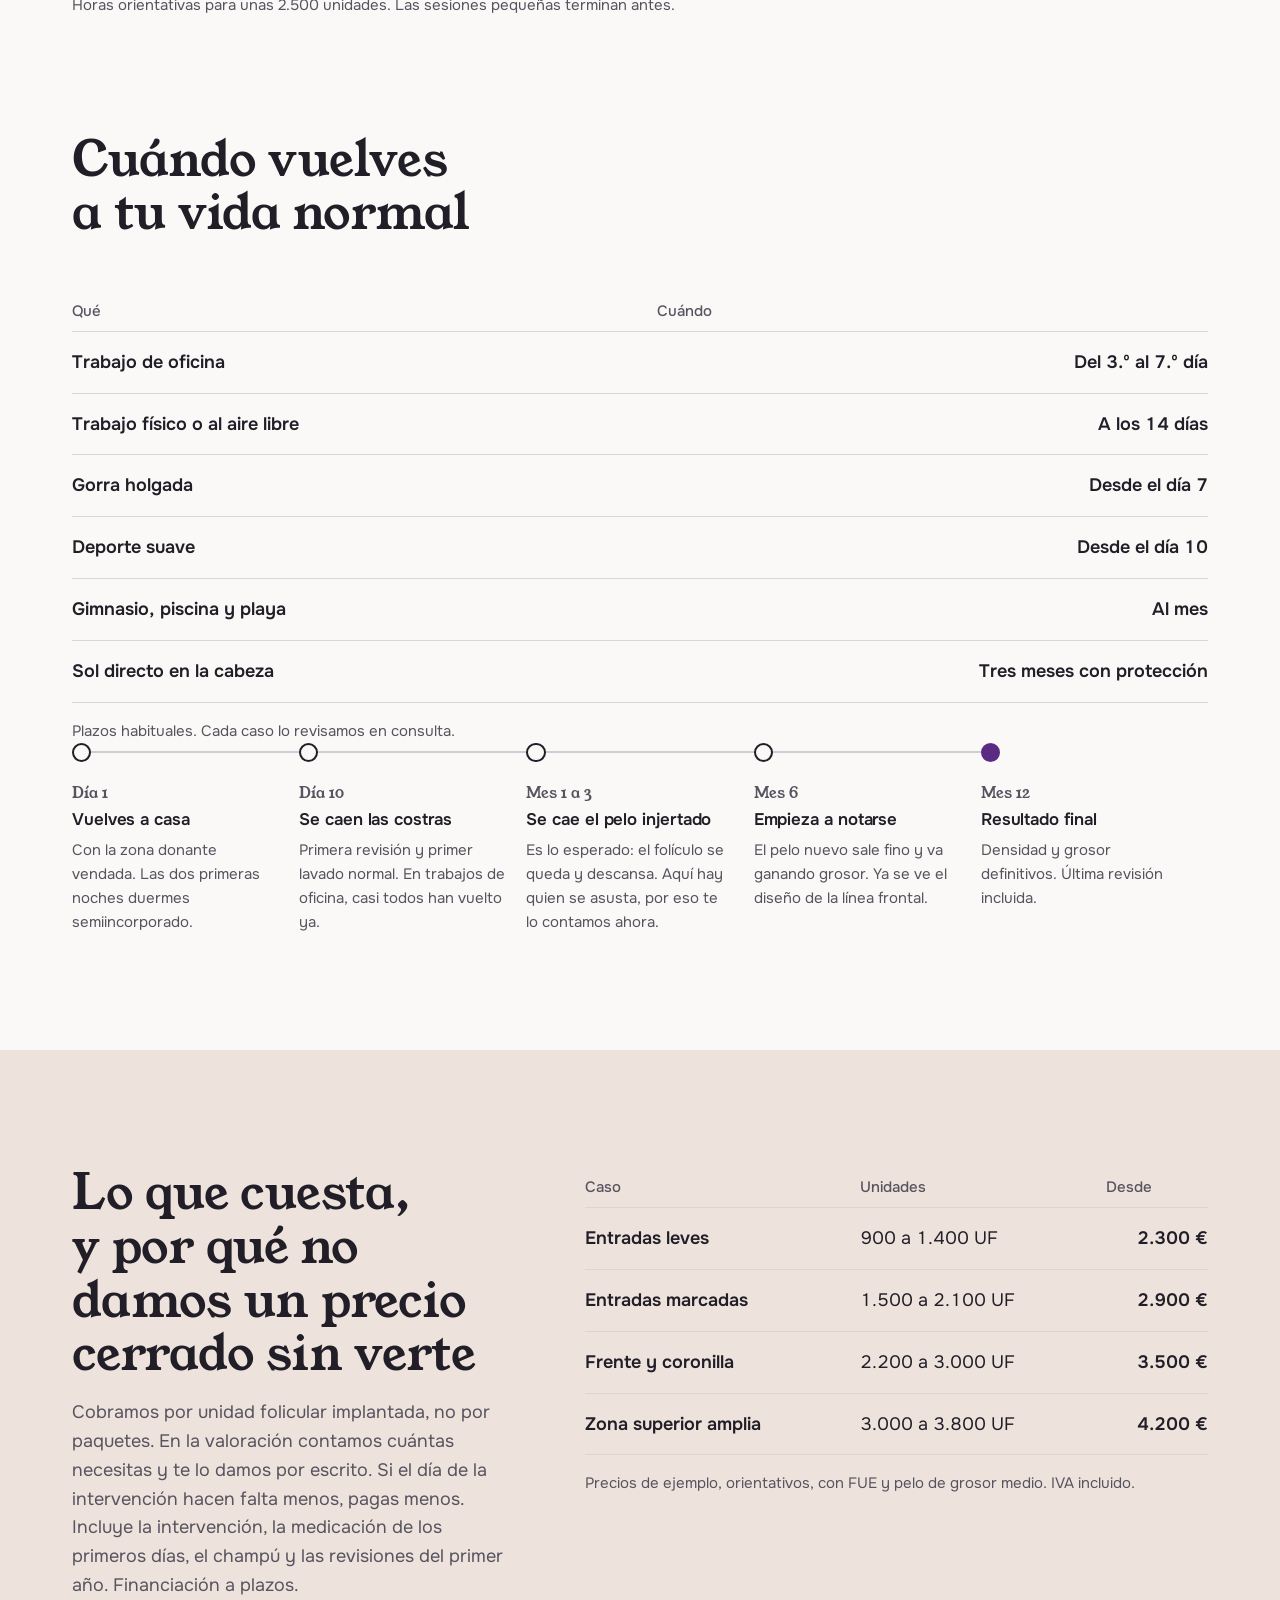
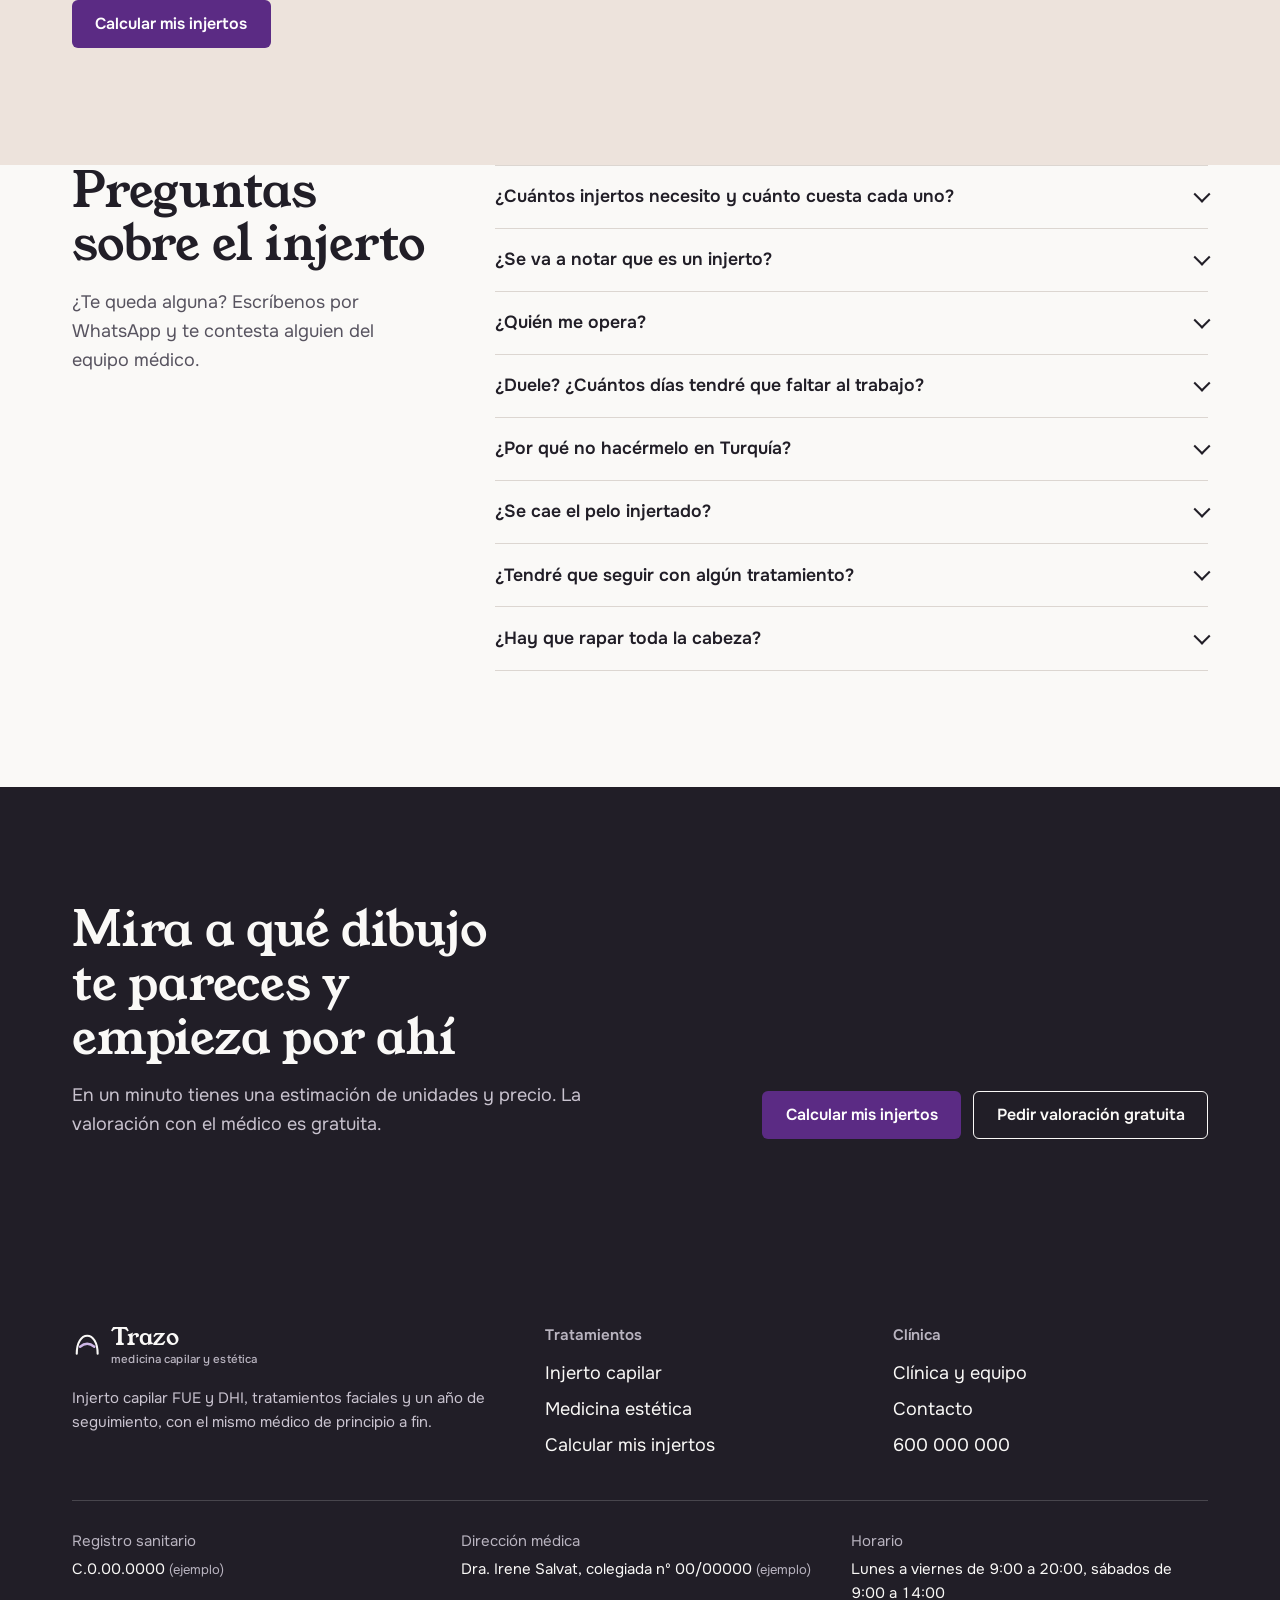
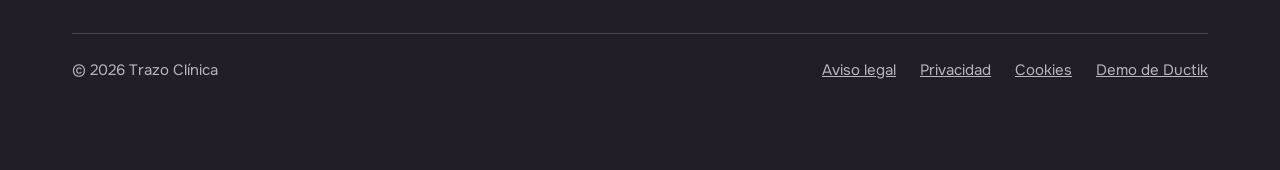
<file: injerto-capilar.html>
<!DOCTYPE html>
<html lang="es">
<head>
  <meta charset="UTF-8">
  <meta name="viewport" content="width=device-width, initial-scale=1">
  <title>Injerto capilar FUE y DHI · Trazo Clínica</title>
  <meta name="description" content="Cómo es un injerto capilar en Trazo Clínica: quién es buen candidato, FUE o DHI, el día de la intervención, la recuperación y el precio por unidad folicular.">
  <meta property="og:type" content="website">
  <meta property="og:title" content="Injerto capilar FUE y DHI · Trazo Clínica">
  <meta property="og:description" content="Cómo es un injerto capilar en Trazo Clínica: quién es buen candidato, FUE o DHI, el día de la intervención, la recuperación y el precio por unidad folicular.">
  <meta property="og:image" content="https://trazo-clinica.pages.dev/assets/img/hero.jpg">
  <meta name="twitter:card" content="summary_large_image">
  <!-- Web de demostració: no s'indexa (PLA.md §Honestedat). -->
  <meta name="robots" content="noindex, nofollow">
  <meta name="theme-color" content="#FAF9F7">
  <link rel="icon" href="assets/favicon.svg" type="image/svg+xml">
  <link rel="preload" href="assets/fonts/YoungSerif.woff2" as="font" type="font/woff2" crossorigin>
  <link rel="preload" href="assets/fonts/Onest-var.woff2" as="font" type="font/woff2" crossorigin>
  <link rel="stylesheet" href="css/styles.css">
  <script type="application/ld+json">
  {
    "@context": "https://schema.org",
    "@type": "MedicalProcedure",
    "name": "Injerto capilar",
    "procedureType": "https://schema.org/SurgicalProcedure",
    "bodyLocation": "Cuero cabelludo",
    "howPerformed": "Extracción de unidades foliculares de la zona donante, una a una, e implantación en la zona receptora con técnica FUE con zafiro o DHI, bajo anestesia local.",
    "followup": "Revisiones incluidas a los 10 días y a los 3, 6 y 12 meses."
  }
  </script>
  <script type="application/ld+json">
  {
    "@context": "https://schema.org",
    "@type": "FAQPage",
    "mainEntity": [
      {
        "@type": "Question",
        "name": "¿Cuántos injertos necesito y cuánto cuesta cada uno?",
        "acceptedAnswer": {
          "@type": "Answer",
          "text": "Depende de la zona a cubrir y de cómo sea tu pelo. Unas entradas leves pueden necesitar unas 1.000 unidades foliculares; una zona superior amplia, más de 3.000. El estimador da una cifra orientativa en un minuto. El número exacto lo fija el médico con tricoscopia en la valoración, y el precio por unidad se da por escrito."
        }
      },
      {
        "@type": "Question",
        "name": "¿Se va a notar que es un injerto?",
        "acceptedAnswer": {
          "@type": "Answer",
          "text": "Lo que delata un injerto es una línea frontal recta y densa de golpe. Se diseña irregular, con unidades de un solo pelo delante, y acorde con la edad de cada paciente. Se dibuja con el paciente antes de empezar, y no se opera hasta que le convence."
        }
      },
      {
        "@type": "Question",
        "name": "¿Quién me opera?",
        "acceptedAnswer": {
          "@type": "Answer",
          "text": "La Dra. Irene Salvat dirige todas las intervenciones y hace la parte médica: el diseño, la anestesia y la apertura de los canales. La acompaña un equipo de enfermería con formación específica en injerto capilar."
        }
      },
      {
        "@type": "Question",
        "name": "¿Duele? ¿Cuántos días tendré que faltar al trabajo?",
        "acceptedAnswer": {
          "@type": "Answer",
          "text": "Se hace con anestesia local, y lo que más se nota son los pinchazos del principio. Después, la mayoría habla de molestias leves las dos primeras noches. En un trabajo de oficina se suele volver entre el tercer y el séptimo día. Si el trabajo es físico o al sol, hay que contar con dos semanas."
        }
      },
      {
        "@type": "Question",
        "name": "¿Por qué no hacérmelo en Turquía?",
        "acceptedAnswer": {
          "@type": "Answer",
          "text": "Allí puede salir más barato, y hay clínicas muy buenas. Lo difícil es el después: si algo no evoluciona bien, el médico está a un vuelo de distancia. En Trazo Clínica las revisiones del primer año están incluidas y a una llamada."
        }
      },
      {
        "@type": "Question",
        "name": "¿Se cae el pelo injertado?",
        "acceptedAnswer": {
          "@type": "Answer",
          "text": "Entre el primer y el tercer mes, sí: es la caída de choque y es esperable. El folículo se queda y vuelve a producir pelo a partir del cuarto mes. El pelo injertado, una vez asentado, es tan duradero como el de la nuca."
        }
      },
      {
        "@type": "Question",
        "name": "¿Tendré que seguir con algún tratamiento?",
        "acceptedAnswer": {
          "@type": "Answer",
          "text": "El injerto no frena la caída del pelo que ya se tiene. Por eso casi siempre se recomienda mantener un tratamiento médico, para no tener que volver a operar dentro de unos años."
        }
      },
      {
        "@type": "Question",
        "name": "¿Hay que rapar toda la cabeza?",
        "acceptedAnswer": {
          "@type": "Answer",
          "text": "Con FUE se rapa la zona donante; si el pelo se lleva algo largo, lo tapa. Con DHI a veces basta con rapar una franja. Se decide según el número de unidades."
        }
      }
    ]
  }
  </script>
  <script src="js/i18n.js"></script>
</head>
<body>
  <a class="salta" href="#contenido">Saltar al contenido</a>

  <header class="cap">
    <div class="wrap cap-in">
      <a class="marca" href="index.html" aria-label="Trazo Clínica, inicio">
        <svg viewBox="0 0 32 32" aria-hidden="true"><path d="M5 24C5 12 10 5 16 5s11 7 11 19" fill="none" stroke="currentColor" stroke-width="2.2" stroke-linecap="round"/><path d="M8.5 16.5Q16 10.5 23.5 16.5" fill="none" stroke="#5B2B84" stroke-width="2.6" stroke-linecap="round"/></svg>
        <span>Trazo<small>medicina capilar y estética</small></span>
      </a>
      <nav class="nav" id="nav" aria-label="Principal">
        <a href="injerto-capilar.html" aria-current="page">Injerto capilar</a>
        <a href="medicina-estetica.html">Medicina estética</a>
        <a href="clinica-y-equipo.html">Clínica y equipo</a>
        <a href="contacto.html">Contacto</a>
      </nav>
      <!-- Desplegable d'idioma (plantilla: <skill web-demo>/assets/i18n/tria-idioma.html).
           NOMÉS existeix si el JS ha arrencat: js/i18n.js posa `te-js` a
           l'<html> des del <head>. Un control mort val menys que cap control. -->
      <div class="tria-idioma" data-idioma-tria>
        <button class="tria-idioma-boto" type="button" data-idioma-boto
                aria-expanded="false" aria-haspopup="true"
                aria-label="Idioma de la página">
          <svg viewBox="0 0 24 24" aria-hidden="true" focusable="false"><path d="M12 2C6.48 2 2 6.48 2 12s4.48 10 10 10 10-4.48 10-10S17.52 2 12 2Zm6.93 6h-2.95a15.65 15.65 0 0 0-1.38-3.56A8.03 8.03 0 0 1 18.92 8ZM12 4.04c.83 1.2 1.48 2.53 1.91 3.96h-3.82c.43-1.43 1.08-2.76 1.91-3.96ZM4.26 14a7.85 7.85 0 0 1 0-4h3.38a16.6 16.6 0 0 0-.14 2c0 .68.06 1.34.14 2Zm.82 2h2.95c.32 1.25.78 2.45 1.38 3.56A7.99 7.99 0 0 1 5.08 16Zm2.95-8H5.08a7.99 7.99 0 0 1 4.33-3.56A15.65 15.65 0 0 0 8.03 8ZM12 19.96c-.83-1.2-1.48-2.53-1.91-3.96h3.82c-.43 1.43-1.08 2.76-1.91 3.96ZM14.34 14H9.66c-.09-.66-.16-1.32-.16-2 0-.68.07-1.35.16-2h4.68c.09.65.16 1.32.16 2 0 .68-.07 1.34-.16 2Zm.25 5.56c.6-1.11 1.06-2.31 1.38-3.56h2.95a8.03 8.03 0 0 1-4.33 3.56ZM16.36 14c.08-.66.14-1.32.14-2 0-.68-.06-1.34-.14-2h3.38a7.85 7.85 0 0 1 0 4Z"/></svg>
          <span data-idioma-actual data-sense-traduir>ES</span>
          <svg class="tria-idioma-punta" viewBox="0 0 24 24" aria-hidden="true" focusable="false"><path d="M12 15 6 9h12z"/></svg>
        </button>
        <!-- Cada idioma es diu com es diu ell mateix, no traduït: qui busca la
             seva llengua busca la paraula que coneix. Sempre CA · ES · EN. -->
        <ul class="tria-idioma-menu" data-idioma-menu data-sense-traduir hidden>
          <li><button type="button" data-idioma-opcio="ca" lang="ca">Català</button></li>
          <li><button type="button" data-idioma-opcio="es" lang="es">Castellano</button></li>
          <li><button type="button" data-idioma-opcio="en" lang="en">English</button></li>
        </ul>
      </div>
      <a class="cap-tel" href="tel:+34600000000">600 000 000</a>
      <a class="btn btn-principal" href="estimador.html">Calcular mis injertos</a>
      <button class="nav-obre" type="button" aria-expanded="false" aria-controls="nav"><span></span><span class="visually-hidden">Menú</span></button>
    </div>
  </header>

  <main id="contenido">
    <section class="pag-cap" aria-labelledby="titulo-pagina">
      <div class="wrap">
        <p class="molla"><a href="index.html">Inicio</a> › Injerto capilar</p>
        <h1 id="titulo-pagina">Injerto capilar, diseñado contigo y hecho por el mismo médico</h1>
        <p>FUE con zafiro o DHI, según tu pelo. Precio por unidad folicular por escrito, y un año de revisiones incluido.</p>
        <div class="botons">
          <a class="btn btn-principal" href="estimador.html">Calcular mis injertos</a>
          <a class="btn btn-secundari" href="contacto.html?motivo=capilar">Pedir valoración gratuita</a>
        </div>
      </div>
    </section>

    <section class="seccio" aria-labelledby="titulo-candidato">
      <div class="wrap">
        <div class="seccio-cap">
          <h2 id="titulo-candidato">Antes de hablar de técnica, hablemos de si te conviene</h2>
        </div>
        <div class="dues-col">
          <p>Un injerto mueve pelo de la nuca, que no se cae, a la zona que se ha quedado sin él. Funciona si esa zona donante tiene densidad suficiente y si la caída está más o menos frenada. En la valoración lo miramos con tricoscopia y te decimos lo que vemos.</p>
          <div>
            <h3>Solemos decir que no, o que aún no, cuando…</h3>
            <ul class="llista-guio">
              <li>La caída está muy activa y todavía no has probado tratamiento médico</li>
              <li>La zona donante es fina o poco densa para lo que habría que cubrir</li>
              <li>Tienes menos de 25 años y las entradas siguen avanzando</li>
              <li>Hay una alopecia difusa o una causa médica que tratar primero</li>
            </ul>
            <div class="avis">
              <p>Si te decimos que no eres candidato no te cobramos la valoración, porque no la cobramos a nadie.</p>
            </div>
          </div>
        </div>
      </div>
    </section>

    <section class="seccio fons-piel" aria-labelledby="titulo-fue-dhi">
      <div class="wrap">
        <div class="seccio-cap">
          <h2 id="titulo-fue-dhi">FUE o DHI: dos maneras de implantar el mismo pelo</h2>
          <p>Las dos extraen las unidades foliculares una a una de la zona donante. Cambia cómo se colocan.</p>
        </div>
        <div class="dues-col">
          <div>
            <div class="foto foto-11">
              <img src="assets/img/tecnica-fue.jpg" alt="Mango de micropunch, pinzas y una placa con suero sobre un paño quirúrgico" width="800" height="800" loading="lazy">
            </div>
            <h3>FUE con zafiro</h3>
            <p>Primero se abren los canales con cuchillas de zafiro y después se colocan los injertos. Permite cubrir zonas grandes en una sesión. Hay que rapar la zona donante.</p>
            <ul class="llista-guio">
              <li>Mejor para entradas y coronilla amplias</li>
              <li>Recuperación de la zona receptora algo más visible la primera semana</li>
            </ul>
          </div>
          <div>
            <div class="foto foto-11">
              <img src="assets/img/tecnica-dhi.jpg" alt="Tres implantadores de tipo bolígrafo con aguja hueca sobre un paño quirúrgico" width="800" height="800" loading="lazy">
            </div>
            <h3>DHI</h3>
            <p>Cada unidad se implanta con un implantador tipo bolígrafo que abre y coloca a la vez. Da más control sobre el ángulo en la línea frontal y permite no rapar toda la cabeza.</p>
            <ul class="llista-guio">
              <li>Mejor para densificar una línea frontal o zonas pequeñas</li>
              <li>Sesiones más largas y algo más caras</li>
            </ul>
          </div>
        </div>
        <p class="franja-peu">¿No sabes cuál? En el estimador puedes marcar "Que me lo aconsejéis", y en la valoración te explicamos por qué te conviene una u otra.</p>
      </div>
    </section>

    <section class="seccio" aria-labelledby="titulo-dia">
      <div class="wrap">
        <div class="seccio-cap">
          <h2 id="titulo-dia">El día de la intervención, hora a hora</h2>
        </div>
        <div class="dues-col text-foto">
          <ol class="passos">
            <li data-quan="8:30">
              <h3>Llegas y dibujamos la línea</h3>
              <p>La Dra. Salvat marca contigo la línea frontal con rotulador. No se empieza hasta que te convence.</p>
            </li>
            <li data-quan="9:00">
              <h3>Anestesia local</h3>
              <p>Unos pinchazos al principio; a partir de ahí no notas dolor en la zona.</p>
            </li>
            <li data-quan="9:30">
              <h3>Extracción</h3>
              <p>Se sacan las unidades de la nuca, una a una. Estás tumbado boca abajo; puedes escuchar música o ver una serie.</p>
            </li>
            <li data-quan="13:00">
              <h3>Comida</h3>
              <p>Paramos a comer algo en la clínica.</p>
            </li>
            <li data-quan="14:00">
              <h3>Implantación</h3>
              <p>Se colocan las unidades siguiendo el diseño y el ángulo natural de tu pelo.</p>
            </li>
            <li data-quan="17:30">
              <h3>A casa</h3>
              <p>Con las instrucciones por escrito, la medicación y un teléfono al que llamar esa misma noche.</p>
            </li>
          </ol>
          <div class="foto foto-43">
            <img src="assets/img/trazo.jpg" alt="Línea frontal dibujada con rotulador violeta sobre el cuero cabelludo antes de un injerto" width="1200" height="900" loading="lazy">
          </div>
        </div>
        <p class="franja-peu">Horas orientativas para unas 2.500 unidades. Las sesiones pequeñas terminan antes.</p>
      </div>
    </section>

    <section class="seccio" aria-labelledby="titulo-recuperacion">
      <div class="wrap">
        <div class="seccio-cap">
          <h2 id="titulo-recuperacion">Cuándo vuelves a tu vida normal</h2>
        </div>
        <table class="preus">
          <caption>Plazos habituales. Cada caso lo revisamos en consulta.</caption>
          <thead>
            <tr><th scope="col">Qué</th><th scope="col">Cuándo</th></tr>
          </thead>
          <tbody>
            <tr><th scope="row">Trabajo de oficina</th><td>Del 3.º al 7.º día</td></tr>
            <tr><th scope="row">Trabajo físico o al aire libre</th><td>A los 14 días</td></tr>
            <tr><th scope="row">Gorra holgada</th><td>Desde el día 7</td></tr>
            <tr><th scope="row">Deporte suave</th><td>Desde el día 10</td></tr>
            <tr><th scope="row">Gimnasio, piscina y playa</th><td>Al mes</td></tr>
            <tr><th scope="row">Sol directo en la cabeza</th><td>Tres meses con protección</td></tr>
          </tbody>
        </table>

        <ol class="evolucio">
          <li class="fita">
            <p class="fita-quan">Día 1</p>
            <h3>Vuelves a casa</h3>
            <p>Con la zona donante vendada. Las dos primeras noches duermes semiincorporado.</p>
          </li>
          <li class="fita">
            <p class="fita-quan">Día 10</p>
            <h3>Se caen las costras</h3>
            <p>Primera revisión y primer lavado normal. En trabajos de oficina, casi todos han vuelto ya.</p>
          </li>
          <li class="fita">
            <p class="fita-quan">Mes 1 a 3</p>
            <h3>Se cae el pelo injertado</h3>
            <p>Es lo esperado: el folículo se queda y descansa. Aquí hay quien se asusta, por eso te lo contamos ahora.</p>
          </li>
          <li class="fita">
            <p class="fita-quan">Mes 6</p>
            <h3>Empieza a notarse</h3>
            <p>El pelo nuevo sale fino y va ganando grosor. Ya se ve el diseño de la línea frontal.</p>
          </li>
          <li class="fita">
            <p class="fita-quan">Mes 12</p>
            <h3>Resultado final</h3>
            <p>Densidad y grosor definitivos. Última revisión incluida.</p>
          </li>
        </ol>
      </div>
    </section>

    <section class="seccio fons-piel" aria-labelledby="titulo-precio">
      <div class="wrap preus-bloc">
        <div>
          <h2 id="titulo-precio" class="titol-seccio">Lo que cuesta, y por qué no damos un precio cerrado sin verte</h2>
          <p class="text-sec">Cobramos por unidad folicular implantada, no por paquetes. En la valoración contamos cuántas necesitas y te lo damos por escrito. Si el día de la intervención hacen falta menos, pagas menos.</p>
          <p class="text-sec">Incluye la intervención, la medicación de los primeros días, el champú y las revisiones del primer año. Financiación a plazos.</p>
          <a class="btn btn-principal" href="estimador.html">Calcular mis injertos</a>
        </div>
        <table class="preus">
          <caption>Precios de ejemplo, orientativos, con FUE y pelo de grosor medio. IVA incluido.</caption>
          <thead>
            <tr><th scope="col">Caso</th><th scope="col">Unidades</th><th scope="col">Desde</th></tr>
          </thead>
          <tbody>
            <tr><th scope="row">Entradas leves</th><td>900 a 1.400 UF</td><td>2.300 €</td></tr>
            <tr><th scope="row">Entradas marcadas</th><td>1.500 a 2.100 UF</td><td>2.900 €</td></tr>
            <tr><th scope="row">Frente y coronilla</th><td>2.200 a 3.000 UF</td><td>3.500 €</td></tr>
            <tr><th scope="row">Zona superior amplia</th><td>3.000 a 3.800 UF</td><td>4.200 €</td></tr>
          </tbody>
        </table>
      </div>
    </section>

    <section class="seccio" aria-labelledby="titulo-faq" id="preguntas">
      <div class="wrap faq-bloc">
        <div>
          <h2 id="titulo-faq" class="titol-seccio">Preguntas sobre el injerto</h2>
          <p class="text-sec">¿Te queda alguna? Escríbenos por WhatsApp y te contesta alguien del equipo médico.</p>
        </div>
        <div class="faq">
          <details>
            <summary>¿Cuántos injertos necesito y cuánto cuesta cada uno?</summary>
            <div class="resposta">
              <p>Depende de la zona a cubrir y de cómo sea tu pelo. Unas entradas leves pueden necesitar unas 1.000 unidades foliculares; una zona superior amplia, más de 3.000.</p>
              <p>El <a class="enllac" href="estimador.html">estimador</a> te da una cifra orientativa en un minuto. El número exacto lo fija el médico con tricoscopia en la valoración, y el precio por unidad te lo damos por escrito.</p>
            </div>
          </details>
          <details>
            <summary>¿Se va a notar que es un injerto?</summary>
            <div class="resposta">
              <p>Lo que delata un injerto es una línea frontal recta y densa de golpe. La diseñamos irregular, con unidades de un solo pelo delante, y acorde con tu edad: una línea de 20 años en una cara de 45 no queda natural.</p>
              <p>La dibujamos contigo antes de empezar, y no se opera hasta que te convence.</p>
            </div>
          </details>
          <details>
            <summary>¿Quién me opera?</summary>
            <div class="resposta">
              <p>La Dra. Irene Salvat dirige todas las intervenciones y hace la parte médica: el diseño, la anestesia y la apertura de los canales. La acompaña un equipo de enfermería con formación específica en injerto capilar.</p>
            </div>
          </details>
          <details>
            <summary>¿Duele? ¿Cuántos días tendré que faltar al trabajo?</summary>
            <div class="resposta">
              <p>Se hace con anestesia local, y lo que más se nota son los pinchazos del principio. Después, la mayoría habla de molestias leves las dos primeras noches.</p>
              <p>En un trabajo de oficina se suele volver entre el tercer y el séptimo día. Si tu trabajo es físico o al sol, cuenta con dos semanas.</p>
            </div>
          </details>
          <details>
            <summary>¿Por qué no hacérmelo en Turquía?</summary>
            <div class="resposta">
              <p>Allí puede salir más barato, y hay clínicas muy buenas. Lo difícil es el después: si algo no evoluciona bien, tu médico está a un vuelo de distancia. Aquí las revisiones del primer año están incluidas y a una llamada.</p>
            </div>
          </details>
          <details>
            <summary>¿Se cae el pelo injertado?</summary>
            <div class="resposta">
              <p>Entre el primer y el tercer mes, sí: es la caída de choque y es esperable. El folículo se queda y vuelve a producir pelo a partir del cuarto mes. El pelo injertado, una vez asentado, es tan duradero como el de la nuca.</p>
            </div>
          </details>
          <details>
            <summary>¿Tendré que seguir con algún tratamiento?</summary>
            <div class="resposta">
              <p>El injerto no frena la caída del pelo que ya tienes. Por eso casi siempre recomendamos mantener un tratamiento médico, para no tener que volver a operar dentro de unos años.</p>
            </div>
          </details>
          <details>
            <summary>¿Hay que rapar toda la cabeza?</summary>
            <div class="resposta">
              <p>Con FUE se rapa la zona donante; si llevas el pelo algo largo, la tapa. Con DHI a veces basta con rapar una franja. Lo vemos según el número de unidades.</p>
            </div>
          </details>
        </div>
      </div>
    </section>

    <section class="seccio fosc" aria-labelledby="titulo-cta">
      <div class="wrap cta-final">
        <div>
          <h2 id="titulo-cta">Mira a qué dibujo te pareces y empieza por ahí</h2>
          <p>En un minuto tienes una estimación de unidades y precio. La valoración con el médico es gratuita.</p>
        </div>
        <div class="botons">
          <a class="btn btn-principal" href="estimador.html">Calcular mis injertos</a>
          <a class="btn btn-secundari" href="contacto.html?motivo=capilar">Pedir valoración gratuita</a>
        </div>
      </div>
    </section>
  </main>

  <footer class="peu">
    <div class="wrap">
      <div class="peu-dalt">
        <div>
          <a class="marca" href="index.html" aria-label="Trazo Clínica, inicio">
            <svg viewBox="0 0 32 32" aria-hidden="true"><path d="M5 24C5 12 10 5 16 5s11 7 11 19" fill="none" stroke="currentColor" stroke-width="2.2" stroke-linecap="round"/><path d="M8.5 16.5Q16 10.5 23.5 16.5" fill="none" stroke="#CDB6E6" stroke-width="2.6" stroke-linecap="round"/></svg>
            <span>Trazo<small>medicina capilar y estética</small></span>
          </a>
          <p>Injerto capilar FUE y DHI, tratamientos faciales y un año de seguimiento, con el mismo médico de principio a fin.</p>
        </div>
        <div>
          <h2>Tratamientos</h2>
          <ul>
            <li><a href="injerto-capilar.html">Injerto capilar</a></li>
            <li><a href="medicina-estetica.html">Medicina estética</a></li>
            <li><a href="estimador.html">Calcular mis injertos</a></li>
          </ul>
        </div>
        <div>
          <h2>Clínica</h2>
          <ul>
            <li><a href="clinica-y-equipo.html">Clínica y equipo</a></li>
            <li><a href="contacto.html">Contacto</a></li>
            <li><a href="tel:+34600000000">600 000 000</a></li>
          </ul>
        </div>
      </div>
      <dl class="sanitari">
        <div><dt>Registro sanitario</dt><dd>C.0.00.0000 <span class="ex">(ejemplo)</span></dd></div>
        <div><dt>Dirección médica</dt><dd>Dra. Irene Salvat, colegiada nº 00/00000 <span class="ex">(ejemplo)</span></dd></div>
        <div><dt>Horario</dt><dd>Lunes a viernes de 9:00 a 20:00, sábados de 9:00 a 14:00</dd></div>
      </dl>
      <div class="peu-baix">
        <span>© 2026 Trazo Clínica</span>
        <a href="aviso-legal.html">Aviso legal</a>
        <a href="politica-privacidad.html">Privacidad</a>
        <a href="politica-cookies.html">Cookies</a>
        <a class="peu-ductik" href="https://ductik.com/">Demo de Ductik</a>
      </div>
    </div>
  </footer>

  <a class="wa-flota" href="https://wa.me/34600000000" target="_blank" rel="noopener" aria-label="Escríbenos por WhatsApp">
    <svg viewBox="0 0 24 24" aria-hidden="true"><path fill="currentColor" d="M12 2a10 10 0 0 0-8.6 15.1L2 22l5-1.3A10 10 0 1 0 12 2Zm0 18.2a8.2 8.2 0 0 1-4.2-1.2l-.3-.2-3 .8.8-2.9-.2-.3A8.2 8.2 0 1 1 12 20.2Zm4.5-6.1c-.2-.1-1.5-.7-1.7-.8s-.4-.1-.6.1-.7.8-.8 1-.3.2-.5.1a6.7 6.7 0 0 1-3.3-2.9c-.3-.4.3-.4.7-1.3a.5.5 0 0 0 0-.5l-.8-1.9c-.2-.5-.4-.4-.6-.4h-.5a1 1 0 0 0-.7.3 3 3 0 0 0-.9 2.2 5.2 5.2 0 0 0 1.1 2.8 11.9 11.9 0 0 0 4.6 4c1.7.7 2.4.8 3.2.7a2.8 2.8 0 0 0 1.8-1.3 2.3 2.3 0 0 0 .2-1.3c-.1-.1-.3-.2-.5-.3Z"/></svg>
    <span>WhatsApp</span>
  </a>

  <script src="js/traduccions.js" defer></script>
  <script src="js/main.js" defer></script>
</body>
</html>
</file>
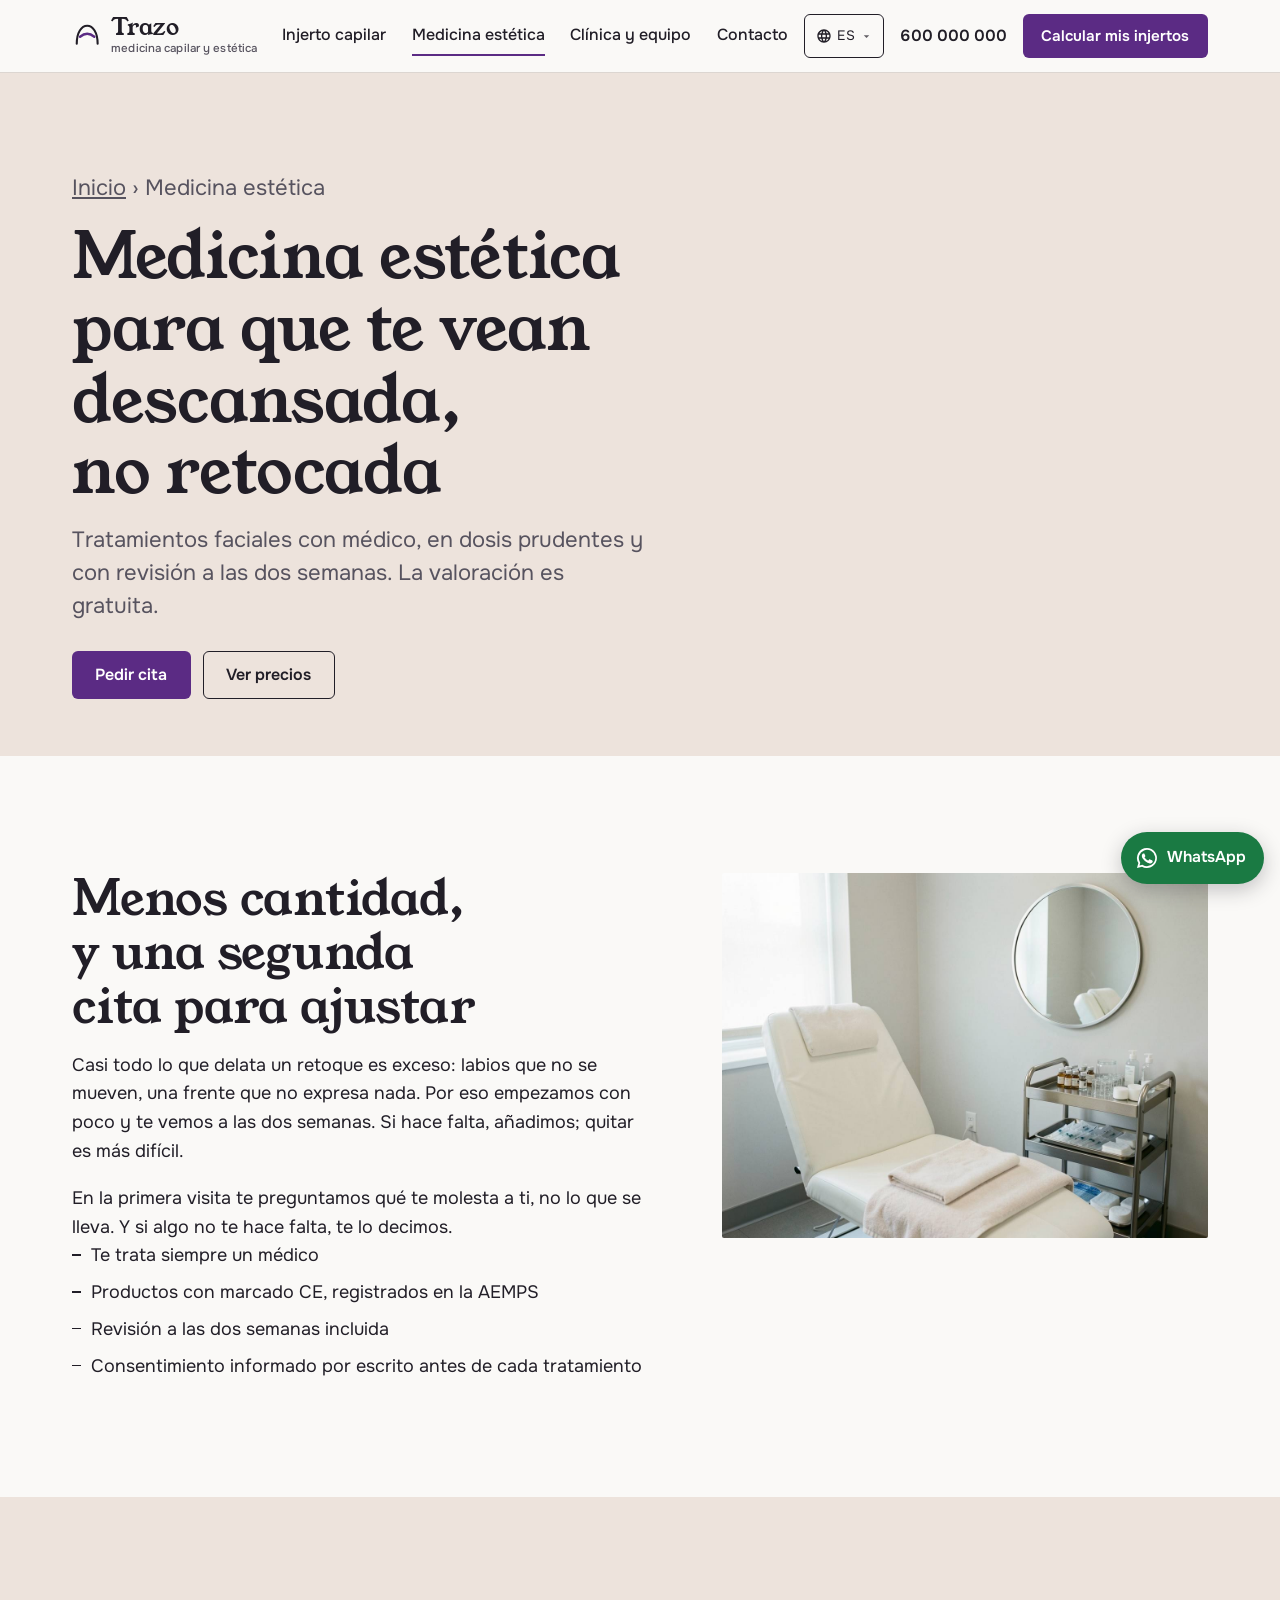
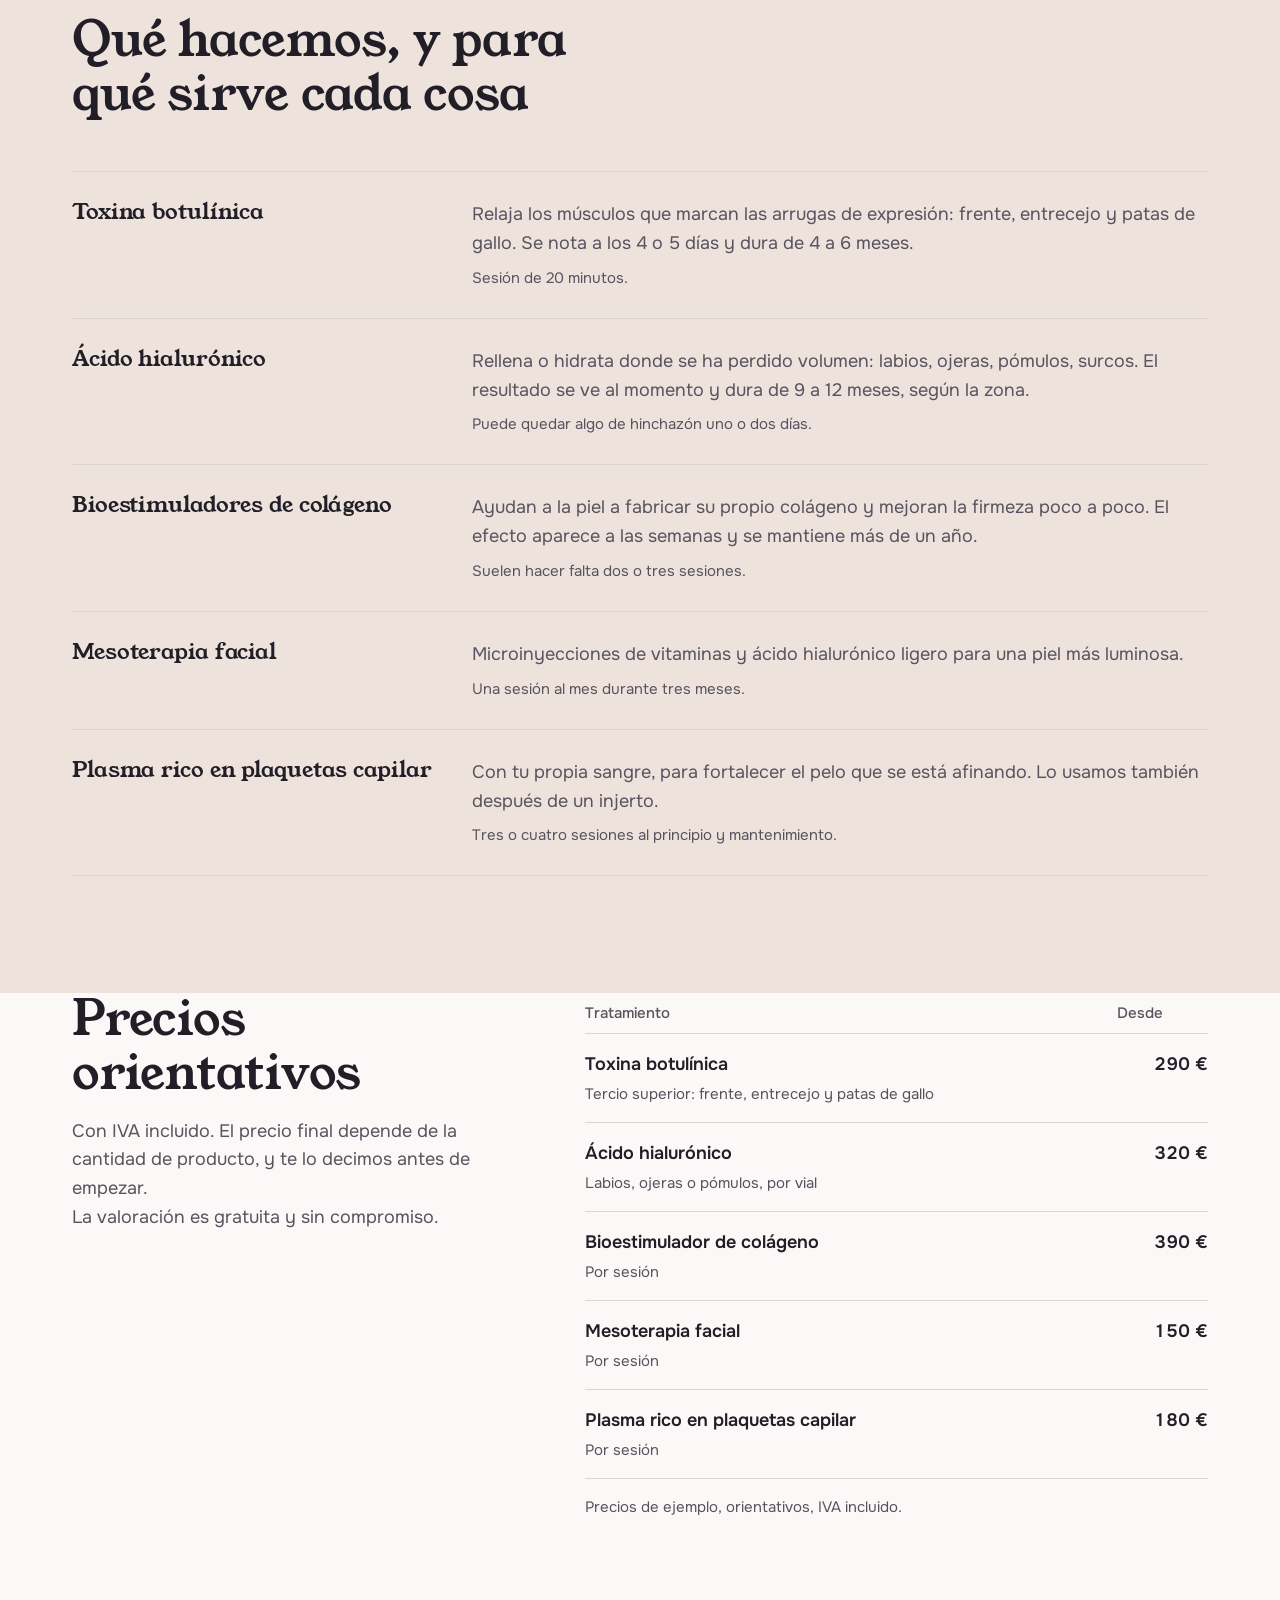
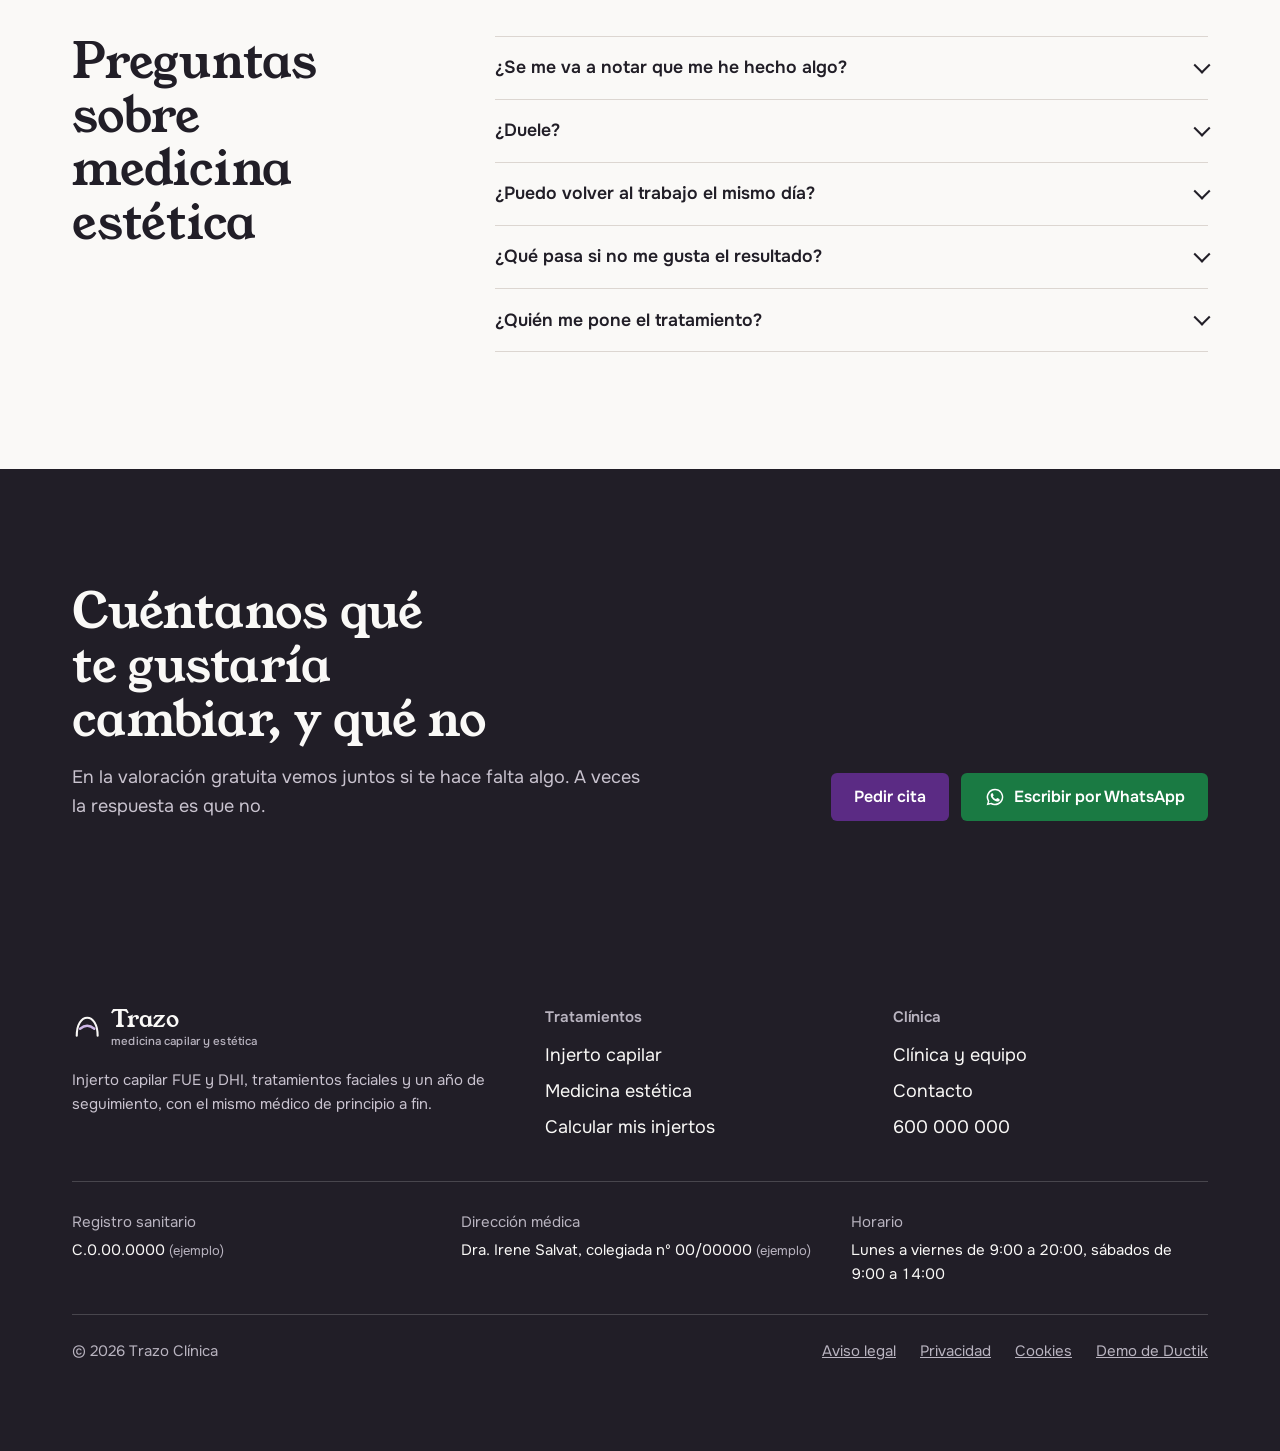
<file: medicina-estetica.html>
<!DOCTYPE html>
<html lang="es">
<head>
  <meta charset="UTF-8">
  <meta name="viewport" content="width=device-width, initial-scale=1">
  <title>Medicina estética facial · Trazo Clínica</title>
  <meta name="description" content="Toxina botulínica, ácido hialurónico, bioestimuladores, mesoterapia y plasma rico en plaquetas, en dosis que no se notan. Precios orientativos y valoración gratuita.">
  <meta property="og:type" content="website">
  <meta property="og:title" content="Medicina estética facial · Trazo Clínica">
  <meta property="og:description" content="Toxina botulínica, ácido hialurónico, bioestimuladores, mesoterapia y plasma rico en plaquetas, en dosis que no se notan. Precios orientativos y valoración gratuita.">
  <meta property="og:image" content="https://trazo-clinica.pages.dev/assets/img/hero.jpg">
  <meta name="twitter:card" content="summary_large_image">
  <!-- Web de demostració: no s'indexa (PLA.md §Honestedat). -->
  <meta name="robots" content="noindex, nofollow">
  <meta name="theme-color" content="#FAF9F7">
  <link rel="icon" href="assets/favicon.svg" type="image/svg+xml">
  <link rel="preload" href="assets/fonts/YoungSerif.woff2" as="font" type="font/woff2" crossorigin>
  <link rel="preload" href="assets/fonts/Onest-var.woff2" as="font" type="font/woff2" crossorigin>
  <link rel="stylesheet" href="css/styles.css">
  <script type="application/ld+json">
  {
    "@context": "https://schema.org",
    "@type": "MedicalClinic",
    "name": "Trazo Clínica",
    "description": "Clínica de medicina capilar y estética: injerto capilar FUE y DHI, tratamientos faciales y seguimiento durante un año.",
    "telephone": "+34600000000",
    "priceRange": "€€€",
    "medicalSpecialty": ["Dermatologic", "PlasticSurgery"],
    "openingHours": ["Mo-Fr 09:00-20:00", "Sa 09:00-14:00"],
    "availableService": [
      { "@type": "MedicalProcedure", "name": "Toxina botulínica" },
      { "@type": "MedicalProcedure", "name": "Ácido hialurónico" },
      { "@type": "MedicalProcedure", "name": "Bioestimulador de colágeno" },
      { "@type": "MedicalProcedure", "name": "Mesoterapia facial" },
      { "@type": "MedicalProcedure", "name": "Plasma rico en plaquetas capilar" }
    ]
  }
  </script>
  <script type="application/ld+json">
  {
    "@context": "https://schema.org",
    "@type": "FAQPage",
    "mainEntity": [
      {
        "@type": "Question",
        "name": "¿Se me va a notar que me he hecho algo?",
        "acceptedAnswer": { "@type": "Answer", "text": "Si está bien hecho, se nota que tienes buena cara, no el tratamiento. Empezamos con poca cantidad y ajustamos en la revisión." }
      },
      {
        "@type": "Question",
        "name": "¿Duele?",
        "acceptedAnswer": { "@type": "Answer", "text": "Son pinchazos finos. Para los labios y las zonas sensibles usamos crema anestésica, y muchos productos ya llevan anestesia." }
      },
      {
        "@type": "Question",
        "name": "¿Puedo volver al trabajo el mismo día?",
        "acceptedAnswer": { "@type": "Answer", "text": "Casi siempre. Puede quedar un pequeño hematoma o algo de hinchazón uno o dos días, que se tapa con maquillaje." }
      },
      {
        "@type": "Question",
        "name": "¿Qué pasa si no me gusta el resultado?",
        "acceptedAnswer": { "@type": "Answer", "text": "La toxina desaparece sola en unos meses. El ácido hialurónico se puede disolver con una enzima en consulta. Por eso preferimos quedarnos cortos." }
      },
      {
        "@type": "Question",
        "name": "¿Quién me pone el tratamiento?",
        "acceptedAnswer": { "@type": "Answer", "text": "Siempre un médico. El Dr. Marcos Llorente se ocupa de la medicina estética facial." }
      }
    ]
  }
  </script>
  <script src="js/i18n.js"></script>
</head>
<body>
  <a class="salta" href="#contenido">Saltar al contenido</a>

  <header class="cap">
    <div class="wrap cap-in">
      <a class="marca" href="index.html" aria-label="Trazo Clínica, inicio">
        <svg viewBox="0 0 32 32" aria-hidden="true"><path d="M5 24C5 12 10 5 16 5s11 7 11 19" fill="none" stroke="currentColor" stroke-width="2.2" stroke-linecap="round"/><path d="M8.5 16.5Q16 10.5 23.5 16.5" fill="none" stroke="#5B2B84" stroke-width="2.6" stroke-linecap="round"/></svg>
        <span>Trazo<small>medicina capilar y estética</small></span>
      </a>
      <nav class="nav" id="nav" aria-label="Principal">
        <a href="injerto-capilar.html">Injerto capilar</a>
        <a href="medicina-estetica.html" aria-current="page">Medicina estética</a>
        <a href="clinica-y-equipo.html">Clínica y equipo</a>
        <a href="contacto.html">Contacto</a>
      </nav>
      <!-- Desplegable d'idioma (plantilla: <skill web-demo>/assets/i18n/tria-idioma.html).
           NOMÉS existeix si el JS ha arrencat: js/i18n.js posa `te-js` a
           l'<html> des del <head>. Un control mort val menys que cap control. -->
      <div class="tria-idioma" data-idioma-tria>
        <button class="tria-idioma-boto" type="button" data-idioma-boto
                aria-expanded="false" aria-haspopup="true"
                aria-label="Idioma de la página">
          <svg viewBox="0 0 24 24" aria-hidden="true" focusable="false"><path d="M12 2C6.48 2 2 6.48 2 12s4.48 10 10 10 10-4.48 10-10S17.52 2 12 2Zm6.93 6h-2.95a15.65 15.65 0 0 0-1.38-3.56A8.03 8.03 0 0 1 18.92 8ZM12 4.04c.83 1.2 1.48 2.53 1.91 3.96h-3.82c.43-1.43 1.08-2.76 1.91-3.96ZM4.26 14a7.85 7.85 0 0 1 0-4h3.38a16.6 16.6 0 0 0-.14 2c0 .68.06 1.34.14 2Zm.82 2h2.95c.32 1.25.78 2.45 1.38 3.56A7.99 7.99 0 0 1 5.08 16Zm2.95-8H5.08a7.99 7.99 0 0 1 4.33-3.56A15.65 15.65 0 0 0 8.03 8ZM12 19.96c-.83-1.2-1.48-2.53-1.91-3.96h3.82c-.43 1.43-1.08 2.76-1.91 3.96ZM14.34 14H9.66c-.09-.66-.16-1.32-.16-2 0-.68.07-1.35.16-2h4.68c.09.65.16 1.32.16 2 0 .68-.07 1.34-.16 2Zm.25 5.56c.6-1.11 1.06-2.31 1.38-3.56h2.95a8.03 8.03 0 0 1-4.33 3.56ZM16.36 14c.08-.66.14-1.32.14-2 0-.68-.06-1.34-.14-2h3.38a7.85 7.85 0 0 1 0 4Z"/></svg>
          <span data-idioma-actual data-sense-traduir>ES</span>
          <svg class="tria-idioma-punta" viewBox="0 0 24 24" aria-hidden="true" focusable="false"><path d="M12 15 6 9h12z"/></svg>
        </button>
        <!-- Cada idioma es diu com es diu ell mateix, no traduït: qui busca la
             seva llengua busca la paraula que coneix. Sempre CA · ES · EN. -->
        <ul class="tria-idioma-menu" data-idioma-menu data-sense-traduir hidden>
          <li><button type="button" data-idioma-opcio="ca" lang="ca">Català</button></li>
          <li><button type="button" data-idioma-opcio="es" lang="es">Castellano</button></li>
          <li><button type="button" data-idioma-opcio="en" lang="en">English</button></li>
        </ul>
      </div>
      <a class="cap-tel" href="tel:+34600000000">600 000 000</a>
      <a class="btn btn-principal" href="estimador.html">Calcular mis injertos</a>
      <button class="nav-obre" type="button" aria-expanded="false" aria-controls="nav"><span></span><span class="visually-hidden">Menú</span></button>
    </div>
  </header>

  <main id="contenido">
    <header class="pag-cap">
      <div class="wrap">
        <p class="molla"><a href="index.html">Inicio</a> › Medicina estética</p>
        <h1>Medicina estética para que te vean descansada, no retocada</h1>
        <p>Tratamientos faciales con médico, en dosis prudentes y con revisión a las dos semanas. La valoración es gratuita.</p>
        <div class="botons">
          <a class="btn btn-principal" href="contacto.html?motivo=estetica">Pedir cita</a>
          <a class="btn btn-secundari" href="#precios">Ver precios</a>
        </div>
      </div>
    </header>

    <section class="seccio" aria-labelledby="titulo-como-trabajamos">
      <div class="wrap">
        <div class="dues-col text-foto">
          <div>
            <h2 id="titulo-como-trabajamos" class="titol-seccio">Menos cantidad, y una segunda cita para ajustar</h2>
            <div class="prosa">
              <p>Casi todo lo que delata un retoque es exceso: labios que no se mueven, una frente que no expresa nada. Por eso empezamos con poco y te vemos a las dos semanas. Si hace falta, añadimos; quitar es más difícil.</p>
              <p>En la primera visita te preguntamos qué te molesta a ti, no lo que se lleva. Y si algo no te hace falta, te lo decimos.</p>
            </div>
            <ul class="llista-guio">
              <li>Te trata siempre un médico</li>
              <li>Productos con marcado CE, registrados en la AEMPS</li>
              <li>Revisión a las dos semanas incluida</li>
              <li>Consentimiento informado por escrito antes de cada tratamiento</li>
            </ul>
          </div>
          <div class="foto foto-43">
            <img src="assets/img/unidad-estetica.jpg" alt="Sala de tratamientos con una camilla y una bandeja de acero con viales y jeringas estériles" width="1200" height="900" loading="lazy">
          </div>
        </div>
      </div>
    </section>

    <section class="seccio fons-piel" aria-labelledby="titulo-tratamientos">
      <div class="wrap">
        <div class="seccio-cap">
          <h2 id="titulo-tratamientos">Qué hacemos, y para qué sirve cada cosa</h2>
        </div>
        <div class="tractament">
          <h3>Toxina botulínica</h3>
          <div>
            <p>Relaja los músculos que marcan las arrugas de expresión: frente, entrecejo y patas de gallo. Se nota a los 4 o 5 días y dura de 4 a 6 meses.</p>
            <p>Sesión de 20 minutos.</p>
          </div>
        </div>
        <div class="tractament">
          <h3>Ácido hialurónico</h3>
          <div>
            <p>Rellena o hidrata donde se ha perdido volumen: labios, ojeras, pómulos, surcos. El resultado se ve al momento y dura de 9 a 12 meses, según la zona.</p>
            <p>Puede quedar algo de hinchazón uno o dos días.</p>
          </div>
        </div>
        <div class="tractament">
          <h3>Bioestimuladores de colágeno</h3>
          <div>
            <p>Ayudan a la piel a fabricar su propio colágeno y mejoran la firmeza poco a poco. El efecto aparece a las semanas y se mantiene más de un año.</p>
            <p>Suelen hacer falta dos o tres sesiones.</p>
          </div>
        </div>
        <div class="tractament">
          <h3>Mesoterapia facial</h3>
          <div>
            <p>Microinyecciones de vitaminas y ácido hialurónico ligero para una piel más luminosa.</p>
            <p>Una sesión al mes durante tres meses.</p>
          </div>
        </div>
        <div class="tractament">
          <h3>Plasma rico en plaquetas capilar</h3>
          <div>
            <p>Con tu propia sangre, para fortalecer el pelo que se está afinando. Lo usamos también después de un injerto.</p>
            <p>Tres o cuatro sesiones al principio y mantenimiento.</p>
          </div>
        </div>
      </div>
    </section>

    <section class="seccio" id="precios" aria-labelledby="titulo-precios">
      <div class="wrap preus-bloc">
        <div>
          <h2 id="titulo-precios" class="titol-seccio">Precios orientativos</h2>
          <p class="text-sec">Con IVA incluido. El precio final depende de la cantidad de producto, y te lo decimos antes de empezar.</p>
          <p class="text-sec">La valoración es gratuita y sin compromiso.</p>
        </div>
        <table class="preus">
          <caption>Precios de ejemplo, orientativos, IVA incluido.</caption>
          <thead><tr><th scope="col">Tratamiento</th><th scope="col">Desde</th></tr></thead>
          <tbody>
            <tr><th scope="row">Toxina botulínica<span>Tercio superior: frente, entrecejo y patas de gallo</span></th><td>290 €</td></tr>
            <tr><th scope="row">Ácido hialurónico<span>Labios, ojeras o pómulos, por vial</span></th><td>320 €</td></tr>
            <tr><th scope="row">Bioestimulador de colágeno<span>Por sesión</span></th><td>390 €</td></tr>
            <tr><th scope="row">Mesoterapia facial<span>Por sesión</span></th><td>150 €</td></tr>
            <tr><th scope="row">Plasma rico en plaquetas capilar<span>Por sesión</span></th><td>180 €</td></tr>
          </tbody>
        </table>
      </div>
    </section>

    <section class="seccio" aria-labelledby="titulo-faq-estetica">
      <div class="wrap faq-bloc">
        <div>
          <h2 id="titulo-faq-estetica" class="titol-seccio">Preguntas sobre medicina estética</h2>
        </div>
        <div class="faq">
          <details>
            <summary>¿Se me va a notar que me he hecho algo?</summary>
            <div class="resposta">
              <p>Si está bien hecho, se nota que tienes buena cara, no el tratamiento. Empezamos con poca cantidad y ajustamos en la revisión.</p>
            </div>
          </details>
          <details>
            <summary>¿Duele?</summary>
            <div class="resposta">
              <p>Son pinchazos finos. Para los labios y las zonas sensibles usamos crema anestésica, y muchos productos ya llevan anestesia.</p>
            </div>
          </details>
          <details>
            <summary>¿Puedo volver al trabajo el mismo día?</summary>
            <div class="resposta">
              <p>Casi siempre. Puede quedar un pequeño hematoma o algo de hinchazón uno o dos días, que se tapa con maquillaje.</p>
            </div>
          </details>
          <details>
            <summary>¿Qué pasa si no me gusta el resultado?</summary>
            <div class="resposta">
              <p>La toxina desaparece sola en unos meses. El ácido hialurónico se puede disolver con una enzima en consulta. Por eso preferimos quedarnos cortos.</p>
            </div>
          </details>
          <details>
            <summary>¿Quién me pone el tratamiento?</summary>
            <div class="resposta">
              <p>Siempre un médico. El Dr. Marcos Llorente se ocupa de la medicina estética facial.</p>
            </div>
          </details>
        </div>
      </div>
    </section>

    <section class="seccio fosc" aria-labelledby="titulo-cta">
      <div class="wrap cta-final">
        <div>
          <h2 id="titulo-cta">Cuéntanos qué te gustaría cambiar, y qué no</h2>
          <p>En la valoración gratuita vemos juntos si te hace falta algo. A veces la respuesta es que no.</p>
        </div>
        <div class="botons">
          <a class="btn btn-principal" href="contacto.html?motivo=estetica">Pedir cita</a>
          <a class="btn btn-wa" href="https://wa.me/34600000000" target="_blank" rel="noopener">
            <svg viewBox="0 0 24 24" aria-hidden="true"><path fill="currentColor" d="M12 2a10 10 0 0 0-8.6 15.1L2 22l5-1.3A10 10 0 1 0 12 2Zm0 18.2a8.2 8.2 0 0 1-4.2-1.2l-.3-.2-3 .8.8-2.9-.2-.3A8.2 8.2 0 1 1 12 20.2Zm4.5-6.1c-.2-.1-1.5-.7-1.7-.8s-.4-.1-.6.1-.7.8-.8 1-.3.2-.5.1a6.7 6.7 0 0 1-3.3-2.9c-.3-.4.3-.4.7-1.3a.5.5 0 0 0 0-.5l-.8-1.9c-.2-.5-.4-.4-.6-.4h-.5a1 1 0 0 0-.7.3 3 3 0 0 0-.9 2.2 5.2 5.2 0 0 0 1.1 2.8 11.9 11.9 0 0 0 4.6 4c1.7.7 2.4.8 3.2.7a2.8 2.8 0 0 0 1.8-1.3 2.3 2.3 0 0 0 .2-1.3c-.1-.1-.3-.2-.5-.3Z"/></svg>
            Escribir por WhatsApp
          </a>
        </div>
      </div>
    </section>
  </main>

  <footer class="peu">
    <div class="wrap">
      <div class="peu-dalt">
        <div>
          <a class="marca" href="index.html" aria-label="Trazo Clínica, inicio">
            <svg viewBox="0 0 32 32" aria-hidden="true"><path d="M5 24C5 12 10 5 16 5s11 7 11 19" fill="none" stroke="currentColor" stroke-width="2.2" stroke-linecap="round"/><path d="M8.5 16.5Q16 10.5 23.5 16.5" fill="none" stroke="#CDB6E6" stroke-width="2.6" stroke-linecap="round"/></svg>
            <span>Trazo<small>medicina capilar y estética</small></span>
          </a>
          <p>Injerto capilar FUE y DHI, tratamientos faciales y un año de seguimiento, con el mismo médico de principio a fin.</p>
        </div>
        <div>
          <h2>Tratamientos</h2>
          <ul>
            <li><a href="injerto-capilar.html">Injerto capilar</a></li>
            <li><a href="medicina-estetica.html">Medicina estética</a></li>
            <li><a href="estimador.html">Calcular mis injertos</a></li>
          </ul>
        </div>
        <div>
          <h2>Clínica</h2>
          <ul>
            <li><a href="clinica-y-equipo.html">Clínica y equipo</a></li>
            <li><a href="contacto.html">Contacto</a></li>
            <li><a href="tel:+34600000000">600 000 000</a></li>
          </ul>
        </div>
      </div>
      <dl class="sanitari">
        <div><dt>Registro sanitario</dt><dd>C.0.00.0000 <span class="ex">(ejemplo)</span></dd></div>
        <div><dt>Dirección médica</dt><dd>Dra. Irene Salvat, colegiada nº 00/00000 <span class="ex">(ejemplo)</span></dd></div>
        <div><dt>Horario</dt><dd>Lunes a viernes de 9:00 a 20:00, sábados de 9:00 a 14:00</dd></div>
      </dl>
      <div class="peu-baix">
        <span>© 2026 Trazo Clínica</span>
        <a href="aviso-legal.html">Aviso legal</a>
        <a href="politica-privacidad.html">Privacidad</a>
        <a href="politica-cookies.html">Cookies</a>
        <a class="peu-ductik" href="https://ductik.com/">Demo de Ductik</a>
      </div>
    </div>
  </footer>

  <a class="wa-flota" href="https://wa.me/34600000000" target="_blank" rel="noopener" aria-label="Escríbenos por WhatsApp">
    <svg viewBox="0 0 24 24" aria-hidden="true"><path fill="currentColor" d="M12 2a10 10 0 0 0-8.6 15.1L2 22l5-1.3A10 10 0 1 0 12 2Zm0 18.2a8.2 8.2 0 0 1-4.2-1.2l-.3-.2-3 .8.8-2.9-.2-.3A8.2 8.2 0 1 1 12 20.2Zm4.5-6.1c-.2-.1-1.5-.7-1.7-.8s-.4-.1-.6.1-.7.8-.8 1-.3.2-.5.1a6.7 6.7 0 0 1-3.3-2.9c-.3-.4.3-.4.7-1.3a.5.5 0 0 0 0-.5l-.8-1.9c-.2-.5-.4-.4-.6-.4h-.5a1 1 0 0 0-.7.3 3 3 0 0 0-.9 2.2 5.2 5.2 0 0 0 1.1 2.8 11.9 11.9 0 0 0 4.6 4c1.7.7 2.4.8 3.2.7a2.8 2.8 0 0 0 1.8-1.3 2.3 2.3 0 0 0 .2-1.3c-.1-.1-.3-.2-.5-.3Z"/></svg>
    <span>WhatsApp</span>
  </a>

  <script src="js/traduccions.js" defer></script>
  <script src="js/main.js" defer></script>
</body>
</html>
</file>
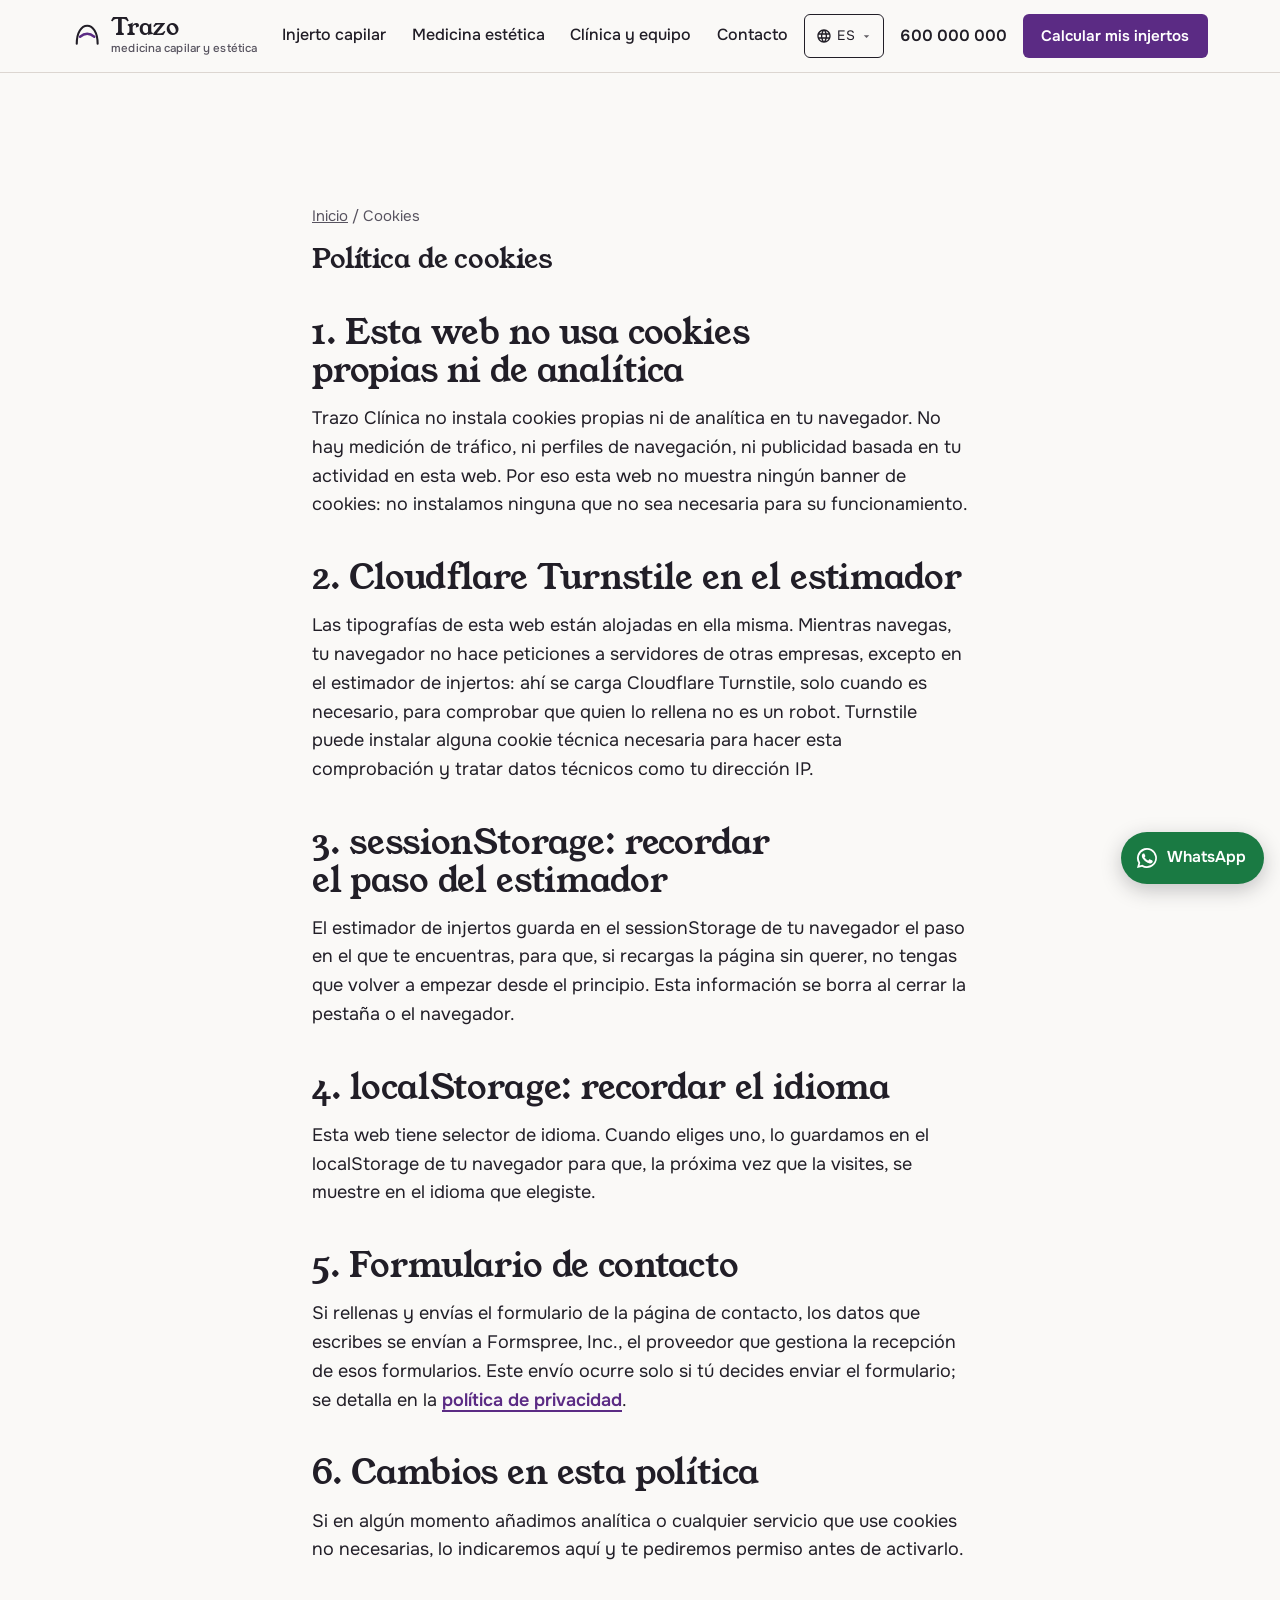
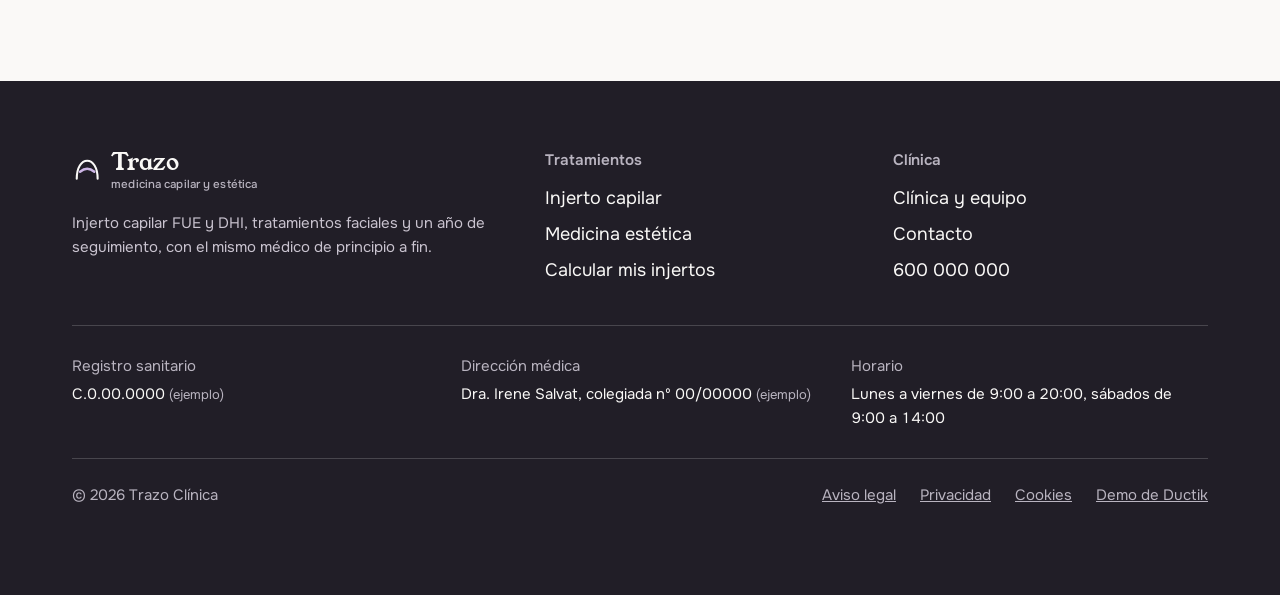
<file: politica-cookies.html>
<!DOCTYPE html>
<html lang="es">
<head>
  <meta charset="UTF-8">
  <meta name="viewport" content="width=device-width, initial-scale=1">
  <title>Política de cookies · Trazo Clínica</title>
  <meta name="description" content="Esta web no usa cookies propias ni de analítica. Qué recursos externos carga y qué información pueden recibir.">
  <!-- Web de demostració: no s'indexa (PLA.md §Honestedat). -->
  <meta name="robots" content="noindex, nofollow">
  <meta name="theme-color" content="#FAF9F7">
  <link rel="icon" href="assets/favicon.svg" type="image/svg+xml">
  <link rel="preload" href="assets/fonts/YoungSerif.woff2" as="font" type="font/woff2" crossorigin>
  <link rel="preload" href="assets/fonts/Onest-var.woff2" as="font" type="font/woff2" crossorigin>
  <link rel="stylesheet" href="css/styles.css">
  <script src="js/i18n.js"></script>
</head>
<body>
  <a class="salta" href="#contenido">Saltar al contenido</a>

  <header class="cap">
    <div class="wrap cap-in">
      <a class="marca" href="index.html" aria-label="Trazo Clínica, inicio">
        <svg viewBox="0 0 32 32" aria-hidden="true"><path d="M5 24C5 12 10 5 16 5s11 7 11 19" fill="none" stroke="currentColor" stroke-width="2.2" stroke-linecap="round"/><path d="M8.5 16.5Q16 10.5 23.5 16.5" fill="none" stroke="#5B2B84" stroke-width="2.6" stroke-linecap="round"/></svg>
        <span>Trazo<small>medicina capilar y estética</small></span>
      </a>
      <nav class="nav" id="nav" aria-label="Principal">
        <a href="injerto-capilar.html">Injerto capilar</a>
        <a href="medicina-estetica.html">Medicina estética</a>
        <a href="clinica-y-equipo.html">Clínica y equipo</a>
        <a href="contacto.html">Contacto</a>
      </nav>
      <!-- Desplegable d'idioma (plantilla: <skill web-demo>/assets/i18n/tria-idioma.html).
           NOMÉS existeix si el JS ha arrencat: js/i18n.js posa `te-js` a
           l'<html> des del <head>. Un control mort val menys que cap control. -->
      <div class="tria-idioma" data-idioma-tria>
        <button class="tria-idioma-boto" type="button" data-idioma-boto
                aria-expanded="false" aria-haspopup="true"
                aria-label="Idioma de la página">
          <svg viewBox="0 0 24 24" aria-hidden="true" focusable="false"><path d="M12 2C6.48 2 2 6.48 2 12s4.48 10 10 10 10-4.48 10-10S17.52 2 12 2Zm6.93 6h-2.95a15.65 15.65 0 0 0-1.38-3.56A8.03 8.03 0 0 1 18.92 8ZM12 4.04c.83 1.2 1.48 2.53 1.91 3.96h-3.82c.43-1.43 1.08-2.76 1.91-3.96ZM4.26 14a7.85 7.85 0 0 1 0-4h3.38a16.6 16.6 0 0 0-.14 2c0 .68.06 1.34.14 2Zm.82 2h2.95c.32 1.25.78 2.45 1.38 3.56A7.99 7.99 0 0 1 5.08 16Zm2.95-8H5.08a7.99 7.99 0 0 1 4.33-3.56A15.65 15.65 0 0 0 8.03 8ZM12 19.96c-.83-1.2-1.48-2.53-1.91-3.96h3.82c-.43 1.43-1.08 2.76-1.91 3.96ZM14.34 14H9.66c-.09-.66-.16-1.32-.16-2 0-.68.07-1.35.16-2h4.68c.09.65.16 1.32.16 2 0 .68-.07 1.34-.16 2Zm.25 5.56c.6-1.11 1.06-2.31 1.38-3.56h2.95a8.03 8.03 0 0 1-4.33 3.56ZM16.36 14c.08-.66.14-1.32.14-2 0-.68-.06-1.34-.14-2h3.38a7.85 7.85 0 0 1 0 4Z"/></svg>
          <span data-idioma-actual data-sense-traduir>ES</span>
          <svg class="tria-idioma-punta" viewBox="0 0 24 24" aria-hidden="true" focusable="false"><path d="M12 15 6 9h12z"/></svg>
        </button>
        <!-- Cada idioma es diu com es diu ell mateix, no traduït: qui busca la
             seva llengua busca la paraula que coneix. Sempre CA · ES · EN. -->
        <ul class="tria-idioma-menu" data-idioma-menu data-sense-traduir hidden>
          <li><button type="button" data-idioma-opcio="ca" lang="ca">Català</button></li>
          <li><button type="button" data-idioma-opcio="es" lang="es">Castellano</button></li>
          <li><button type="button" data-idioma-opcio="en" lang="en">English</button></li>
        </ul>
      </div>
      <a class="cap-tel" href="tel:+34600000000">600 000 000</a>
      <a class="btn btn-principal" href="estimador.html">Calcular mis injertos</a>
      <button class="nav-obre" type="button" aria-expanded="false" aria-controls="nav"><span></span><span class="visually-hidden">Menú</span></button>
    </div>
  </header>

  <main id="contenido">
    <section class="seccio">
      <div class="wrap legal">
        <p class="molla"><a href="index.html">Inicio</a> / Cookies</p>
        <h1>Política de cookies</h1>

        <h2>1. Esta web no usa cookies propias ni de analítica</h2>
        <p>Trazo Clínica no instala cookies propias ni de analítica en tu navegador. No hay medición de tráfico, ni perfiles de navegación, ni publicidad basada en tu actividad en esta web. Por eso esta web no muestra ningún banner de cookies: no instalamos ninguna que no sea necesaria para su funcionamiento.</p>

        <h2>2. Cloudflare Turnstile en el estimador</h2>
        <p>Las tipografías de esta web están alojadas en ella misma. Mientras navegas, tu navegador no hace peticiones a servidores de otras empresas, excepto en el estimador de injertos: ahí se carga Cloudflare Turnstile, solo cuando es necesario, para comprobar que quien lo rellena no es un robot. Turnstile puede instalar alguna cookie técnica necesaria para hacer esta comprobación y tratar datos técnicos como tu dirección IP.</p>

        <h2>3. sessionStorage: recordar el paso del estimador</h2>
        <p>El estimador de injertos guarda en el sessionStorage de tu navegador el paso en el que te encuentras, para que, si recargas la página sin querer, no tengas que volver a empezar desde el principio. Esta información se borra al cerrar la pestaña o el navegador.</p>

        <h2>4. localStorage: recordar el idioma</h2>
        <p>Esta web tiene selector de idioma. Cuando eliges uno, lo guardamos en el localStorage de tu navegador para que, la próxima vez que la visites, se muestre en el idioma que elegiste.</p>

        <h2>5. Formulario de contacto</h2>
        <p>Si rellenas y envías el formulario de la página de contacto, los datos que escribes se envían a Formspree, Inc., el proveedor que gestiona la recepción de esos formularios. Este envío ocurre solo si tú decides enviar el formulario; se detalla en la <a class="enllac" href="politica-privacidad.html">política de privacidad</a>.</p>

        <h2>6. Cambios en esta política</h2>
        <p>Si en algún momento añadimos analítica o cualquier servicio que use cookies no necesarias, lo indicaremos aquí y te pediremos permiso antes de activarlo.</p>
      </div>
    </section>
  </main>

  <footer class="peu">
    <div class="wrap">
      <div class="peu-dalt">
        <div>
          <a class="marca" href="index.html" aria-label="Trazo Clínica, inicio">
            <svg viewBox="0 0 32 32" aria-hidden="true"><path d="M5 24C5 12 10 5 16 5s11 7 11 19" fill="none" stroke="currentColor" stroke-width="2.2" stroke-linecap="round"/><path d="M8.5 16.5Q16 10.5 23.5 16.5" fill="none" stroke="#CDB6E6" stroke-width="2.6" stroke-linecap="round"/></svg>
            <span>Trazo<small>medicina capilar y estética</small></span>
          </a>
          <p>Injerto capilar FUE y DHI, tratamientos faciales y un año de seguimiento, con el mismo médico de principio a fin.</p>
        </div>
        <div>
          <h2>Tratamientos</h2>
          <ul>
            <li><a href="injerto-capilar.html">Injerto capilar</a></li>
            <li><a href="medicina-estetica.html">Medicina estética</a></li>
            <li><a href="estimador.html">Calcular mis injertos</a></li>
          </ul>
        </div>
        <div>
          <h2>Clínica</h2>
          <ul>
            <li><a href="clinica-y-equipo.html">Clínica y equipo</a></li>
            <li><a href="contacto.html">Contacto</a></li>
            <li><a href="tel:+34600000000">600 000 000</a></li>
          </ul>
        </div>
      </div>
      <dl class="sanitari">
        <div><dt>Registro sanitario</dt><dd>C.0.00.0000 <span class="ex">(ejemplo)</span></dd></div>
        <div><dt>Dirección médica</dt><dd>Dra. Irene Salvat, colegiada nº 00/00000 <span class="ex">(ejemplo)</span></dd></div>
        <div><dt>Horario</dt><dd>Lunes a viernes de 9:00 a 20:00, sábados de 9:00 a 14:00</dd></div>
      </dl>
      <div class="peu-baix">
        <span>© 2026 Trazo Clínica</span>
        <a href="aviso-legal.html">Aviso legal</a>
        <a href="politica-privacidad.html">Privacidad</a>
        <a href="politica-cookies.html" aria-current="page">Cookies</a>
        <a class="peu-ductik" href="https://ductik.com/">Demo de Ductik</a>
      </div>
    </div>
  </footer>

  <a class="wa-flota" href="https://wa.me/34600000000" target="_blank" rel="noopener" aria-label="Escríbenos por WhatsApp">
    <svg viewBox="0 0 24 24" aria-hidden="true"><path fill="currentColor" d="M12 2a10 10 0 0 0-8.6 15.1L2 22l5-1.3A10 10 0 1 0 12 2Zm0 18.2a8.2 8.2 0 0 1-4.2-1.2l-.3-.2-3 .8.8-2.9-.2-.3A8.2 8.2 0 1 1 12 20.2Zm4.5-6.1c-.2-.1-1.5-.7-1.7-.8s-.4-.1-.6.1-.7.8-.8 1-.3.2-.5.1a6.7 6.7 0 0 1-3.3-2.9c-.3-.4.3-.4.7-1.3a.5.5 0 0 0 0-.5l-.8-1.9c-.2-.5-.4-.4-.6-.4h-.5a1 1 0 0 0-.7.3 3 3 0 0 0-.9 2.2 5.2 5.2 0 0 0 1.1 2.8 11.9 11.9 0 0 0 4.6 4c1.7.7 2.4.8 3.2.7a2.8 2.8 0 0 0 1.8-1.3 2.3 2.3 0 0 0 .2-1.3c-.1-.1-.3-.2-.5-.3Z"/></svg>
    <span>WhatsApp</span>
  </a>

  <script src="js/traduccions.js" defer></script>
  <script src="js/main.js" defer></script>
</body>
</html>
</file>
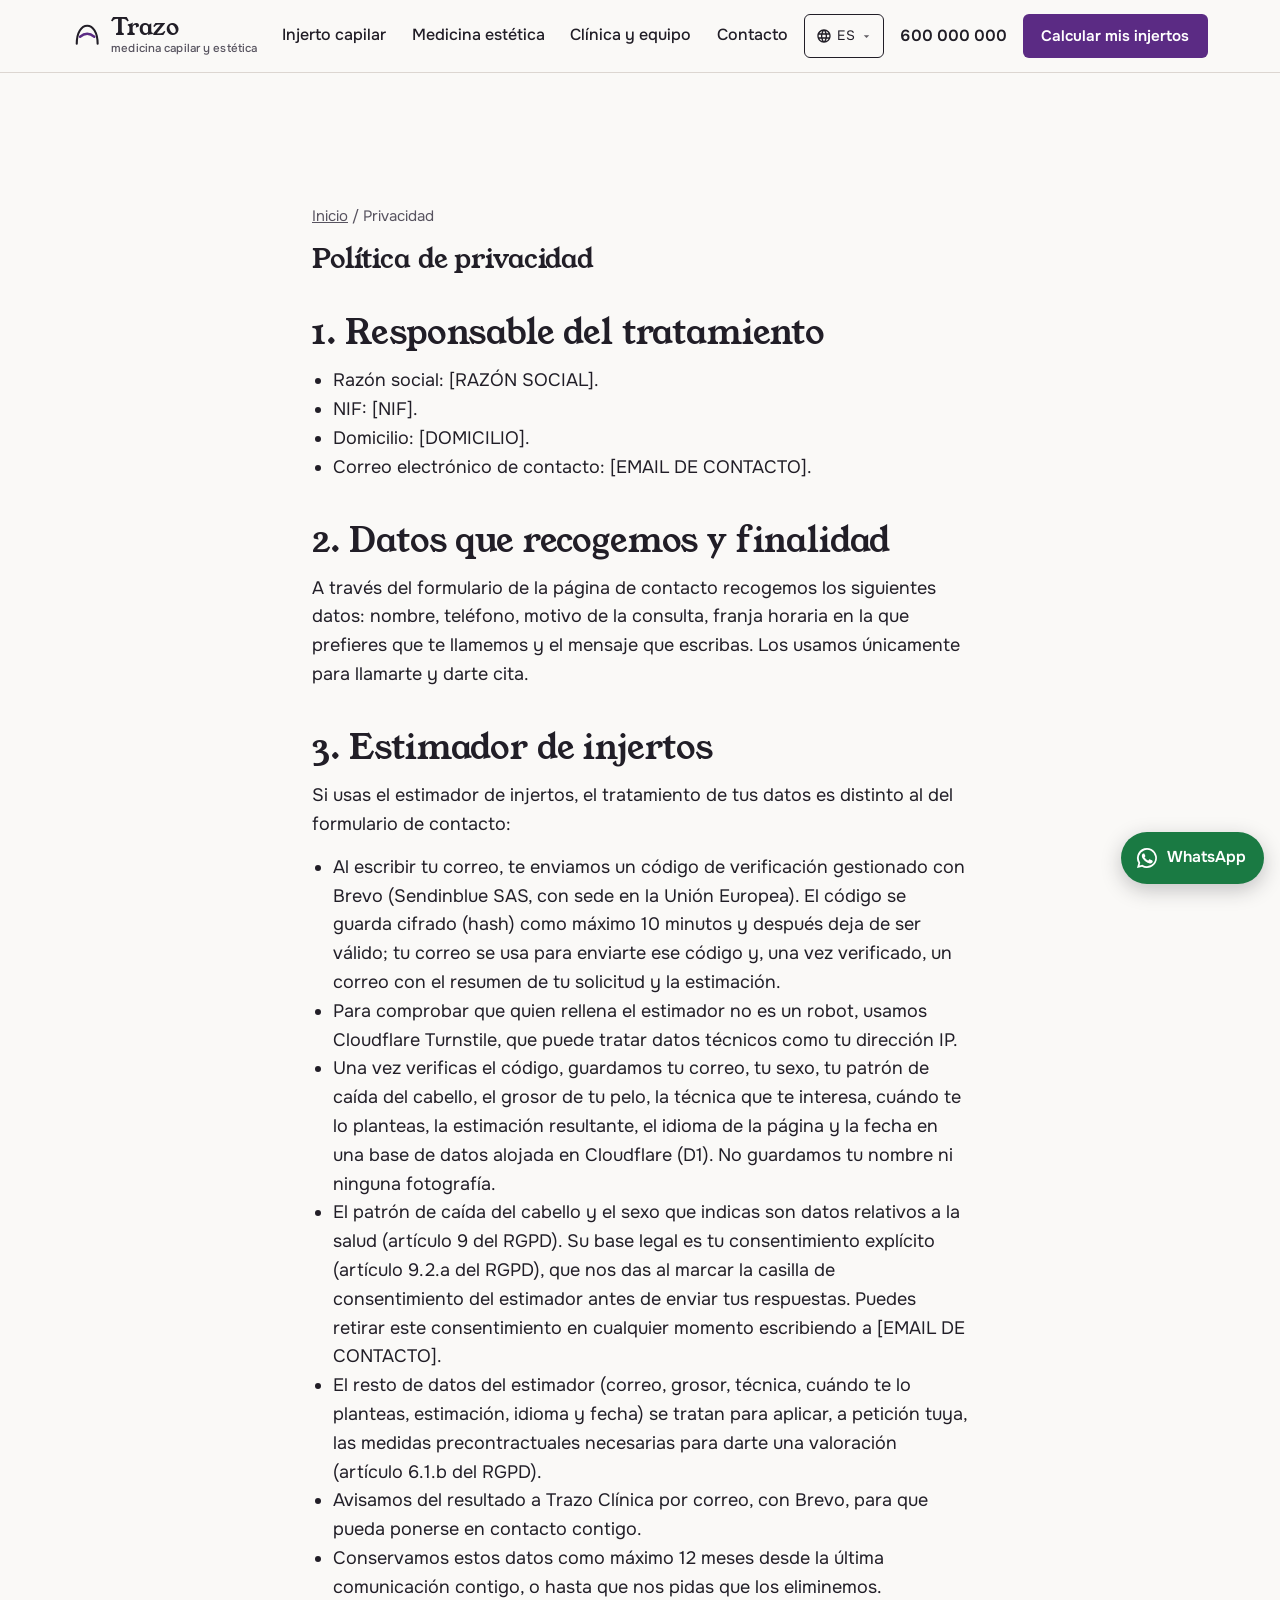
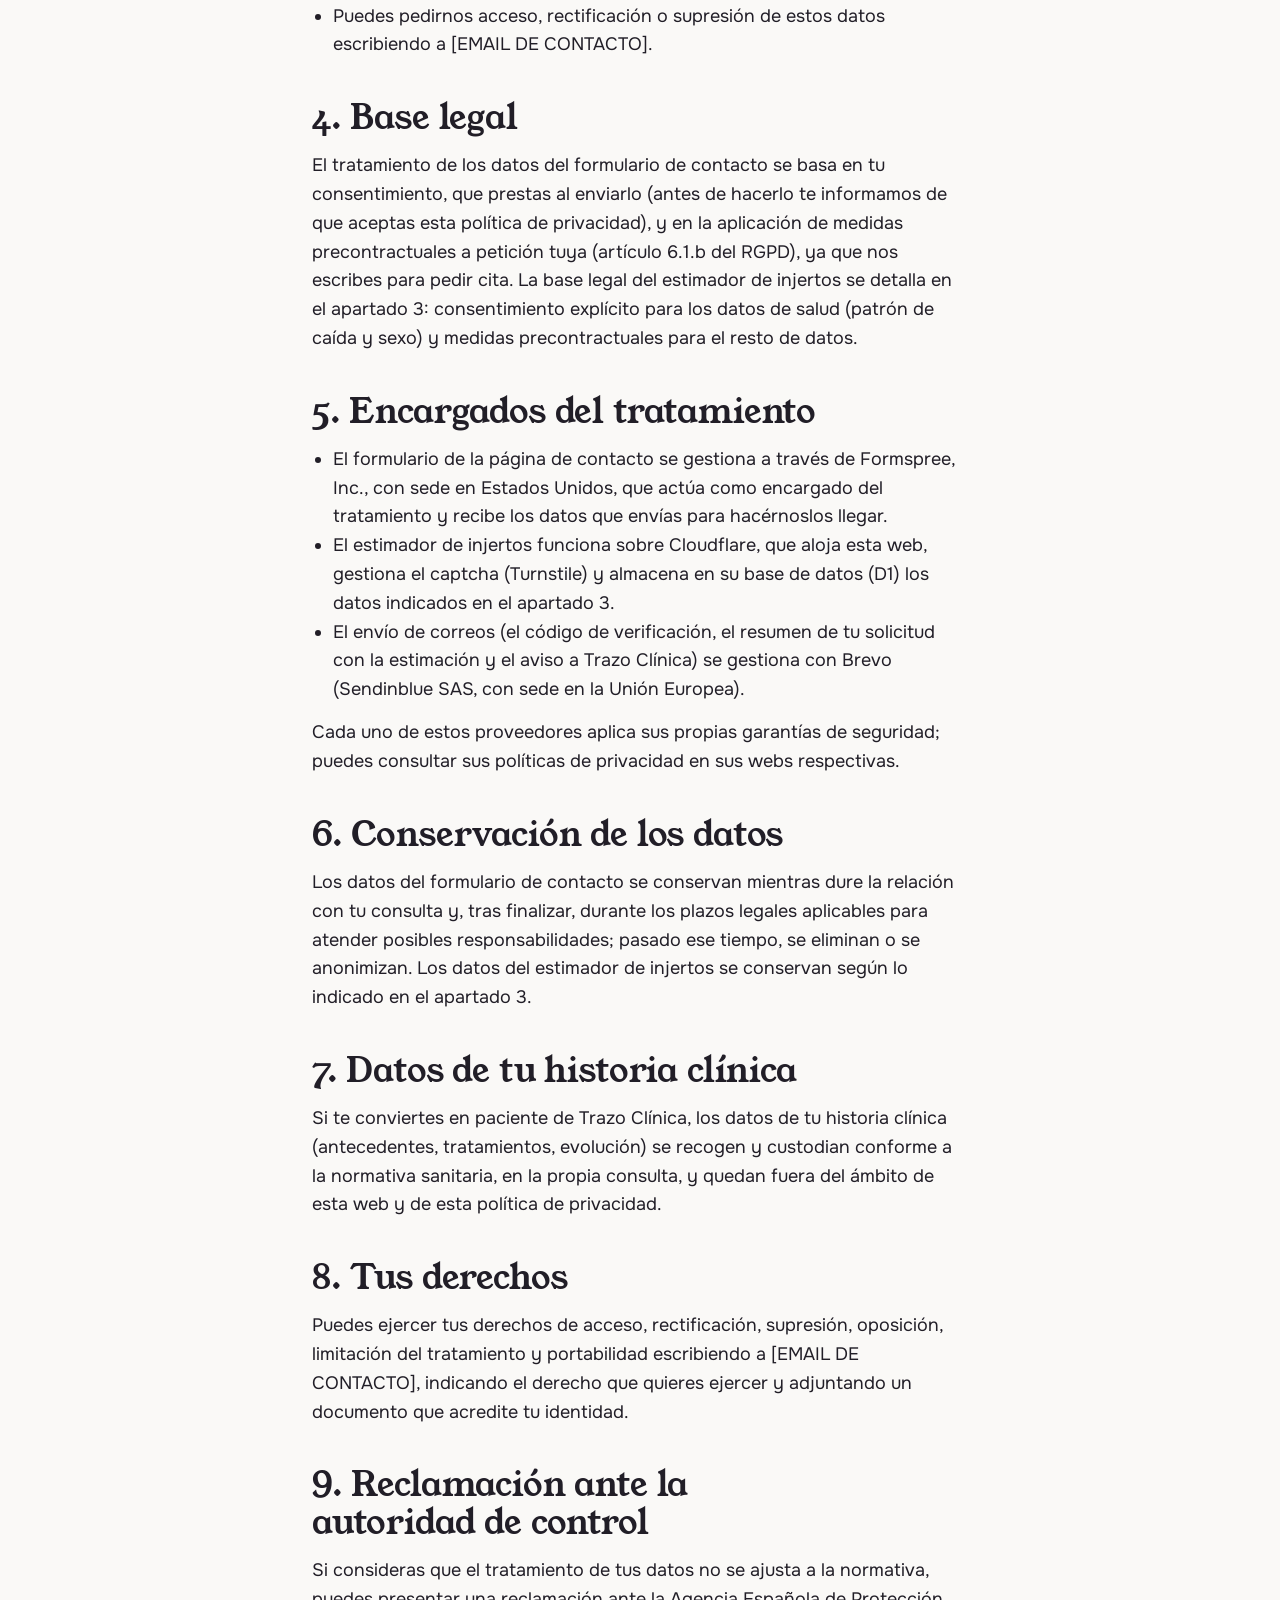
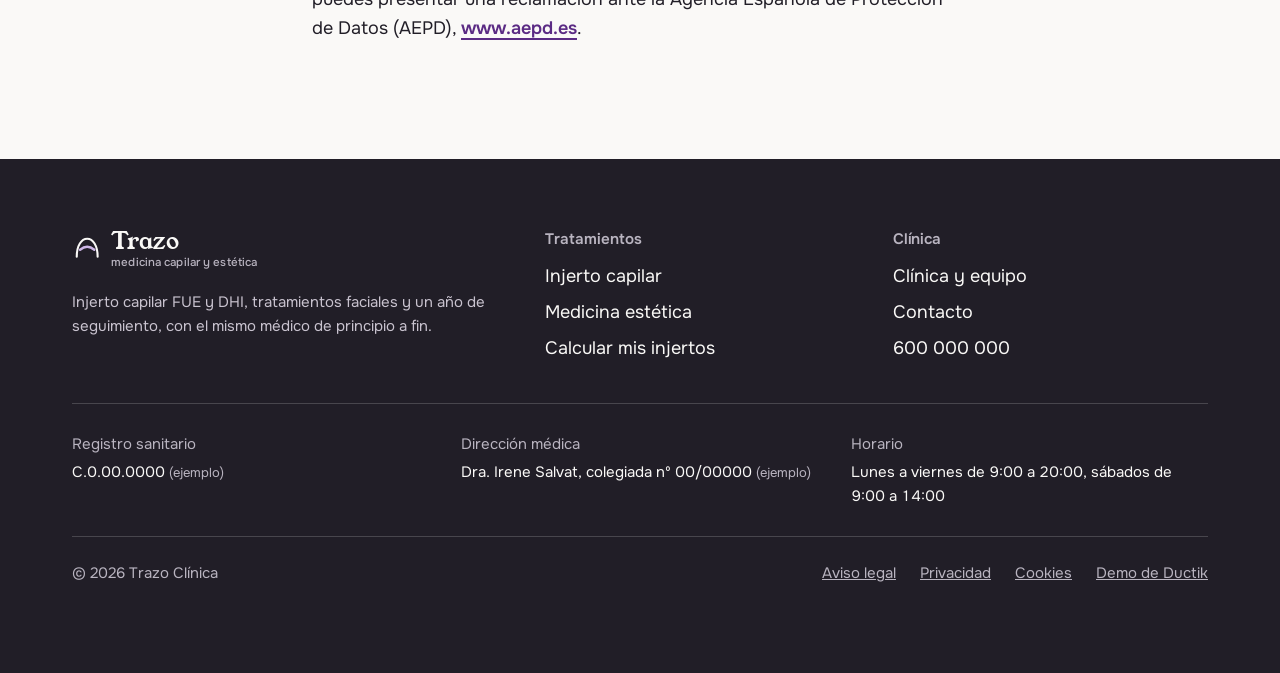
<file: politica-privacidad.html>
<!DOCTYPE html>
<html lang="es">
<head>
  <meta charset="UTF-8">
  <meta name="viewport" content="width=device-width, initial-scale=1">
  <title>Política de privacidad · Trazo Clínica</title>
  <meta name="description" content="Qué datos recogemos al pedir cita o usar el estimador de injertos, con qué finalidad y cómo ejercer tus derechos de protección de datos.">
  <!-- Web de demostració: no s'indexa (PLA.md §Honestedat). -->
  <meta name="robots" content="noindex, nofollow">
  <meta name="theme-color" content="#FAF9F7">
  <link rel="icon" href="assets/favicon.svg" type="image/svg+xml">
  <link rel="preload" href="assets/fonts/YoungSerif.woff2" as="font" type="font/woff2" crossorigin>
  <link rel="preload" href="assets/fonts/Onest-var.woff2" as="font" type="font/woff2" crossorigin>
  <link rel="stylesheet" href="css/styles.css">
  <script src="js/i18n.js"></script>
</head>
<body>
  <a class="salta" href="#contenido">Saltar al contenido</a>

  <header class="cap">
    <div class="wrap cap-in">
      <a class="marca" href="index.html" aria-label="Trazo Clínica, inicio">
        <svg viewBox="0 0 32 32" aria-hidden="true"><path d="M5 24C5 12 10 5 16 5s11 7 11 19" fill="none" stroke="currentColor" stroke-width="2.2" stroke-linecap="round"/><path d="M8.5 16.5Q16 10.5 23.5 16.5" fill="none" stroke="#5B2B84" stroke-width="2.6" stroke-linecap="round"/></svg>
        <span>Trazo<small>medicina capilar y estética</small></span>
      </a>
      <nav class="nav" id="nav" aria-label="Principal">
        <a href="injerto-capilar.html">Injerto capilar</a>
        <a href="medicina-estetica.html">Medicina estética</a>
        <a href="clinica-y-equipo.html">Clínica y equipo</a>
        <a href="contacto.html">Contacto</a>
      </nav>
      <!-- Desplegable d'idioma (plantilla: <skill web-demo>/assets/i18n/tria-idioma.html).
           NOMÉS existeix si el JS ha arrencat: js/i18n.js posa `te-js` a
           l'<html> des del <head>. Un control mort val menys que cap control. -->
      <div class="tria-idioma" data-idioma-tria>
        <button class="tria-idioma-boto" type="button" data-idioma-boto
                aria-expanded="false" aria-haspopup="true"
                aria-label="Idioma de la página">
          <svg viewBox="0 0 24 24" aria-hidden="true" focusable="false"><path d="M12 2C6.48 2 2 6.48 2 12s4.48 10 10 10 10-4.48 10-10S17.52 2 12 2Zm6.93 6h-2.95a15.65 15.65 0 0 0-1.38-3.56A8.03 8.03 0 0 1 18.92 8ZM12 4.04c.83 1.2 1.48 2.53 1.91 3.96h-3.82c.43-1.43 1.08-2.76 1.91-3.96ZM4.26 14a7.85 7.85 0 0 1 0-4h3.38a16.6 16.6 0 0 0-.14 2c0 .68.06 1.34.14 2Zm.82 2h2.95c.32 1.25.78 2.45 1.38 3.56A7.99 7.99 0 0 1 5.08 16Zm2.95-8H5.08a7.99 7.99 0 0 1 4.33-3.56A15.65 15.65 0 0 0 8.03 8ZM12 19.96c-.83-1.2-1.48-2.53-1.91-3.96h3.82c-.43 1.43-1.08 2.76-1.91 3.96ZM14.34 14H9.66c-.09-.66-.16-1.32-.16-2 0-.68.07-1.35.16-2h4.68c.09.65.16 1.32.16 2 0 .68-.07 1.34-.16 2Zm.25 5.56c.6-1.11 1.06-2.31 1.38-3.56h2.95a8.03 8.03 0 0 1-4.33 3.56ZM16.36 14c.08-.66.14-1.32.14-2 0-.68-.06-1.34-.14-2h3.38a7.85 7.85 0 0 1 0 4Z"/></svg>
          <span data-idioma-actual data-sense-traduir>ES</span>
          <svg class="tria-idioma-punta" viewBox="0 0 24 24" aria-hidden="true" focusable="false"><path d="M12 15 6 9h12z"/></svg>
        </button>
        <!-- Cada idioma es diu com es diu ell mateix, no traduït: qui busca la
             seva llengua busca la paraula que coneix. Sempre CA · ES · EN. -->
        <ul class="tria-idioma-menu" data-idioma-menu data-sense-traduir hidden>
          <li><button type="button" data-idioma-opcio="ca" lang="ca">Català</button></li>
          <li><button type="button" data-idioma-opcio="es" lang="es">Castellano</button></li>
          <li><button type="button" data-idioma-opcio="en" lang="en">English</button></li>
        </ul>
      </div>
      <a class="cap-tel" href="tel:+34600000000">600 000 000</a>
      <a class="btn btn-principal" href="estimador.html">Calcular mis injertos</a>
      <button class="nav-obre" type="button" aria-expanded="false" aria-controls="nav"><span></span><span class="visually-hidden">Menú</span></button>
    </div>
  </header>

  <main id="contenido">
    <section class="seccio">
      <div class="wrap legal">
        <p class="molla"><a href="index.html">Inicio</a> / Privacidad</p>
        <h1>Política de privacidad</h1>

        <h2>1. Responsable del tratamiento</h2>
        <ul>
          <li>Razón social: [RAZÓN SOCIAL].</li>
          <li>NIF: [NIF].</li>
          <li>Domicilio: [DOMICILIO].</li>
          <li>Correo electrónico de contacto: [EMAIL DE CONTACTO].</li>
        </ul>

        <h2>2. Datos que recogemos y finalidad</h2>
        <p>A través del formulario de la página de contacto recogemos los siguientes datos: nombre, teléfono, motivo de la consulta, franja horaria en la que prefieres que te llamemos y el mensaje que escribas. Los usamos únicamente para llamarte y darte cita.</p>

        <h2>3. Estimador de injertos</h2>
        <p>Si usas el estimador de injertos, el tratamiento de tus datos es distinto al del formulario de contacto:</p>
        <ul>
          <li>Al escribir tu correo, te enviamos un código de verificación gestionado con Brevo (Sendinblue SAS, con sede en la Unión Europea). El código se guarda cifrado (hash) como máximo 10 minutos y después deja de ser válido; tu correo se usa para enviarte ese código y, una vez verificado, un correo con el resumen de tu solicitud y la estimación.</li>
          <li>Para comprobar que quien rellena el estimador no es un robot, usamos Cloudflare Turnstile, que puede tratar datos técnicos como tu dirección IP.</li>
          <li>Una vez verificas el código, guardamos tu correo, tu sexo, tu patrón de caída del cabello, el grosor de tu pelo, la técnica que te interesa, cuándo te lo planteas, la estimación resultante, el idioma de la página y la fecha en una base de datos alojada en Cloudflare (D1). No guardamos tu nombre ni ninguna fotografía.</li>
          <li>El patrón de caída del cabello y el sexo que indicas son datos relativos a la salud (artículo 9 del RGPD). Su base legal es tu consentimiento explícito (artículo 9.2.a del RGPD), que nos das al marcar la casilla de consentimiento del estimador antes de enviar tus respuestas. Puedes retirar este consentimiento en cualquier momento escribiendo a [EMAIL DE CONTACTO].</li>
          <li>El resto de datos del estimador (correo, grosor, técnica, cuándo te lo planteas, estimación, idioma y fecha) se tratan para aplicar, a petición tuya, las medidas precontractuales necesarias para darte una valoración (artículo 6.1.b del RGPD).</li>
          <li>Avisamos del resultado a Trazo Clínica por correo, con Brevo, para que pueda ponerse en contacto contigo.</li>
          <li>Conservamos estos datos como máximo 12 meses desde la última comunicación contigo, o hasta que nos pidas que los eliminemos.</li>
          <li>Puedes pedirnos acceso, rectificación o supresión de estos datos escribiendo a [EMAIL DE CONTACTO].</li>
        </ul>

        <h2>4. Base legal</h2>
        <p>El tratamiento de los datos del formulario de contacto se basa en tu consentimiento, que prestas al enviarlo (antes de hacerlo te informamos de que aceptas esta política de privacidad), y en la aplicación de medidas precontractuales a petición tuya (artículo 6.1.b del RGPD), ya que nos escribes para pedir cita. La base legal del estimador de injertos se detalla en el apartado 3: consentimiento explícito para los datos de salud (patrón de caída y sexo) y medidas precontractuales para el resto de datos.</p>

        <h2>5. Encargados del tratamiento</h2>
        <ul>
          <li>El formulario de la página de contacto se gestiona a través de Formspree, Inc., con sede en Estados Unidos, que actúa como encargado del tratamiento y recibe los datos que envías para hacérnoslos llegar.</li>
          <li>El estimador de injertos funciona sobre Cloudflare, que aloja esta web, gestiona el captcha (Turnstile) y almacena en su base de datos (D1) los datos indicados en el apartado 3.</li>
          <li>El envío de correos (el código de verificación, el resumen de tu solicitud con la estimación y el aviso a Trazo Clínica) se gestiona con Brevo (Sendinblue SAS, con sede en la Unión Europea).</li>
        </ul>
        <p>Cada uno de estos proveedores aplica sus propias garantías de seguridad; puedes consultar sus políticas de privacidad en sus webs respectivas.</p>

        <h2>6. Conservación de los datos</h2>
        <p>Los datos del formulario de contacto se conservan mientras dure la relación con tu consulta y, tras finalizar, durante los plazos legales aplicables para atender posibles responsabilidades; pasado ese tiempo, se eliminan o se anonimizan. Los datos del estimador de injertos se conservan según lo indicado en el apartado 3.</p>

        <h2>7. Datos de tu historia clínica</h2>
        <p>Si te conviertes en paciente de Trazo Clínica, los datos de tu historia clínica (antecedentes, tratamientos, evolución) se recogen y custodian conforme a la normativa sanitaria, en la propia consulta, y quedan fuera del ámbito de esta web y de esta política de privacidad.</p>

        <h2>8. Tus derechos</h2>
        <p>Puedes ejercer tus derechos de acceso, rectificación, supresión, oposición, limitación del tratamiento y portabilidad escribiendo a [EMAIL DE CONTACTO], indicando el derecho que quieres ejercer y adjuntando un documento que acredite tu identidad.</p>

        <h2>9. Reclamación ante la autoridad de control</h2>
        <p>Si consideras que el tratamiento de tus datos no se ajusta a la normativa, puedes presentar una reclamación ante la Agencia Española de Protección de Datos (AEPD), <a class="enllac" href="https://www.aepd.es" target="_blank" rel="noopener">www.aepd.es</a>.</p>
      </div>
    </section>
  </main>

  <footer class="peu">
    <div class="wrap">
      <div class="peu-dalt">
        <div>
          <a class="marca" href="index.html" aria-label="Trazo Clínica, inicio">
            <svg viewBox="0 0 32 32" aria-hidden="true"><path d="M5 24C5 12 10 5 16 5s11 7 11 19" fill="none" stroke="currentColor" stroke-width="2.2" stroke-linecap="round"/><path d="M8.5 16.5Q16 10.5 23.5 16.5" fill="none" stroke="#CDB6E6" stroke-width="2.6" stroke-linecap="round"/></svg>
            <span>Trazo<small>medicina capilar y estética</small></span>
          </a>
          <p>Injerto capilar FUE y DHI, tratamientos faciales y un año de seguimiento, con el mismo médico de principio a fin.</p>
        </div>
        <div>
          <h2>Tratamientos</h2>
          <ul>
            <li><a href="injerto-capilar.html">Injerto capilar</a></li>
            <li><a href="medicina-estetica.html">Medicina estética</a></li>
            <li><a href="estimador.html">Calcular mis injertos</a></li>
          </ul>
        </div>
        <div>
          <h2>Clínica</h2>
          <ul>
            <li><a href="clinica-y-equipo.html">Clínica y equipo</a></li>
            <li><a href="contacto.html">Contacto</a></li>
            <li><a href="tel:+34600000000">600 000 000</a></li>
          </ul>
        </div>
      </div>
      <dl class="sanitari">
        <div><dt>Registro sanitario</dt><dd>C.0.00.0000 <span class="ex">(ejemplo)</span></dd></div>
        <div><dt>Dirección médica</dt><dd>Dra. Irene Salvat, colegiada nº 00/00000 <span class="ex">(ejemplo)</span></dd></div>
        <div><dt>Horario</dt><dd>Lunes a viernes de 9:00 a 20:00, sábados de 9:00 a 14:00</dd></div>
      </dl>
      <div class="peu-baix">
        <span>© 2026 Trazo Clínica</span>
        <a href="aviso-legal.html">Aviso legal</a>
        <a href="politica-privacidad.html" aria-current="page">Privacidad</a>
        <a href="politica-cookies.html">Cookies</a>
        <a class="peu-ductik" href="https://ductik.com/">Demo de Ductik</a>
      </div>
    </div>
  </footer>

  <a class="wa-flota" href="https://wa.me/34600000000" target="_blank" rel="noopener" aria-label="Escríbenos por WhatsApp">
    <svg viewBox="0 0 24 24" aria-hidden="true"><path fill="currentColor" d="M12 2a10 10 0 0 0-8.6 15.1L2 22l5-1.3A10 10 0 1 0 12 2Zm0 18.2a8.2 8.2 0 0 1-4.2-1.2l-.3-.2-3 .8.8-2.9-.2-.3A8.2 8.2 0 1 1 12 20.2Zm4.5-6.1c-.2-.1-1.5-.7-1.7-.8s-.4-.1-.6.1-.7.8-.8 1-.3.2-.5.1a6.7 6.7 0 0 1-3.3-2.9c-.3-.4.3-.4.7-1.3a.5.5 0 0 0 0-.5l-.8-1.9c-.2-.5-.4-.4-.6-.4h-.5a1 1 0 0 0-.7.3 3 3 0 0 0-.9 2.2 5.2 5.2 0 0 0 1.1 2.8 11.9 11.9 0 0 0 4.6 4c1.7.7 2.4.8 3.2.7a2.8 2.8 0 0 0 1.8-1.3 2.3 2.3 0 0 0 .2-1.3c-.1-.1-.3-.2-.5-.3Z"/></svg>
    <span>WhatsApp</span>
  </a>

  <script src="js/traduccions.js" defer></script>
  <script src="js/main.js" defer></script>
</body>
</html>
</file>
<file: css/styles.css>
/* =========================================================================
   TRAZO CLÍNICA — estils comuns (PLA.md: «genciana sobre gasa»)
   Young Serif (títols, un sol pes) + Onest (cos i interfície).
   Un sol accent, el violeta del llapis dermogràfic, només on hi ha acció.
   ========================================================================= */

@font-face {
  font-family: 'Young Serif';
  src: url('../assets/fonts/YoungSerif.woff2') format('woff2');
  font-weight: 400; font-style: normal; font-display: swap;
}
@font-face {
  font-family: 'Onest';
  src: url('../assets/fonts/Onest-var.woff2') format('woff2');
  font-weight: 400 600; font-style: normal; font-display: swap;
}

:root {
  --gasa: #FAF9F7;
  --blanc: #FFFFFF;
  --piel: #EDE3DC;
  --piel-clara: #F4EDE8;
  --tinta: #211E27;
  --grafito: #57535F;
  --genciana: #5B2B84;
  --genciana-fosc: #45206A;
  --genciana-clar: #CDB6E6;
  --acero: #CBCED3;
  --linia: #DCD6D1;
  --whatsapp: #1A7A43;
  --whatsapp-fosc: #146236;
  --error: #A4262C;

  /* Dibuixos del cap (estimador) */
  --cap-pell: #F1E4DA;
  --cap-cabell: #6E6875;

  --f-titol: 'Young Serif', Georgia, 'Times New Roman', serif;
  --f-cos: 'Onest', system-ui, -apple-system, 'Segoe UI', sans-serif;

  /* Escala 1,25 sobre 18 px */
  --t-xs: .8125rem;
  --t-s: .9375rem;
  --t-base: 1.125rem;
  --t-m: 1.375rem;
  --t-l: clamp(1.5rem, 1.2rem + 1.2vw, 2.1rem);
  --t-xl: clamp(1.9rem, 1.4rem + 2.2vw, 3rem);
  --t-xxl: clamp(2.35rem, 1.5rem + 3.6vw, 4rem);

  --wrap: 76rem;
  --gutter: clamp(1rem, .5rem + 2.5vw, 2.5rem);
  --seccio: clamp(4rem, 2.5rem + 6vw, 8rem);
  --radi: 6px;
  --cap-h: 4.5rem;
}

*, *::before, *::after { box-sizing: border-box; }
html { -webkit-text-size-adjust: 100%; scroll-padding-top: calc(var(--cap-h) + 1rem); }
body {
  margin: 0; background: var(--gasa); color: var(--tinta);
  font: 400 var(--t-base)/1.6 var(--f-cos);
  -webkit-font-smoothing: antialiased; text-rendering: optimizeLegibility;
}
h1, h2, h3, h4 { font-family: var(--f-titol); font-weight: 400; line-height: 1.12; margin: 0; text-wrap: balance; letter-spacing: -.005em; }
p, ul, ol, dl, figure, blockquote { margin: 0; }
ul, ol { padding: 0; list-style: none; }
img, svg { display: block; max-width: 100%; }
img { height: auto; }
a { color: inherit; }
button, input, select, textarea { font: inherit; color: inherit; }
strong { font-weight: 600; }

:focus-visible { outline: 3px solid var(--genciana); outline-offset: 3px; border-radius: 2px; }
.fosc :focus-visible, .peu :focus-visible { outline-color: var(--genciana-clar); }

.visually-hidden {
  position: absolute !important; width: 1px; height: 1px; padding: 0; margin: -1px;
  overflow: hidden; clip: rect(0 0 0 0); white-space: nowrap; border: 0;
}
.salta { position: absolute; left: 1rem; top: -4rem; z-index: 100; background: var(--tinta); color: var(--gasa); padding: .6rem 1rem; border-radius: var(--radi); }
.salta:focus { top: 1rem; }

.wrap { width: 100%; max-width: var(--wrap); margin-inline: auto; padding-inline: var(--gutter); }

/* ── Ritme vertical: una sola regla ─────────────────────────────────── */
.seccio { padding-block: var(--seccio); }
.seccio + .seccio:not(.fons-piel):not(.fosc) { padding-top: 0; }
.fons-piel { background: var(--piel); }
.fosc { background: var(--tinta); color: var(--gasa); }
.fosc .text-sec { color: #B9B4C0; }

.seccio-cap { max-width: 44rem; margin-bottom: clamp(2rem, 1.5rem + 2vw, 3.5rem); }
.seccio-cap h2 { font-size: var(--t-xl); }
.seccio-cap p { margin-top: 1rem; color: var(--grafito); font-size: var(--t-m); line-height: 1.5; }
.fosc .seccio-cap p { color: #B9B4C0; }
.text-sec { color: var(--grafito); }
.prosa > * + * { margin-top: 1em; }
.prosa { max-width: 40rem; }

/* ── Botons ─────────────────────────────────────────────────────────── */
.btn {
  display: inline-flex; align-items: center; justify-content: center; gap: .55rem;
  min-height: 3rem; padding: .7rem 1.4rem; border-radius: var(--radi); border: 1.5px solid transparent;
  font: 600 1rem/1.2 var(--f-cos); text-decoration: none; cursor: pointer; text-align: center;
  transition: background-color .15s, border-color .15s, color .15s;
}
.btn-principal { background: var(--genciana); color: var(--blanc); }
.btn-principal:hover { background: var(--genciana-fosc); }
.btn-secundari { background: transparent; border-color: currentColor; color: var(--tinta); }
.btn-secundari:hover { background: var(--tinta); color: var(--gasa); border-color: var(--tinta); }
.fosc .btn-secundari, .hero .btn-secundari { color: var(--gasa); }
.fosc .btn-secundari:hover, .hero .btn-secundari:hover { background: var(--gasa); color: var(--tinta); border-color: var(--gasa); }
.btn-wa { background: var(--whatsapp); color: var(--blanc); }
.btn-wa:hover { background: var(--whatsapp-fosc); }
.btn svg { width: 1.25rem; height: 1.25rem; flex: none; }
.botons { display: flex; flex-wrap: wrap; gap: .75rem; }

.enllac {
  color: var(--genciana); font-weight: 600; text-decoration: underline;
  text-decoration-thickness: 1.5px; text-underline-offset: .2em;
}
.enllac:hover { color: var(--genciana-fosc); text-decoration-thickness: 2.5px; }
.fosc .enllac { color: var(--genciana-clar); }

/* ── Capçalera ──────────────────────────────────────────────────────── */
.cap { position: sticky; top: 0; z-index: 50; background: rgba(250, 249, 247, .96); border-bottom: 1px solid var(--linia); }
.cap-in { display: flex; align-items: center; gap: 1rem; min-height: var(--cap-h); }
.marca { display: inline-flex; align-items: center; gap: .55rem; text-decoration: none; font: 400 1.45rem/1 var(--f-titol); color: var(--tinta); margin-right: auto; white-space: nowrap; }
.marca svg { width: 1.9rem; height: 1.9rem; flex: none; }
.marca small { display: block; font: 500 .72rem/1.2 var(--f-cos); color: var(--grafito); letter-spacing: .01em; margin-top: .2rem; }
.nav { display: flex; gap: 1.6rem; }
.nav a { text-decoration: none; font-weight: 500; font-size: 1rem; padding-block: .4rem; border-bottom: 2px solid transparent; }
.nav a:hover { border-bottom-color: var(--acero); }
.nav a[aria-current="page"] { border-bottom-color: var(--genciana); }
.cap-tel { text-decoration: none; font-weight: 600; font-size: 1rem; white-space: nowrap; font-variant-numeric: tabular-nums; }
.cap .btn { min-height: 2.75rem; padding: .55rem 1.1rem; font-size: .95rem; white-space: nowrap; }
.nav-obre { display: none; }

@media (max-width: 1080px) {
  .cap-tel { display: none; }
}
@media (max-width: 940px) {
  :root { --cap-h: 4rem; }
  .nav-obre {
    display: inline-grid; place-items: center; width: 2.75rem; height: 2.75rem; padding: 0;
    background: none; border: 1.5px solid var(--linia); border-radius: var(--radi); cursor: pointer;
  }
  .nav-obre span:first-child, .nav-obre span:first-child::before, .nav-obre span:first-child::after {
    display: block; width: 1.15rem; height: 2px; background: var(--tinta); position: relative; transition: transform .2s;
  }
  .nav-obre span:first-child::before, .nav-obre span:first-child::after { content: ""; position: absolute; left: 0; }
  .nav-obre span:first-child::before { top: -6px; }
  .nav-obre span:first-child::after { top: 6px; }
  .nav-obre[aria-expanded="true"] span:first-child { background: transparent; }
  .nav-obre[aria-expanded="true"] span:first-child::before { transform: translateY(6px) rotate(45deg); }
  .nav-obre[aria-expanded="true"] span:first-child::after { transform: translateY(-6px) rotate(-45deg); }
  .nav {
    display: none; position: absolute; top: 100%; left: 0; right: 0; flex-direction: column; gap: 0;
    background: var(--gasa); border-bottom: 1px solid var(--linia); padding: .5rem var(--gutter) 1.25rem;
  }
  .nav.obert { display: flex; }
  .nav a { padding-block: .85rem; border-bottom: 1px solid var(--linia); font-size: 1.1rem; }
  .nav a[aria-current="page"] { color: var(--genciana); border-bottom-color: var(--linia); }
}
@media (max-width: 420px) {
  .cap-in { gap: .5rem; }
  .marca { font-size: 1.25rem; gap: .4rem; }
  .marca svg { width: 1.6rem; height: 1.6rem; }
  .marca small { display: none; }
  .cap .btn { padding-inline: .8rem; font-size: .88rem; }
}

/* ── Hero (home) ────────────────────────────────────────────────────── */
.hero { position: relative; display: grid; min-height: min(88svh, 52rem); color: var(--gasa); background: var(--tinta); isolation: isolate; }
.hero-foto { position: absolute; inset: 0; z-index: -2; overflow: hidden; }
.hero-foto img { width: 100%; height: 100%; object-fit: cover; object-position: 65% 40%; }
/* Vel calculat per al pitjor cas (foto blanca): a la zona del text, tinta al 82 %
   → gasa sobre el vel ≥ 11:1. Degradat només del costat del text. */
.hero::before {
  content: ""; position: absolute; inset: 0; z-index: -1;
  background: linear-gradient(90deg, rgba(33, 30, 39, .86) 0%, rgba(33, 30, 39, .78) 42%, rgba(33, 30, 39, .2) 75%, rgba(33, 30, 39, 0) 100%);
}
.hero .wrap { align-self: end; padding-block: clamp(3rem, 2rem + 6vw, 7rem) clamp(2.5rem, 2rem + 3vw, 4.5rem); }
.hero-in { max-width: 38rem; }
.hero h1 { font-size: var(--t-xxl); }
.hero-sub { margin-top: 1.25rem; font-size: var(--t-m); line-height: 1.5; color: #E9E4EE; max-width: 34rem; }
.hero .botons { margin-top: 2rem; }
.hero-nota { margin-top: 1.5rem; font-size: var(--t-s); color: #D6D0DC; display: flex; align-items: center; gap: .55rem; }
.hero-nota svg { width: 1.1rem; height: 1.1rem; flex: none; color: var(--genciana-clar); }
@media (max-width: 700px) {
  .hero { min-height: 36rem; }
  .hero::before { background: linear-gradient(0deg, rgba(33, 30, 39, .9) 0%, rgba(33, 30, 39, .82) 55%, rgba(33, 30, 39, .35) 100%); }
  .hero .botons .btn { flex: 1 1 100%; }
}

/* Capçalera compacta de les pàgines interiors (pot dur --hero-foto) */
.pag-cap { position: relative; background: var(--piel); padding-block: clamp(3rem, 2rem + 4vw, 5.5rem) clamp(2.5rem, 2rem + 2vw, 4rem); isolation: isolate; overflow: hidden; }
.pag-cap.amb-foto { color: var(--gasa); background: var(--tinta); }
.pag-cap.amb-foto img { position: absolute; inset: 0; width: 100%; height: 100%; object-fit: cover; z-index: -2; }
.pag-cap.amb-foto::before { content: ""; position: absolute; inset: 0; z-index: -1; background: linear-gradient(90deg, rgba(33, 30, 39, .88) 0%, rgba(33, 30, 39, .75) 50%, rgba(33, 30, 39, .25) 100%); }
.pag-cap h1 { font-size: var(--t-xxl); max-width: 18ch; }
.pag-cap p { margin-top: 1rem; font-size: var(--t-m); line-height: 1.5; max-width: 36rem; color: var(--grafito); }
.pag-cap.amb-foto p { color: #E9E4EE; }
.pag-cap .botons { margin-top: 1.75rem; }
.molla { font-size: var(--t-s); margin-bottom: 1rem; color: var(--grafito); }
.molla a { color: inherit; }
.pag-cap.amb-foto .molla { color: #D6D0DC; }

/* ── Marcs de foto (proporció = foto; sense foto, color pla) ────────── */
.foto { position: relative; overflow: hidden; background: var(--piel); border-radius: 2px; }
.foto img { width: 100%; height: 100%; object-fit: cover; }
.foto-169 { aspect-ratio: 16 / 9; }
.foto-43 { aspect-ratio: 4 / 3; }
.foto-32 { aspect-ratio: 3 / 2; }
.foto-34 { aspect-ratio: 3 / 4; }
.foto-11 { aspect-ratio: 1; }
.peu-foto { margin-top: .6rem; font-size: var(--t-s); color: var(--grafito); }

/* ── Franja de l'estimador (signatura) ──────────────────────────────── */
.franja { background: var(--piel); padding-block: clamp(3rem, 2rem + 4vw, 5.5rem); }
.franja-cap { display: flex; flex-wrap: wrap; align-items: end; justify-content: space-between; gap: 1rem 2rem; margin-bottom: 2rem; }
.franja-cap h2 { font-size: var(--t-xl); }
.franja-cap p { margin-top: .75rem; color: var(--grafito); max-width: 36rem; }
.patrons { display: grid; grid-template-columns: repeat(6, minmax(0, 1fr)); gap: clamp(.5rem, .3rem + .8vw, 1rem); }
.patro {
  display: flex; flex-direction: column; align-items: center; gap: .6rem; padding: 1rem .5rem .9rem;
  background: var(--gasa); border: 1.5px solid transparent; border-radius: var(--radi);
  text-decoration: none; color: var(--tinta); transition: border-color .15s, transform .15s;
}
.patro:hover { border-color: var(--genciana); transform: translateY(-2px); }
.patro svg { width: 100%; max-width: 7.5rem; height: auto; }
.patro-nom { font-weight: 600; font-size: 1rem; line-height: 1.2; text-align: center; }
.patro-uf { font-size: var(--t-xs); color: var(--grafito); text-align: center; font-variant-numeric: tabular-nums; }
.franja-peu { display: flex; flex-wrap: wrap; justify-content: space-between; gap: .75rem 2rem; margin-top: 1.5rem; font-size: var(--t-s); color: var(--grafito); }
@media (max-width: 820px) { .patrons { grid-template-columns: repeat(3, minmax(0, 1fr)); } }
@media (max-width: 380px) { .patro { padding-inline: .25rem; } .patro-nom { font-size: .92rem; } }

/* Dibuix del cap vist des de dalt */
.cap-dibuix .d-pell { fill: var(--cap-pell); }
.cap-dibuix .d-cabell { fill: var(--cap-cabell); }
.cap-dibuix .d-contorn { fill: none; stroke: var(--tinta); stroke-width: 1.3; }
.cap-dibuix .d-front { fill: none; stroke: var(--grafito); stroke-width: 1.3; stroke-linecap: round; stroke-linejoin: round; }
.cap-dibuix .d-traz { fill: none; stroke: var(--genciana); stroke-width: 2.6; stroke-linecap: round; }
.cap-dibuix .d-aclarida { fill: var(--cap-pell); opacity: .72; }

/* ── Dues unitats (desiguals) ───────────────────────────────────────── */
.unitats { display: grid; grid-template-columns: minmax(0, 7fr) minmax(0, 5fr); gap: clamp(1.5rem, 1rem + 3vw, 4rem); align-items: start; }
.unitat h3 { font-size: var(--t-l); margin-top: 1.4rem; }
.unitat p { margin-top: .75rem; color: var(--grafito); max-width: 34rem; }
.unitat ul { margin-top: 1rem; display: grid; gap: .35rem; }
.unitat li { padding-left: 1.2rem; position: relative; }
.unitat li::before { content: ""; position: absolute; left: 0; top: .72em; width: .55rem; height: 1.5px; background: var(--tinta); }
.unitat .enllac { display: inline-block; margin-top: 1.25rem; }
.unitat-petita { margin-top: clamp(0rem, 4vw, 5rem); }
@media (max-width: 760px) { .unitats { grid-template-columns: 1fr; } .unitat-petita { margin-top: 1rem; } }

/* ── Compromisos (llista amb filet, no targetes) ───────────────────── */
.compromisos { display: grid; grid-template-columns: repeat(2, minmax(0, 1fr)); column-gap: clamp(2rem, 1rem + 4vw, 5rem); border-top: 1px solid rgba(250, 249, 247, .22); }
.compromis { padding-block: 1.75rem; border-bottom: 1px solid rgba(250, 249, 247, .22); }
.compromis h3 { font-size: var(--t-m); line-height: 1.25; }
.compromis p { margin-top: .6rem; color: #C9C3CF; max-width: 32rem; }
@media (max-width: 760px) { .compromisos { grid-template-columns: 1fr; } }

/* ── Evolució mes a mes (seqüència real) ───────────────────────────── */
.evolucio { display: grid; grid-template-columns: repeat(5, minmax(0, 1fr)); gap: 0; position: relative; counter-reset: fita; }
.fita { position: relative; padding: 2.25rem 1.25rem 0 0; }
.fita::before { content: ""; position: absolute; top: .55rem; left: 0; right: 0; height: 2px; background: var(--acero); }
.fita::after { content: ""; position: absolute; top: 0; left: 0; width: 1.2rem; height: 1.2rem; border-radius: 50%; background: var(--gasa); border: 2px solid var(--tinta); }
.fita:last-child::before { right: auto; width: 1rem; }
.fita:last-child::after { background: var(--genciana); border-color: var(--genciana); }
.fita-quan { font: 400 var(--t-l)/1.1 var(--f-titol); }
.fita h3 { font: 600 1.05rem/1.3 var(--f-cos); margin-top: .5rem; }
.fita p { margin-top: .4rem; font-size: var(--t-s); color: var(--grafito); }
@media (max-width: 900px) {
  .evolucio { grid-template-columns: 1fr; }
  .fita { padding: 0 0 1.75rem 2.25rem; }
  .fita::before { top: 0; bottom: 0; left: .55rem; right: auto; width: 2px; height: auto; }
  .fita:last-child::before { display: none; }
}

/* ── Taula de preus ─────────────────────────────────────────────────── */
.preus { width: 100%; border-collapse: collapse; font-variant-numeric: tabular-nums; }
.preus caption { text-align: left; font-size: var(--t-s); color: var(--grafito); caption-side: bottom; padding-top: 1rem; }
.preus th, .preus td { text-align: left; padding: 1rem 1rem 1rem 0; border-bottom: 1px solid var(--linia); vertical-align: top; }
.preus thead th { font-size: var(--t-s); font-weight: 500; color: var(--grafito); padding-block: .5rem; }
.preus tbody th { font-weight: 600; }
.preus tbody th span { display: block; font-weight: 400; font-size: var(--t-s); color: var(--grafito); margin-top: .2rem; }
.preus td:last-child { text-align: right; white-space: nowrap; padding-right: 0; font-weight: 600; }
.preus-bloc { display: grid; grid-template-columns: minmax(0, 5fr) minmax(0, 7fr); gap: clamp(2rem, 1rem + 4vw, 5rem); align-items: start; }
@media (max-width: 820px) { .preus-bloc { grid-template-columns: 1fr; } }

/* ── La clínica ─────────────────────────────────────────────────────── */
.galeria { display: grid; grid-template-columns: minmax(0, 2fr) minmax(0, 1fr); grid-template-rows: auto auto; gap: 1rem; }
.galeria .g-gran { grid-row: span 2; }
.galeria .g-gran .foto { height: 100%; min-height: 22rem; aspect-ratio: auto; }
@media (max-width: 700px) { .galeria { grid-template-columns: minmax(0, 1fr); } .galeria .g-gran { grid-row: auto; } .galeria .g-gran .foto { height: auto; min-height: 0; aspect-ratio: 3 / 2; } }

.equip { display: grid; grid-template-columns: repeat(3, minmax(0, 1fr)); gap: clamp(1rem, .5rem + 2vw, 2rem); margin-top: clamp(3rem, 2rem + 3vw, 5rem); }
.persona h3 { font-size: var(--t-m); margin-top: 1rem; }
.persona .carrec { font-size: var(--t-s); color: var(--grafito); margin-top: .25rem; }
.persona p:not(.carrec) { margin-top: .6rem; font-size: 1rem; }
.colegiat { display: inline-block; margin-top: .6rem; font-size: var(--t-xs); color: var(--grafito); border: 1px solid var(--linia); padding: .2rem .5rem; border-radius: 3px; font-variant-numeric: tabular-nums; }
@media (max-width: 760px) { .equip { grid-template-columns: 1fr; } .persona { display: grid; grid-template-columns: 7rem minmax(0, 1fr); column-gap: 1rem; } .persona .foto { grid-row: span 4; } .persona h3 { margin-top: 0; } }

/* ── Ressenyes d'exemple ────────────────────────────────────────────── */
.ressenyes { display: grid; grid-template-columns: minmax(0, 1.2fr) minmax(0, 1fr) minmax(0, 1fr); gap: clamp(1.5rem, 1rem + 2vw, 3rem); }
.ressenya blockquote { font: 400 var(--t-m)/1.4 var(--f-titol); }
.ressenya:not(:first-child) blockquote { font-size: 1.15rem; }
.ressenya figcaption { margin-top: 1rem; font-size: var(--t-s); color: var(--grafito); }
.distintiu { display: inline-block; font-size: var(--t-xs); font-weight: 600; color: var(--grafito); background: var(--gasa); border: 1px solid var(--linia); border-radius: 3px; padding: .2rem .55rem; margin-bottom: 1.5rem; }
@media (max-width: 860px) { .ressenyes { grid-template-columns: 1fr; } }

/* ── FAQ ───────────────────────────────────────────────────────────── */
.faq-bloc { display: grid; grid-template-columns: minmax(0, 4fr) minmax(0, 8fr); gap: clamp(2rem, 1rem + 4vw, 5rem); }
.faq { border-top: 1px solid var(--linia); }
.faq details { border-bottom: 1px solid var(--linia); }
.faq summary {
  display: flex; justify-content: space-between; align-items: center; gap: 1rem; cursor: pointer; list-style: none;
  padding: 1.2rem 0; font-weight: 600; font-size: 1.1rem; line-height: 1.35;
}
.faq summary::-webkit-details-marker { display: none; }
.faq summary::after {
  content: ""; flex: none; width: .75rem; height: .75rem; border-right: 2px solid var(--tinta); border-bottom: 2px solid var(--tinta);
  transform: rotate(45deg) translate(-2px, -2px); transition: transform .2s;
}
.faq details[open] summary::after { transform: rotate(-135deg) translate(-2px, -2px); }
.faq summary:hover { color: var(--genciana); }
.faq .resposta { padding: 0 0 1.4rem; max-width: 42rem; color: var(--grafito); }
.faq .resposta > * + * { margin-top: .75em; }
@media (max-width: 820px) { .faq-bloc { grid-template-columns: 1fr; } }

/* ── CTA final ─────────────────────────────────────────────────────── */
.cta-final { display: grid; grid-template-columns: minmax(0, 1fr) auto; gap: 2rem; align-items: end; }
.cta-final h2 { font-size: var(--t-xl); max-width: 20ch; }
.cta-final p { margin-top: 1rem; color: #C9C3CF; max-width: 36rem; }
@media (max-width: 760px) { .cta-final { grid-template-columns: 1fr; } .cta-final .botons .btn { flex: 1 1 100%; } }

/* ── Blocs de contingut de les pàgines interiors ───────────────────── */
.dues-col { display: grid; grid-template-columns: minmax(0, 1fr) minmax(0, 1fr); gap: clamp(2rem, 1rem + 4vw, 5rem); align-items: start; }
.dues-col.text-foto { grid-template-columns: minmax(0, 6fr) minmax(0, 5fr); }
@media (max-width: 820px) { .dues-col, .dues-col.text-foto { grid-template-columns: 1fr; } }
.llista-guio { display: grid; gap: .5rem; }
.llista-guio li { padding-left: 1.2rem; position: relative; }
.llista-guio li::before { content: ""; position: absolute; left: 0; top: .72em; width: .55rem; height: 1.5px; background: currentColor; }
.passos { counter-reset: pas; display: grid; gap: 0; border-top: 1px solid var(--linia); }
.passos li { counter-increment: pas; display: grid; grid-template-columns: 5.5rem minmax(0, 1fr); gap: 1rem; padding-block: 1.25rem; border-bottom: 1px solid var(--linia); }
.passos li::before { content: attr(data-quan); font: 400 1.15rem/1.3 var(--f-titol); color: var(--genciana); }
.passos h3 { font: 600 1.05rem/1.3 var(--f-cos); }
.passos p { margin-top: .3rem; color: var(--grafito); font-size: 1rem; }
.avis { border: 1px solid var(--linia); border-radius: var(--radi); padding: 1rem 1.25rem; background: var(--piel-clara); max-width: 44rem; }
.avis p + p { margin-top: .5rem; }

/* ── Bloc sanitari ─────────────────────────────────────────────────── */
.sanitari { display: grid; grid-template-columns: repeat(3, minmax(0, 1fr)); gap: 1rem 2rem; padding-block: 1.75rem; border-top: 1px solid rgba(250, 249, 247, .18); border-bottom: 1px solid rgba(250, 249, 247, .18); font-size: var(--t-s); }
.sanitari dt { color: #B9B4C0; }
.sanitari dd { margin: .25rem 0 0; font-variant-numeric: tabular-nums; }
.sanitari .ex { color: #B9B4C0; font-size: var(--t-xs); }
@media (max-width: 760px) { .sanitari { grid-template-columns: 1fr; } }

/* ── Contacte ──────────────────────────────────────────────────────── */
.form { display: grid; gap: 1.1rem; max-width: 36rem; }
.camp label, .camp legend { display: block; font-weight: 600; margin-bottom: .4rem; font-size: 1rem; }
.camp input, .camp select, .camp textarea {
  width: 100%; min-height: 3.1rem; padding: .7rem .85rem; font-size: 1.0625rem;
  background: var(--blanc); border: 1.5px solid #8E8993; border-radius: var(--radi);
}
.camp textarea { min-height: 7rem; resize: vertical; }
.camp input:focus-visible, .camp select:focus-visible, .camp textarea:focus-visible { outline-offset: 0; border-color: var(--genciana); }
.camp [aria-invalid="true"] { border-color: var(--error); }
.camp-error { color: var(--error); font-size: var(--t-s); font-weight: 600; margin-top: .3rem; min-height: 0; }
.camp-error:empty { display: none; }
.form-legal { font-size: var(--t-s); color: var(--grafito); }
.form-estat { padding: 1rem 1.25rem; border-radius: var(--radi); font-weight: 600; }
.form-estat[data-tipus="ok"] { background: #E6F1EA; color: #145A33; }
.form-estat[data-tipus="error"] { background: #F8E7E7; color: var(--error); }
.contacte-dades { display: grid; gap: 1.5rem; }
.contacte-dades h3 { font: 600 1rem/1.3 var(--f-cos); color: var(--grafito); }
.contacte-dades p { margin-top: .3rem; font-size: 1.15rem; }

/* ── Legals ────────────────────────────────────────────────────────── */
.legal { max-width: 46rem; }
.legal h2 { font-size: var(--t-l); margin-top: 2.5rem; }
.legal h3 { font: 600 1.1rem/1.3 var(--f-cos); margin-top: 1.75rem; }
.legal p, .legal ul { margin-top: .9rem; }
.legal ul { list-style: disc; padding-left: 1.3rem; }
.legal table { width: 100%; border-collapse: collapse; margin-top: 1rem; font-size: var(--t-s); }
.legal th, .legal td { text-align: left; border-bottom: 1px solid var(--linia); padding: .6rem .6rem .6rem 0; vertical-align: top; }

/* ── Peu ───────────────────────────────────────────────────────────── */
.peu { background: var(--tinta); color: var(--gasa); padding-block: clamp(3rem, 2rem + 3vw, 4.5rem) 1.5rem; }
.peu-dalt { display: grid; grid-template-columns: minmax(0, 1.4fr) repeat(2, minmax(0, 1fr)); gap: 2rem; padding-bottom: 2.5rem; }
.peu .marca { color: var(--gasa); }
.peu .marca small { color: #B9B4C0; }
.peu-dalt p { margin-top: 1rem; color: #C9C3CF; font-size: var(--t-s); max-width: 26rem; }
.peu h2 { font: 600 .95rem/1.3 var(--f-cos); color: #B9B4C0; margin-bottom: .8rem; }
.peu ul { display: grid; gap: .45rem; }
.peu ul a { text-decoration: none; }
.peu ul a:hover { text-decoration: underline; }
.peu-baix { display: flex; flex-wrap: wrap; gap: .5rem 1.5rem; margin-top: 1.5rem; font-size: var(--t-s); color: #B9B4C0; }
.peu-baix span { margin-right: auto; }
.peu-baix a { color: inherit; }
@media (max-width: 760px) { .peu-dalt { grid-template-columns: 1fr; } }

/* ── WhatsApp flotant ──────────────────────────────────────────────── */
.wa-flota {
  position: fixed; right: 1rem; bottom: 1rem; z-index: 40; display: inline-flex; align-items: center; gap: .5rem;
  min-height: 3.25rem; padding: .7rem 1.1rem .7rem .9rem; border-radius: 999px;
  background: var(--whatsapp); color: var(--blanc); text-decoration: none; font-weight: 600; font-size: .98rem;
  box-shadow: 0 6px 20px rgba(33, 30, 39, .25);
}
.wa-flota:hover { background: var(--whatsapp-fosc); }
.wa-flota svg { width: 1.5rem; height: 1.5rem; }
@media (max-width: 560px) { .wa-flota { padding: .8rem; } .wa-flota span { position: absolute; width: 1px; height: 1px; overflow: hidden; clip: rect(0 0 0 0); } }

/* ── Moviment: la línia violeta es traça un cop ───────────────────── */
@media (prefers-reduced-motion: no-preference) {
  .te-js .patrons:not(.vist) .d-traz { stroke-dasharray: 1; stroke-dashoffset: 1; }
  .te-js .patrons.vist .d-traz { stroke-dasharray: 1; stroke-dashoffset: 0; transition: stroke-dashoffset 1.1s cubic-bezier(.45, 0, .2, 1); }
  .te-js .patrons.vist .patro:nth-child(2) .d-traz { transition-delay: .08s; }
  .te-js .patrons.vist .patro:nth-child(3) .d-traz { transition-delay: .16s; }
  .te-js .patrons.vist .patro:nth-child(4) .d-traz { transition-delay: .24s; }
  .te-js .patrons.vist .patro:nth-child(5) .d-traz { transition-delay: .32s; }
  .te-js .patrons.vist .patro:nth-child(6) .d-traz { transition-delay: .4s; }
}
@media (prefers-reduced-motion: reduce) {
  *, *::before, *::after { animation: none !important; transition: none !important; scroll-behavior: auto !important; }
}

.titol-seccio { font-size: var(--t-xl); margin-bottom: 1rem; }

/* pàgina: medicina-estetica */
.tractament { display: grid; grid-template-columns: minmax(0, 1fr) minmax(0, 2fr); gap: 1rem 2rem; padding-block: 1.75rem; border-top: 1px solid var(--linia); }
.tractament:last-child { border-bottom: 1px solid var(--linia); }
.tractament h3 { font-size: var(--t-m); }
.tractament p { color: var(--grafito); }
.tractament p + p { margin-top: .5rem; font-size: var(--t-s); }
@media (max-width: 820px) { .tractament { grid-template-columns: 1fr; } .tractament h3 { margin-bottom: .25rem; } }

/* pàgina: clinica-y-equipo */
.fons-piel .cta-final p { color: var(--grafito); }

/* pàgina: injerto-capilar */
.foto-11 { aspect-ratio: 1 / 1; }

/* Taules estretes (320-480 px): la ultima columna pot partir i es compacta */
.galeria > * { min-width: 0; }
@media (max-width: 480px) {
  .preus th, .preus td { padding: .8rem .6rem .8rem 0; font-size: 1rem; }
  .preus td:last-child { white-space: normal; }
  .preus tbody th span { font-size: .875rem; }
}
/* La foto gran de la galeria omple l'alcada que deixa el peu de foto */
.galeria .g-gran { display: flex; flex-direction: column; }
.galeria .g-gran .foto { flex: 1 1 auto; height: auto; }

/* ── Tria d'idioma (plantilla: <skill web-demo>/assets/i18n/tria-idioma.css) ──────
   L'afegeix `i18n-prepara.mjs insereix` al final del CSS de la web.
   L'aspecte NO és comú: les sis variables de sota s'han de lligar als
   tokens d'aquella web (colors, radi, tipografia), perquè el desplegable
   sembli seu i no enganxat. Només el comportament és igual a totes. */
:root {
  --tria-text: currentColor;      /* text i vora del botó               */
  --tria-fons-menu: var(--gasa);         /* fons del menú desplegat            */
  --tria-text-menu: var(--tinta);      /* text del menú: NO hereta el de la
                                     barra (barra fosca + menú clar =
                                     text clar sobre clar)               */
  --tria-hover: var(--piel);
  --tria-actiu: var(--genciana);        /* color de l'idioma triat al menú: ha de
                                     llegir-se sobre --tria-fons-menu (un
                                     accent pensat per a fons fosc sol fallar) */
  --tria-radi: var(--radi);
  --tria-font: var(--f-cos);
}

/* Tapa el mig segon en què la pàgina encara és en l'idioma base i el
   diccionari no ha arribat (js/i18n.js hi posa i treu la classe). */
.i18n-pendent body { opacity: 0; }

.tria-idioma { display: none; }
.te-js .tria-idioma { position: relative; display: block; flex: none; }

.tria-idioma-boto {
  display: inline-flex;
  align-items: center;
  gap: 0.35rem;
  min-height: 44px;
  padding: 0.5rem 0.7rem;
  background: transparent;
  border: 1px solid var(--tria-text);
  border-radius: var(--tria-radi);
  color: var(--tria-text);
  font-family: var(--tria-font);
  font-size: 0.85rem;
  letter-spacing: 0.02em;
  cursor: pointer;
}
.tria-idioma-boto:hover,
.tria-idioma-boto[aria-expanded='true'] { background: var(--tria-hover); }
.tria-idioma-boto svg { width: 16px; height: 16px; fill: currentColor; flex: none; }
.tria-idioma-punta { width: 11px !important; height: 11px !important; opacity: 0.7; }
.tria-idioma-boto[aria-expanded='true'] .tria-idioma-punta { transform: rotate(180deg); }

.tria-idioma-menu {
  position: absolute;
  top: calc(100% + 8px);
  right: 0;
  z-index: 110;
  min-width: 150px;
  margin: 0;
  padding: 0.4rem;
  list-style: none;
  background: var(--tria-fons-menu);
  color: var(--tria-text-menu);
  border: 1px solid var(--tria-text-menu);
  border-radius: var(--tria-radi);
  box-shadow: 0 12px 28px rgba(0, 0, 0, 0.18);
}
.tria-idioma-menu li + li { margin-top: 2px; }
.tria-idioma-menu button {
  display: flex;
  align-items: center;
  width: 100%;
  min-height: 44px;
  padding: 0.5rem 0.7rem;
  background: none;
  border: 0;
  border-radius: 4px;
  color: inherit;
  font-family: var(--tria-font);
  font-size: 0.94rem;
  text-align: left;
  cursor: pointer;
}
.tria-idioma-menu button:hover { background: var(--tria-hover); }
.tria-idioma-menu button[aria-current='true'] { font-weight: 600; color: var(--tria-actiu); }
.tria-idioma-menu button[aria-current='true']::after { content: '✓'; margin-left: auto; }

/* Capcalera mobil amb el desplegable d'idioma: mesurada a 320, 360 i 375 px */
@media (max-width: 420px) {
  .cap-in { gap: .4rem; }
  .cap .btn { font-size: .82rem; padding-inline: .6rem; white-space: normal; max-width: 8.6rem; line-height: 1.15; }
  .cap .tria-idioma-boto { padding-inline: .4rem; gap: .2rem; }
}
@media (max-width: 359px) {
  .marca > span { position: absolute; width: 1px; height: 1px; overflow: hidden; clip: rect(0 0 0 0); white-space: nowrap; }
}

/* Peu amb el crèdit «Demo de Ductik» (12/10/2026): marge a sota perquè, en arribar
   al final, el botó flotant de WhatsApp no tapi l'última línia del peu. */
body:has(.wa-flota) .peu { padding-bottom: 5.5rem; }
</file>
<file: css/calculadora.css>
/* =========================================================================
   TRAZO CLÍNICA — estimador d'empelts (adaptat de la calculadora de referència)
   Una pregunta per pantalla, opcions grans i tàctils. Tokens de styles.css.
   ========================================================================= */

.calc { min-height: calc(100svh - var(--cap-h)); padding-block: clamp(1.5rem, 1rem + 3vw, 3.5rem) 4rem; }
/* El JS amaga passos i grups de trams amb l'atribut hidden; sense aquesta regla
   el display:grid de .calc-ops el guanya i surten els trams de tots els tipus. */
.calc [hidden] { display: none !important; }
.calc-in { max-width: 60rem; }

/* Capçalera: enrere · línia de progrés (una cota que s'omple) · comptador */
.calc-cap { display: grid; grid-template-columns: auto minmax(0, 1fr) auto; align-items: center; gap: 1rem; min-height: 2.75rem; }
.calc-enrere {
  display: inline-flex; align-items: center; gap: .3rem; padding: .5rem .6rem .5rem .2rem;
  background: none; border: 0; cursor: pointer; font: 600 1rem/1 var(--f-cos); color: var(--tinta);
}
.calc-enrere svg { width: 1.2rem; height: 1.2rem; }
.calc-enrere:hover { color: var(--genciana); }
.calc-enrere[hidden] { display: inline-flex !important; visibility: hidden; }
.calc-progres { position: relative; height: 2px; background: var(--acero); }
.calc-progres::before, .calc-progres::after {
  content: ""; position: absolute; top: -6px; width: 2px; height: 14px; background: var(--grafito);
}
.calc-progres::before { left: 0; }
.calc-progres::after { right: 0; }
.calc-progres i {
  position: absolute; inset: 0; background: var(--genciana); height: 4px; top: -1px;
  transform-origin: left; transform: scaleX(0); transition: transform .45s cubic-bezier(.2,.7,.2,1);
}
.calc-comptador { font: 600 var(--t-s)/1 var(--f-cos); color: var(--grafito); font-variant-numeric: tabular-nums; min-width: 2.5rem; text-align: right; }

/* Respostes ja donades: xips que tornen enrere */
.calc-resum { display: flex; flex-wrap: wrap; gap: .4rem; margin: 1rem 0 0; min-height: 2rem; }
.calc-resum button {
  font: 500 var(--t-s)/1 var(--f-cos); padding: .45rem .7rem; border-radius: 999px;
  background: var(--piel); border: 1px solid transparent; color: var(--tinta); cursor: pointer;
}
.calc-resum button:hover { border-color: var(--genciana); color: var(--genciana); }

/* Pas */
.calc-pas { margin-top: clamp(1.5rem, 1rem + 2vw, 3rem); }
.calc-pas h1, .calc-pas h2 { font-size: var(--t-xl); max-width: 20ch; outline: none; }
.calc-intro { font: 600 1.05rem/1.3 var(--f-cos); color: var(--genciana); margin-bottom: .75rem; outline: none; }
.calc-ajuda { margin-top: .75rem; color: var(--grafito); max-width: 40rem; }

.entra { animation: calc-entra .38s cubic-bezier(.2,.7,.2,1); }
.entra-enrere { animation: calc-entra-enrere .38s cubic-bezier(.2,.7,.2,1); }
@keyframes calc-entra { from { opacity: 0; transform: translateX(32px); } }
@keyframes calc-entra-enrere { from { opacity: 0; transform: translateX(-32px); } }

/* Opcions */
.calc-ops { display: grid; grid-template-columns: repeat(auto-fit, minmax(13rem, 1fr)); gap: .9rem; margin-top: 2rem; }
.calc-ops-dues { grid-template-columns: repeat(auto-fit, minmax(17rem, 1fr)); }
.calc-op {
  position: relative; display: flex; flex-direction: column; align-items: flex-start; justify-content: center; gap: .35rem;
  min-height: 4.25rem; padding: 1.1rem 1.25rem; text-align: left; cursor: pointer;
  background: var(--blanc); color: var(--tinta); border: 1.5px solid var(--acero); border-radius: var(--radi);
  transition: border-color .15s, transform .15s, box-shadow .15s, background-color .15s;
}
.calc-op:hover { border-color: var(--tinta); transform: translateY(-2px); box-shadow: 0 6px 18px rgba(33, 30, 39,.08); }
.calc-op:active { transform: translateY(0); }
.calc-op-nom { font: 700 1.25rem/1.2 var(--f-cos); letter-spacing: -.01em; }
.calc-op-desc { font-size: 1rem; line-height: 1.45; color: var(--grafito); }
.calc-op[aria-pressed="true"] { border-color: var(--genciana); background: var(--genciana); color: var(--blanc); }
.calc-op[aria-pressed="true"] .calc-op-desc { color: var(--genciana-clar); }
.calc-op::after {
  content: ""; position: absolute; top: .9rem; right: .9rem; width: 1.25rem; height: 1.25rem; border-radius: 50%;
  border: 1.5px solid var(--acero); background: var(--blanc);
}
.calc-op[aria-pressed="true"]::after {
  border-color: var(--blanc);
  background: var(--blanc) url("data:image/svg+xml,%3Csvg xmlns='http://www.w3.org/2000/svg' viewBox='0 0 24 24'%3E%3Cpath d='M6 12l4 4 8-8' fill='none' stroke='%235B2B84' stroke-width='3'/%3E%3C/svg%3E") center / .9rem no-repeat;
}
.calc-ops-foto .calc-op { padding: 0 0 1.1rem; overflow: hidden; }
.calc-ops-foto .calc-op img { width: 100%; aspect-ratio: 4 / 3; object-fit: cover; margin-bottom: .6rem; transition: transform .4s ease; }
.calc-ops-foto .calc-op:hover img { transform: scale(1.03); }
.calc-ops-foto .calc-op-nom, .calc-ops-foto .calc-op-desc { padding-inline: 1.1rem; }
.calc-ops-foto .calc-op::after { top: .75rem; right: .75rem; }

/* Formularis de correu i codi */
.calc-form { margin-top: 2rem; max-width: 36rem; }
.calc-form label { display: block; font: 600 1rem/1.3 var(--f-cos); margin-bottom: .45rem; }
.calc-fila { display: flex; flex-wrap: wrap; gap: .6rem; }
.calc-fila input {
  flex: 1 1 16rem; min-height: 3.25rem; padding: .75rem .9rem; font-size: 1.125rem;
  border: 1.5px solid #8E8993; border-radius: var(--radi); background: var(--blanc);
}
.calc-fila input:focus-visible { outline-offset: 0; border-color: var(--genciana); }
.calc-fila input[aria-invalid="true"] { border-color: var(--error); }
.calc-fila .btn { min-height: 3.25rem; flex: 0 0 auto; }
.calc-captcha { margin-top: .9rem; min-height: 0; }
.calc-error { margin-top: .75rem; color: var(--error); font-weight: 600; min-height: 1.5em; }
.calc-legal { font-size: var(--t-s); color: var(--grafito); }

.calc-codi { display: flex; gap: .5rem; border: 0; margin: 0; padding: 0; }
.calc-codi input {
  width: 3.25rem; height: 4rem; text-align: center; font: 700 1.75rem/1 var(--f-cos);
  border: 1.5px solid #8E8993; border-radius: var(--radi); background: var(--blanc);
  font-variant-numeric: tabular-nums;
}
.calc-codi input:focus-visible { outline-offset: 0; border-color: var(--genciana); }
@media (max-width: 400px) { .calc-codi { gap: .35rem; } .calc-codi input { width: 2.7rem; height: 3.5rem; font-size: 1.5rem; } }

.calc-accions { display: flex; flex-wrap: wrap; gap: .5rem 1.5rem; margin-top: 1.25rem; }
.calc-enllac {
  background: none; border: 0; padding: .4rem 0; cursor: pointer;
  font: 600 1rem/1.3 var(--f-cos); color: var(--genciana); text-decoration: underline; text-decoration-thickness: 1.5px;
}
.calc-enllac:disabled { color: var(--grafito); cursor: default; text-decoration: none; }

/* Resultat */
.calc-resultat { max-width: 58rem; }
.calc-preu {
  font: 700 clamp(2.4rem, 1.2rem + 5vw, 4.5rem)/1 var(--f-cos); letter-spacing: -.03em;
  color: var(--tinta); font-variant-numeric: tabular-nums; outline: none;
}
.calc-resultat-resum { display: flex; flex-wrap: wrap; gap: .4rem; margin: 1.5rem 0 2rem; }
.calc-resultat-resum li { font: 500 var(--t-s)/1 var(--f-cos); padding: .5rem .75rem; border-radius: 999px; background: var(--piel); }
.calc-wa { background: var(--whatsapp); color: var(--blanc); min-height: 3.75rem; padding-inline: 1.6rem; font-size: 1.15rem; }
.calc-wa:hover { background: var(--whatsapp-fosc); }
.calc-wa svg { width: 1.5rem; height: 1.5rem; }

.peu-mini { padding-block: 1.25rem; }
.peu-mini .peu-baix { margin-top: 0; padding-top: 0; border-top: 0; }



/* Mòbil: totes les opcions han de cabre sense fer scroll (mínim de gestos).
   Les opcions amb foto passen a files amb miniatura a l'esquerra. */
@media (max-width: 560px) {
  .calc { padding-block: 1rem 3rem; }
  .calc-pas { margin-top: 1.25rem; }
  .calc-pas h1, .calc-pas h2 { font-size: clamp(1.7rem, 1.2rem + 3vw, 2.1rem); }
  .calc-intro { font-size: .95rem; margin-bottom: .5rem; }
  .calc-resum { margin-top: .6rem; min-height: 0; }
  .calc-ops, .calc-ops-dues, .calc-ops-foto { grid-template-columns: 1fr; gap: .6rem; margin-top: 1.25rem; }
  .calc-op { min-height: 3.75rem; padding: .9rem 3rem .9rem 1rem; }
  .calc-op-nom { font-size: 1.1rem; }
  .calc-ops-foto .calc-op {
    display: grid; grid-template-columns: 5.5rem minmax(0, 1fr); grid-template-rows: auto auto;
    column-gap: .9rem; align-items: center; align-content: center; padding: .5rem 3rem .5rem .5rem;
  }
  .calc-ops-foto .calc-op img {
    grid-row: 1 / span 2; width: 5.5rem; height: 5.5rem; aspect-ratio: 1; margin: 0; border-radius: 4px;
  }
  .calc-ops-foto .calc-op-nom, .calc-ops-foto .calc-op-desc { padding-inline: 0; }
  .calc-ops-foto .calc-op-desc { font-size: .9rem; }
  /* Sense descripció, el nom es centra amb la miniatura. */
  .calc-ops-foto .calc-op-nom:last-child { grid-row: 1 / span 2; }
  .calc-ops-foto .calc-op::after, .calc-op::after { top: 50%; right: .9rem; margin-top: -.625rem; }
  .calc-fila .btn { width: 100%; }
}

/* Opcions amb el dibuix del cap (pas 2) */
.calc-ops-patro { grid-template-columns: repeat(3, minmax(0, 1fr)); max-width: 44rem; }
@media (min-width: 900px) { .calc-ops-patro[data-grup="hombre"] { grid-template-columns: repeat(6, minmax(0, 1fr)); max-width: none; } }
.calc-ops-patro .calc-op { align-items: center; text-align: center; padding: 1rem .75rem 1rem; gap: .6rem; }
.calc-ops-patro .cap-dibuix { width: 100%; max-width: 7rem; }
.calc-ops-patro .calc-op-nom { font-size: 1.05rem; }
.calc-ops-patro .calc-op[aria-pressed="true"] { background: var(--piel); color: var(--tinta); }
.calc-ops-patro .calc-op[aria-pressed="true"] .cap-dibuix .d-contorn { stroke: var(--tinta); }

/* Resultat: dues xifres (UF i preu) */
.calc-xifres { display: grid; grid-template-columns: repeat(2, minmax(0, 1fr)); gap: 1.5rem 2.5rem; margin-top: .5rem; }
.calc-etiqueta { font-size: var(--t-s); color: var(--grafito); font-weight: 500; }
.calc-uf { font: 400 clamp(2rem, 1.2rem + 2.4vw, 3rem)/1.05 var(--f-titol); font-variant-numeric: tabular-nums; margin-top: .35rem; }
.calc-preu { font-family: var(--f-titol); font-weight: 400; font-size: clamp(2rem, 1.2rem + 2.4vw, 3rem); line-height: 1.05; margin-top: .35rem; color: var(--genciana); letter-spacing: -.01em; }
.calc-sessions { font-size: var(--t-s); color: var(--grafito); margin-top: .4rem; }
.calc-avisos .avis { margin-top: 1rem; }
@media (max-width: 560px) {
  .calc-xifres { grid-template-columns: 1fr; gap: 1.25rem; }
  .calc-ops-patro { grid-template-columns: repeat(2, minmax(0, 1fr)); }
  .calc-ops-patro .calc-op { display: flex; padding: .75rem .5rem; min-height: 0; }
  .calc-ops-patro .cap-dibuix { max-width: 4.6rem; }
  .calc-ops-patro .calc-op::after { top: .6rem; right: .6rem; margin-top: 0; }
}

/* Consentiment explicit (dades de salut) */
.calc-form .calc-consent { display: flex; gap: .7rem; align-items: flex-start; margin-top: 1rem; font: 400 1rem/1.45 var(--f-cos); cursor: pointer; }
.calc-form .calc-consent input { flex: none; width: 1.3rem; height: 1.3rem; margin-top: .1rem; accent-color: var(--genciana); }
@media (min-width: 561px) { .calc-uf, .calc-preu { white-space: nowrap; } }
.calc { overflow-x: clip; } /* la transicio de pas (translateX) no pot crear scroll horitzontal */
</file>
